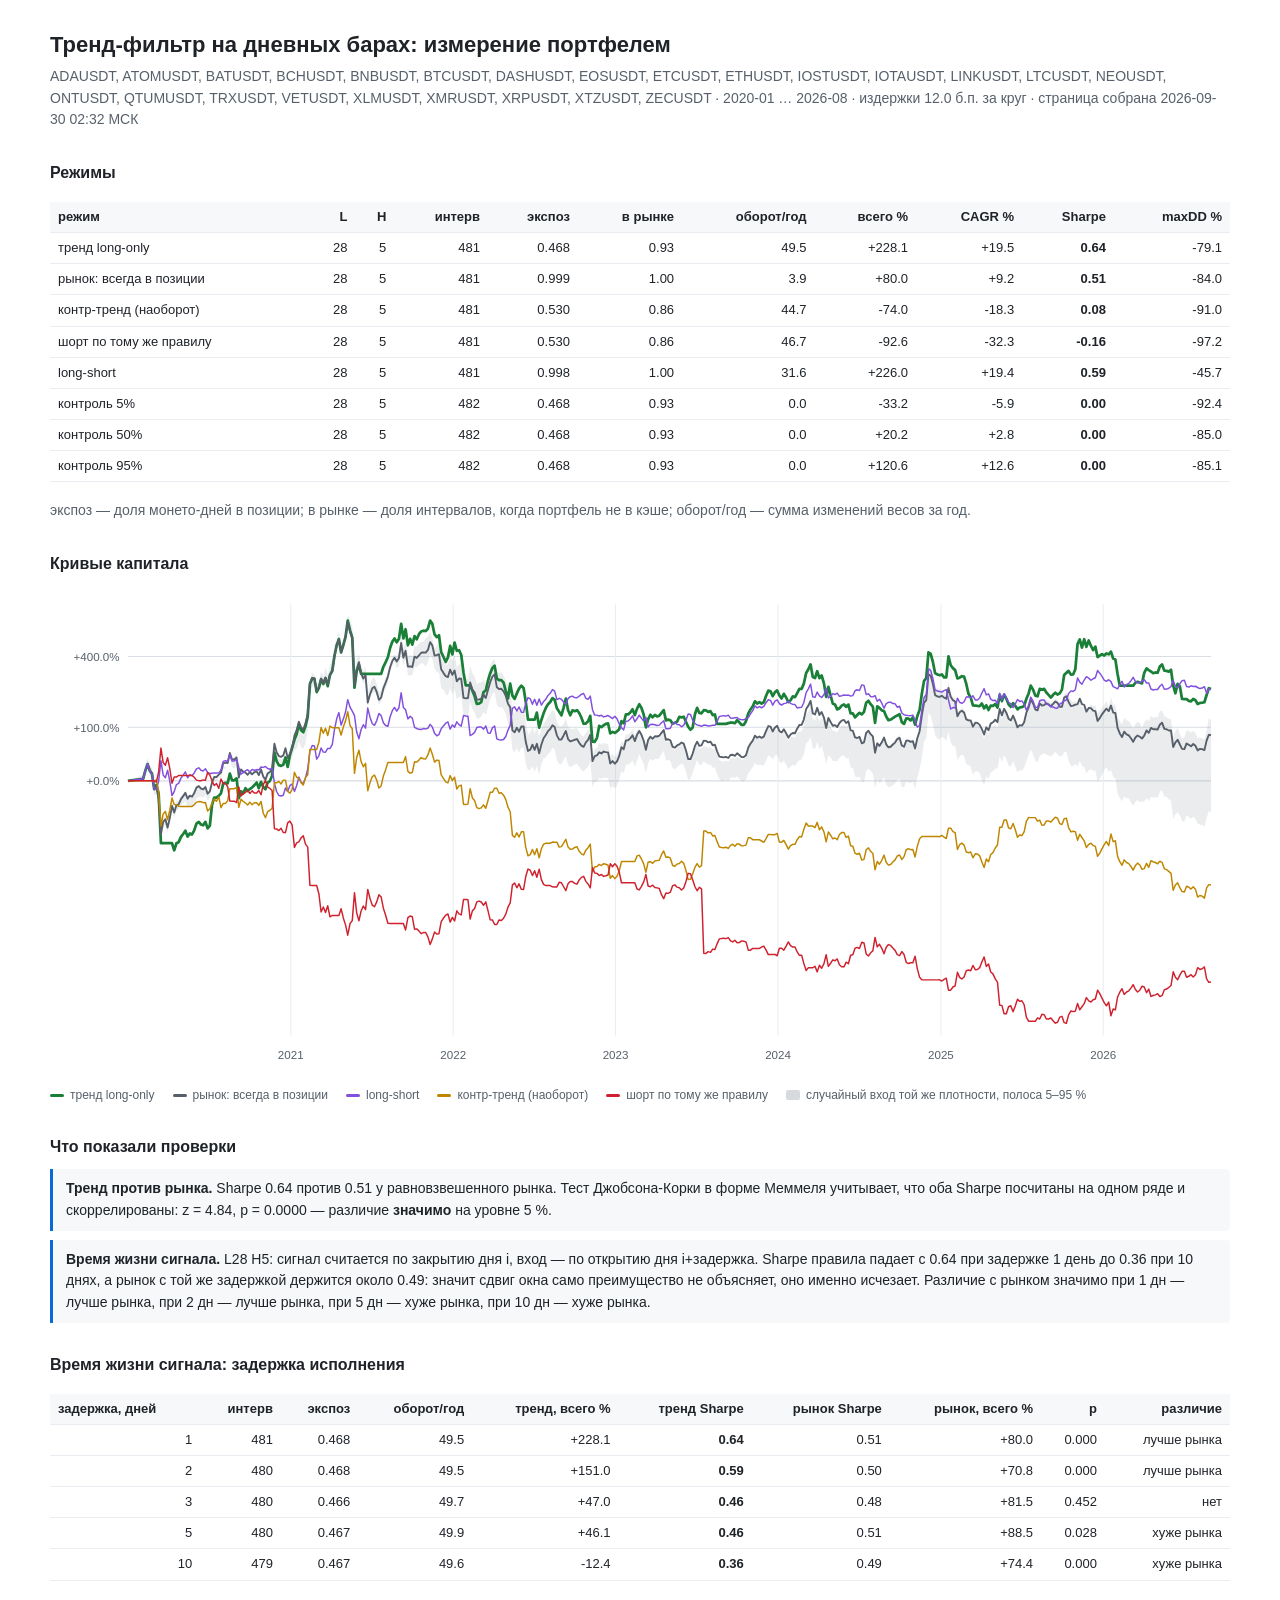
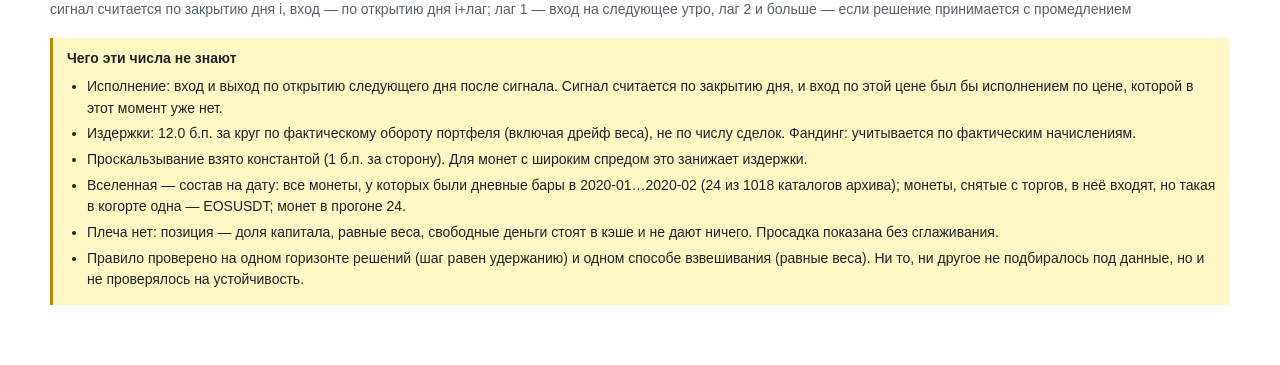
<file: docs/trend-hist.html>
<!DOCTYPE html>
<html lang="ru"><head><meta charset="utf-8">
<meta name="viewport" content="width=device-width, initial-scale=1">
<title>Тренд-фильтр: измерение</title>
<style>
 body { font: 14px/1.55 -apple-system, "Segoe UI", Roboto, sans-serif;
        margin: 0; padding: 28px 20px 60px; background: #fff; color: #1f2328; }
 main { max-width: 1180px; margin: 0 auto; }
 h1 { font-size: 22px; margin: 0 0 4px; }
 h2 { font-size: 16px; margin: 30px 0 10px; }
 .sub { color: #57606a; margin-bottom: 18px; }
 table { border-collapse: collapse; width: 100%; margin: 6px 0 4px;
          font-size: 13px; }
 th, td { padding: 5px 8px; border-bottom: 1px solid #eaeef2;
           text-align: right; white-space: nowrap; }
 th { background: #f6f8fa; font-weight: 600; text-align: right; }
 td.name, th:first-child { text-align: left; }
 .num { font-variant-numeric: tabular-nums; }
 .legend { display: flex; flex-wrap: wrap; gap: 6px 18px; margin: 8px 0 0;
            font-size: 12px; color: #57606a; }
 .key { display: inline-flex; align-items: center; gap: 6px; }
 .key i { width: 14px; height: 3px; border-radius: 2px; display: inline-block; }
 .key i.band { background: #8c959f; opacity: .35; height: 10px; }
 .verdict { background: #f6f8fa; border-left: 3px solid #0969da;
             padding: 9px 13px; margin: 9px 0; border-radius: 0 4px 4px 0; }
 .caveat { background: #fff8c5; border-left: 3px solid #bf8700;
            padding: 10px 14px; border-radius: 0 4px 4px 0; }
 .caveat ul { margin: 6px 0 0; padding-left: 20px; }
 .caveat li { margin: 4px 0; }
 .scroll { overflow-x: auto; }
</style></head><body><main>
<h1>Тренд-фильтр на дневных барах: измерение портфелем</h1>
<div class="sub">ADAUSDT, ATOMUSDT, BATUSDT, BCHUSDT, BNBUSDT, BTCUSDT, DASHUSDT, EOSUSDT, ETCUSDT, ETHUSDT, IOSTUSDT, IOTAUSDT, LINKUSDT, LTCUSDT, NEOUSDT, ONTUSDT, QTUMUSDT, TRXUSDT, VETUSDT, XLMUSDT, XMRUSDT, XRPUSDT, XTZUSDT, ZECUSDT &middot; 2020-01 …
2026-08 &middot; издержки 12.0 б.п. за круг
&middot; страница собрана 2026-09-30 02:32 МСК</div>

<h2>Режимы</h2>
<div class="scroll"><table><thead><tr><th>режим</th><th>L</th><th>H</th><th>интерв</th><th>экспоз</th><th>в рынке</th><th>оборот/год</th><th>всего %</th><th>CAGR %</th><th>Sharpe</th><th>maxDD %</th></tr></thead><tbody><tr><td class="name">тренд long-only</td><td>28</td><td>5</td><td>481</td><td>0.468</td><td>0.93</td><td>49.5</td><td class="num">+228.1</td><td class="num">+19.5</td><td class="num"><b>0.64</b></td><td class="num">-79.1</td></tr><tr><td class="name">рынок: всегда в позиции</td><td>28</td><td>5</td><td>481</td><td>0.999</td><td>1.00</td><td>3.9</td><td class="num">+80.0</td><td class="num">+9.2</td><td class="num"><b>0.51</b></td><td class="num">-84.0</td></tr><tr><td class="name">контр-тренд (наоборот)</td><td>28</td><td>5</td><td>481</td><td>0.530</td><td>0.86</td><td>44.7</td><td class="num">-74.0</td><td class="num">-18.3</td><td class="num"><b>0.08</b></td><td class="num">-91.0</td></tr><tr><td class="name">шорт по тому же правилу</td><td>28</td><td>5</td><td>481</td><td>0.530</td><td>0.86</td><td>46.7</td><td class="num">-92.6</td><td class="num">-32.3</td><td class="num"><b>-0.16</b></td><td class="num">-97.2</td></tr><tr><td class="name">long-short</td><td>28</td><td>5</td><td>481</td><td>0.998</td><td>1.00</td><td>31.6</td><td class="num">+226.0</td><td class="num">+19.4</td><td class="num"><b>0.59</b></td><td class="num">-45.7</td></tr><tr><td class="name">контроль 5%</td><td>28</td><td>5</td><td>482</td><td>0.468</td><td>0.93</td><td>0.0</td><td class="num">-33.2</td><td class="num">-5.9</td><td class="num"><b>0.00</b></td><td class="num">-92.4</td></tr><tr><td class="name">контроль 50%</td><td>28</td><td>5</td><td>482</td><td>0.468</td><td>0.93</td><td>0.0</td><td class="num">+20.2</td><td class="num">+2.8</td><td class="num"><b>0.00</b></td><td class="num">-85.0</td></tr><tr><td class="name">контроль 95%</td><td>28</td><td>5</td><td>482</td><td>0.468</td><td>0.93</td><td>0.0</td><td class="num">+120.6</td><td class="num">+12.6</td><td class="num"><b>0.00</b></td><td class="num">-85.1</td></tr></tbody></table></div>
<p class="sub">экспоз — доля монето-дней в позиции; в рынке — доля интервалов,
когда портфель не в кэше; оборот/год — сумма изменений весов за год.</p>

<h2>Кривые капитала</h2>
<svg viewBox="0 0 1120 460" width="100%" role="img" aria-label="кривые капитала">
<line x1="74" y1="184.0" x2="1102" y2="184.0" stroke="#d8dee4" stroke-width="1"/>
<text x="66" y="188.0" text-anchor="end" font-size="11" fill="#57606a">+0.0%</text>
<line x1="74" y1="133.2" x2="1102" y2="133.2" stroke="#d8dee4" stroke-width="1"/>
<text x="66" y="137.2" text-anchor="end" font-size="11" fill="#57606a">+100.0%</text>
<line x1="74" y1="66.0" x2="1102" y2="66.0" stroke="#d8dee4" stroke-width="1"/>
<text x="66" y="70.0" text-anchor="end" font-size="11" fill="#57606a">+400.0%</text>
<line x1="228.5" y1="16" x2="228.5" y2="426" stroke="#eaeef2" stroke-width="1"/>
<text x="228.5" y="448" text-anchor="middle" font-size="11" fill="#57606a">2021</text>
<line x1="382.7" y1="16" x2="382.7" y2="426" stroke="#eaeef2" stroke-width="1"/>
<text x="382.7" y="448" text-anchor="middle" font-size="11" fill="#57606a">2022</text>
<line x1="536.8" y1="16" x2="536.8" y2="426" stroke="#eaeef2" stroke-width="1"/>
<text x="536.8" y="448" text-anchor="middle" font-size="11" fill="#57606a">2023</text>
<line x1="691.0" y1="16" x2="691.0" y2="426" stroke="#eaeef2" stroke-width="1"/>
<text x="691.0" y="448" text-anchor="middle" font-size="11" fill="#57606a">2024</text>
<line x1="845.6" y1="16" x2="845.6" y2="426" stroke="#eaeef2" stroke-width="1"/>
<text x="845.6" y="448" text-anchor="middle" font-size="11" fill="#57606a">2025</text>
<line x1="999.7" y1="16" x2="999.7" y2="426" stroke="#eaeef2" stroke-width="1"/>
<text x="999.7" y="448" text-anchor="middle" font-size="11" fill="#57606a">2026</text>
<polygon points="74.0,184.0 88.4,178.1 90.5,167.9 92.6,162.5 94.7,168.9 96.8,172.1 98.9,188.5 101.0,186.7 103.1,197.2 105.3,230.1 107.4,219.4 109.5,216.9 111.6,224.7 113.7,215.9 115.8,204.2 117.9,209.7 120.0,202.9 122.1,202.8 124.3,198.2 126.4,196.4 128.5,195.1 130.6,201.2 132.7,197.8 134.8,198.5 136.9,195.3 139.0,188.9 141.2,187.5 143.3,190.0 145.4,190.4 147.5,187.6 149.6,194.5 151.7,194.0 153.8,185.4 155.9,180.2 158.0,181.6 160.2,180.3 162.3,178.4 164.4,169.7 166.5,171.1 168.6,170.0 170.7,162.9 172.8,171.2 174.9,172.6 177.1,168.5 179.2,185.4 181.3,174.8 183.4,176.5 185.5,176.3 187.6,178.2 189.7,174.2 191.8,177.7 193.9,175.4 196.1,174.9 198.2,179.4 200.3,175.0 202.4,181.4 204.5,183.8 206.6,177.4 208.7,175.5 210.8,173.5 213.0,150.1 215.1,158.6 217.2,162.9 219.3,163.5 221.4,163.0 223.5,155.1 225.6,167.8 227.7,164.9 229.8,161.6 232.0,154.4 234.1,154.1 236.2,146.1 238.3,152.1 240.4,153.5 242.5,149.0 244.6,136.0 246.7,101.4 248.9,94.5 251.0,92.2 253.1,101.9 255.2,97.2 257.3,88.5 259.4,92.6 261.5,88.0 263.6,96.6 265.7,87.2 267.9,78.8 270.0,58.2 272.1,46.8 274.2,42.8 276.3,58.0 278.4,50.8 280.5,42.9 282.6,26.3 284.8,30.7 286.9,37.1 289.0,82.9 291.1,69.3 293.2,63.3 295.3,74.5 297.4,80.1 299.5,75.7 301.6,100.5 303.8,92.5 305.9,87.0 308.0,85.7 310.1,91.5 312.2,99.1 314.3,98.6 316.4,92.6 318.5,86.4 320.7,81.3 322.8,73.1 324.9,66.5 327.0,63.8 329.1,65.5 331.2,61.3 333.3,44.8 335.4,58.8 337.5,52.8 339.7,66.5 341.8,64.2 343.9,66.1 346.0,55.9 348.1,56.7 350.2,53.6 352.3,52.1 354.4,52.0 356.6,48.7 358.7,47.0 360.8,42.7 362.9,48.3 365.0,59.0 367.1,54.9 369.2,53.5 371.3,66.9 373.4,70.4 375.6,73.5 377.7,73.5 379.8,65.5 381.9,69.9 384.0,64.0 386.1,76.0 388.2,73.9 390.3,71.2 392.5,88.3 394.6,87.5 396.7,87.6 398.8,74.8 400.9,81.8 403.0,84.8 405.1,92.0 407.2,91.0 409.3,90.7 411.5,88.2 413.6,92.1 415.7,83.3 417.8,74.4 419.9,70.2 422.0,68.2 424.1,80.6 426.2,81.6 428.4,81.1 430.5,84.0 432.6,88.3 434.7,93.9 436.8,98.3 438.9,118.2 441.0,120.0 443.1,114.5 445.2,117.9 447.4,113.4 449.5,113.1 451.6,128.2 453.7,140.3 455.8,138.2 457.9,133.1 460.0,139.0 462.1,132.5 464.3,142.0 466.4,134.6 468.5,129.9 470.6,126.8 472.7,123.0 474.8,120.1 476.9,117.1 479.0,118.3 481.1,127.7 483.3,132.2 485.4,132.6 487.5,129.7 489.6,125.4 491.7,132.4 493.8,134.3 495.9,135.0 498.0,134.2 500.2,133.9 502.3,137.9 504.4,140.7 506.5,142.0 508.6,138.5 510.7,135.7 512.8,131.9 514.9,160.1 517.0,153.5 519.2,153.0 521.3,148.0 523.4,149.5 525.5,148.0 527.6,148.6 529.7,149.2 531.8,160.6 533.9,158.4 536.1,161.2 538.2,158.6 540.3,153.7 542.4,146.1 544.5,148.2 546.6,139.8 548.7,140.0 550.8,138.0 552.9,134.9 555.1,141.3 557.2,135.7 559.3,134.2 561.4,138.7 563.5,142.9 565.6,151.5 567.7,143.3 569.8,139.9 572.0,143.3 574.1,143.3 576.2,142.7 578.3,142.5 580.4,140.6 582.5,137.8 584.6,147.1 586.7,146.7 588.8,147.3 591.0,153.8 593.1,154.7 595.2,151.9 597.3,150.2 599.4,148.1 601.5,148.6 603.6,155.8 605.7,164.3 607.9,163.2 610.0,159.2 612.1,152.6 614.2,149.4 616.3,153.5 618.4,152.9 620.5,151.4 622.6,151.6 624.7,152.5 626.9,152.0 629.0,154.3 631.1,153.8 633.2,159.4 635.3,164.5 637.4,165.3 639.5,165.8 641.6,164.8 643.8,165.7 645.9,163.3 648.0,162.4 650.1,163.3 652.2,161.1 654.3,162.2 656.4,163.9 658.5,163.6 660.6,161.6 662.8,153.2 664.9,149.7 667.0,147.0 669.1,142.6 671.2,144.3 673.3,142.9 675.4,143.6 677.5,140.1 679.6,135.1 681.8,133.4 683.9,135.4 686.0,139.8 688.1,136.3 690.2,135.5 692.3,138.8 694.4,140.4 696.5,137.2 698.7,142.0 700.8,145.9 702.9,142.4 705.0,142.2 707.1,143.0 709.2,138.5 711.3,137.5 713.4,136.8 715.5,132.1 717.7,121.1 719.8,118.7 721.9,113.8 724.0,124.7 726.1,127.0 728.2,121.1 730.3,127.5 732.4,124.5 734.6,127.3 736.7,136.8 738.8,128.8 740.9,132.5 743.0,136.4 745.1,136.7 747.2,138.1 749.3,133.8 751.4,131.5 753.6,131.0 755.7,133.0 757.8,130.9 759.9,137.8 762.0,138.5 764.1,143.9 766.2,144.5 768.3,143.1 770.5,148.1 772.6,148.4 774.7,138.9 776.8,137.1 778.9,140.3 781.0,142.0 783.1,157.9 785.2,149.9 787.3,151.4 789.5,147.3 791.6,140.9 793.7,148.4 795.8,151.1 797.9,150.3 800.0,147.6 802.1,145.3 804.2,141.8 806.4,140.4 808.5,148.7 810.6,149.6 812.7,144.0 814.8,144.8 816.9,145.6 819.0,144.9 821.1,152.2 823.2,141.1 825.4,135.3 827.5,120.8 829.6,104.1 831.7,97.8 833.8,73.8 835.9,77.7 838.0,84.4 840.1,97.5 842.3,96.2 844.4,97.1 846.5,97.5 848.6,99.1 850.7,100.8 852.8,90.9 854.9,101.2 857.0,104.4 859.1,105.5 861.3,119.8 863.4,116.3 865.5,114.4 867.6,116.5 869.7,123.1 871.8,124.6 873.9,127.1 876.0,132.2 878.2,129.5 880.3,130.2 882.4,132.5 884.5,138.7 886.6,143.7 888.7,136.4 890.8,139.7 892.9,133.4 895.0,132.7 897.2,131.1 899.3,133.6 901.4,120.6 903.5,125.2 905.6,117.5 907.7,120.7 909.8,127.2 911.9,129.6 914.1,124.1 916.2,128.5 918.3,134.1 920.4,131.9 922.5,132.8 924.6,129.6 926.7,119.1 928.8,114.5 930.9,104.6 933.1,107.8 935.2,112.1 937.3,113.4 939.4,108.5 941.5,108.2 943.6,107.3 945.7,107.7 947.8,107.4 950.0,110.3 952.1,108.6 954.2,105.6 956.3,107.0 958.4,111.4 960.5,112.3 962.6,102.0 964.7,99.6 966.8,103.1 969.0,107.6 971.1,109.3 973.2,107.7 975.3,113.8 977.4,108.4 979.5,113.7 981.6,114.4 983.7,119.4 985.9,113.4 988.0,111.6 990.1,112.9 992.2,112.5 994.3,119.7 996.4,117.4 998.5,114.8 1000.6,112.0 1002.7,108.4 1004.9,113.2 1007.0,104.4 1009.1,111.6 1011.2,111.8 1013.3,123.7 1015.4,127.2 1017.5,130.4 1019.6,123.8 1021.8,126.5 1023.9,127.3 1026.0,130.3 1028.1,134.4 1030.2,130.3 1032.3,128.0 1034.4,129.4 1036.5,133.8 1038.6,128.5 1040.8,125.2 1042.9,127.2 1045.0,122.4 1047.1,124.0 1049.2,123.4 1051.3,123.7 1053.4,118.0 1055.5,116.9 1057.7,122.8 1059.8,123.7 1061.9,125.3 1064.0,124.9 1066.1,142.5 1068.2,136.6 1070.3,133.9 1072.4,139.5 1074.5,143.7 1076.7,142.5 1078.8,135.8 1080.9,136.9 1083.0,137.9 1085.1,136.4 1087.2,138.4 1089.3,143.4 1091.4,143.1 1093.6,143.6 1095.7,144.8 1097.8,136.6 1099.9,124.7 1102.0,126.0 1102.0,213.6 1099.9,212.5 1097.8,219.8 1095.7,227.9 1093.6,225.9 1091.4,225.5 1089.3,224.8 1087.2,220.0 1085.1,218.0 1083.0,220.0 1080.9,218.5 1078.8,216.7 1076.7,222.7 1074.5,222.1 1072.4,216.9 1070.3,213.5 1068.2,215.6 1066.1,220.1 1064.0,202.9 1061.9,201.4 1059.8,199.1 1057.7,199.1 1055.5,192.8 1053.4,194.5 1051.3,200.1 1049.2,199.5 1047.1,200.0 1045.0,199.2 1042.9,203.2 1040.8,200.3 1038.6,203.5 1036.5,203.7 1034.4,204.4 1032.3,202.2 1030.2,204.1 1028.1,207.7 1026.0,204.6 1023.9,200.5 1021.8,200.5 1019.6,198.9 1017.5,203.3 1015.4,200.3 1013.3,196.2 1011.2,181.6 1009.1,180.4 1007.0,173.4 1004.9,175.6 1002.7,170.8 1000.6,173.9 998.5,178.3 996.4,182.2 994.3,185.3 992.2,174.0 990.1,174.4 988.0,172.9 985.9,173.9 983.7,176.9 981.6,171.1 979.5,169.9 977.4,164.8 975.3,170.6 973.2,167.7 971.1,170.2 969.0,170.1 966.8,165.0 964.7,155.9 962.6,156.8 960.5,160.2 958.4,160.9 956.3,158.4 954.2,156.7 952.1,159.1 950.0,161.0 947.8,159.9 945.7,159.0 943.6,157.9 941.5,159.0 939.4,160.3 937.3,166.3 935.2,164.6 933.1,159.0 930.9,154.3 928.8,159.5 926.7,165.3 924.6,171.6 922.5,174.7 920.4,173.6 918.3,176.0 916.2,170.5 914.1,165.5 911.9,170.7 909.8,169.4 907.7,163.6 905.6,159.2 903.5,166.3 901.4,160.6 899.3,172.3 897.2,172.3 895.0,174.8 892.9,175.8 890.8,182.2 888.7,179.4 886.6,187.9 884.5,182.9 882.4,176.8 880.3,175.0 878.2,175.0 876.0,178.3 873.9,170.6 871.8,169.0 869.7,168.2 867.6,160.7 865.5,159.1 863.4,161.0 861.3,164.3 859.1,150.9 857.0,150.8 854.9,147.2 852.8,137.7 850.7,146.0 848.6,143.6 846.5,142.1 844.4,144.8 842.3,143.8 840.1,140.5 838.0,130.1 835.9,122.2 833.8,119.5 831.7,143.5 829.6,146.3 827.5,162.1 825.4,173.1 823.2,181.1 821.1,191.5 819.0,184.8 816.9,185.8 814.8,185.7 812.7,184.4 810.6,190.3 808.5,189.6 806.4,181.9 804.2,183.5 802.1,186.5 800.0,188.2 797.9,189.6 795.8,189.8 793.7,187.3 791.6,180.5 789.5,184.2 787.3,186.2 785.2,182.7 783.1,191.0 781.0,176.9 778.9,174.7 776.8,172.4 774.7,175.0 772.6,185.0 770.5,185.0 768.3,180.1 766.2,180.8 764.1,179.8 762.0,171.7 759.9,171.3 757.8,161.7 755.7,163.3 753.6,159.7 751.4,160.2 749.3,162.2 747.2,165.6 745.1,164.9 743.0,165.2 740.9,161.8 738.8,159.4 736.7,167.9 734.6,158.4 732.4,151.0 730.3,153.9 728.2,146.9 726.1,153.8 724.0,153.3 721.9,142.1 719.8,146.6 717.7,148.6 715.5,158.8 713.4,163.8 711.3,164.2 709.2,166.6 707.1,169.8 705.0,168.7 702.9,170.5 700.8,172.8 698.7,169.0 696.5,164.5 694.4,167.5 692.3,165.6 690.2,159.5 688.1,159.9 686.0,163.4 683.9,161.1 681.8,159.8 679.6,165.0 677.5,169.4 675.4,169.2 673.3,168.4 671.2,169.3 669.1,166.9 667.0,171.1 664.9,174.0 662.8,177.0 660.6,183.0 658.5,184.5 656.4,184.3 654.3,182.3 652.2,179.6 650.1,181.2 648.0,180.4 645.9,181.0 643.8,184.3 641.6,182.7 639.5,184.2 637.4,183.8 635.3,182.6 633.2,177.9 631.1,171.0 629.0,171.9 626.9,168.4 624.7,168.6 622.6,166.9 620.5,165.6 618.4,168.5 616.3,169.0 614.2,164.3 612.1,170.1 610.0,176.1 607.9,182.2 605.7,182.9 603.6,175.3 601.5,168.9 599.4,167.2 597.3,169.5 595.2,171.0 593.1,172.9 591.0,172.1 588.8,165.1 586.7,164.1 584.6,164.7 582.5,155.5 580.4,158.4 578.3,162.5 576.2,163.6 574.1,163.1 572.0,164.9 569.8,163.0 567.7,167.2 565.6,176.6 563.5,167.9 561.4,163.4 559.3,158.9 557.2,164.9 555.1,170.5 552.9,164.6 550.8,167.2 548.7,168.7 546.6,168.8 544.5,177.0 542.4,174.4 540.3,182.8 538.2,188.6 536.1,191.2 533.9,188.8 531.8,191.6 529.7,181.5 527.6,181.2 525.5,180.9 523.4,182.1 521.3,181.3 519.2,184.8 517.0,185.2 514.9,189.9 512.8,165.5 510.7,170.5 508.6,172.4 506.5,175.2 504.4,173.9 502.3,170.7 500.2,168.0 498.0,168.4 495.9,169.8 493.8,171.2 491.7,168.4 489.6,160.7 487.5,163.9 485.4,168.2 483.3,168.0 481.1,163.9 479.0,154.3 476.9,152.6 474.8,156.6 472.7,158.8 470.6,161.8 468.5,162.6 466.4,168.5 464.3,178.1 462.1,169.6 460.0,175.1 457.9,170.3 455.8,173.3 453.7,174.0 451.6,167.7 449.5,152.3 447.4,152.4 445.2,157.5 443.1,152.9 441.0,156.9 438.9,154.7 436.8,132.3 434.7,129.2 432.6,120.3 430.5,116.0 428.4,113.6 426.2,114.6 424.1,111.6 422.0,99.6 419.9,101.6 417.8,106.6 415.7,114.0 413.6,121.4 411.5,118.5 409.3,123.2 407.2,124.8 405.1,125.1 403.0,118.6 400.9,115.7 398.8,108.7 396.7,124.2 394.6,123.4 392.5,121.7 390.3,103.6 388.2,104.7 386.1,106.6 384.0,96.5 381.9,102.0 379.8,95.9 377.7,102.9 375.6,101.8 373.4,97.6 371.3,96.2 369.2,81.3 367.1,81.0 365.0,77.2 362.9,68.2 360.8,64.3 358.7,71.7 356.6,75.6 354.4,72.7 352.3,72.4 350.2,74.1 348.1,76.1 346.0,75.4 343.9,83.6 341.8,84.3 339.7,83.6 337.5,68.1 335.4,75.0 333.3,62.2 331.2,75.0 329.1,77.2 327.0,70.6 324.9,75.3 322.8,80.8 320.7,90.8 318.5,96.5 316.4,101.1 314.3,109.4 312.2,111.3 310.1,102.9 308.0,99.7 305.9,101.1 303.8,104.6 301.6,113.6 299.5,89.5 297.4,91.9 295.3,86.2 293.2,74.7 291.1,83.1 289.0,96.7 286.9,52.8 284.8,46.3 282.6,38.4 280.5,51.1 278.4,58.1 276.3,64.3 274.2,46.9 272.1,46.4 270.0,54.9 267.9,70.2 265.7,74.3 263.6,83.6 261.5,76.3 259.4,84.6 257.3,80.3 255.2,89.0 253.1,92.8 251.0,82.9 248.9,81.1 246.7,89.1 244.6,123.1 242.5,132.1 240.4,140.9 238.3,138.7 236.2,136.2 234.1,145.1 232.0,145.9 229.8,157.2 227.7,165.9 225.6,168.8 223.5,157.4 221.4,166.6 219.3,167.8 217.2,166.0 215.1,162.0 213.0,153.5 210.8,175.7 208.7,178.7 206.6,179.5 204.5,186.6 202.4,184.1 200.3,175.9 198.2,180.1 196.1,177.0 193.9,176.0 191.8,178.2 189.7,176.5 187.6,179.0 185.5,177.0 183.4,176.4 181.3,174.0 179.2,179.3 177.1,158.7 174.9,161.8 172.8,163.3 170.7,158.1 168.6,169.3 166.5,172.6 164.4,172.8 162.3,181.3 160.2,180.6 158.0,184.3 155.9,183.6 153.8,188.0 151.7,199.6 149.6,202.9 147.5,197.0 145.4,200.2 143.3,198.7 141.2,199.4 139.0,200.9 136.9,206.7 134.8,209.4 132.7,207.6 130.6,209.4 128.5,202.8 126.4,205.2 124.3,207.4 122.1,210.9 120.0,212.1 117.9,218.9 115.8,212.4 113.7,224.3 111.6,232.8 109.5,225.3 107.4,228.7 105.3,238.0 103.1,207.0 101.0,195.9 98.9,197.8 96.8,180.6 94.7,179.1 92.6,170.2 90.5,176.4 88.4,184.7 74.0,184.0" fill="#8c959f" opacity="0.18"/>
<polyline points="74.0,184.0 88.4,182.1 90.5,174.3 92.6,168.1 94.7,174.3 96.8,177.1 98.9,191.8 101.0,187.9 103.1,195.9 105.3,243.2 107.4,243.2 109.5,243.2 111.6,243.2 113.7,243.2 115.8,243.2 117.9,249.9 120.0,243.2 122.1,242.2 124.3,237.2 126.4,234.4 128.5,231.3 130.6,236.9 132.7,233.9 134.8,234.9 136.9,230.9 139.0,224.6 141.2,223.0 143.3,225.4 145.4,226.2 147.5,222.9 149.6,229.0 151.7,226.4 153.8,206.8 155.9,199.8 158.0,199.9 160.2,198.2 162.3,195.8 164.4,186.6 166.5,185.8 168.6,186.4 170.7,177.2 172.8,183.5 174.9,183.5 177.1,181.6 179.2,200.5 181.3,193.9 183.4,195.9 185.5,191.0 187.6,193.6 189.7,191.8 191.8,190.3 193.9,188.2 196.1,185.6 198.2,190.9 200.3,184.9 202.4,189.8 204.5,191.9 206.6,185.6 208.7,184.2 210.8,179.2 213.0,157.2 215.1,165.3 217.2,169.1 219.3,169.8 221.4,168.7 223.5,161.8 225.6,170.8 227.7,159.7 229.8,152.4 232.0,145.1 234.1,139.7 236.2,130.4 238.3,136.0 240.4,137.9 242.5,132.0 244.6,123.0 246.7,92.0 248.9,86.8 251.0,87.2 253.1,99.7 255.2,96.0 257.3,87.7 259.4,92.1 261.5,86.6 263.6,94.1 265.7,83.6 267.9,79.7 270.0,65.4 272.1,55.2 274.2,49.3 276.3,62.1 278.4,55.2 280.5,47.4 282.6,32.0 284.8,41.1 286.9,48.1 289.0,95.6 291.1,79.8 293.2,73.9 295.3,82.4 297.4,82.5 299.5,82.5 301.6,82.5 303.8,82.5 305.9,82.5 308.0,82.5 310.1,82.5 312.2,82.5 314.3,82.5 316.4,75.7 318.5,71.6 320.7,66.7 322.8,57.9 324.9,51.9 327.0,48.8 329.1,52.4 331.2,49.1 333.3,34.9 335.4,48.8 337.5,40.1 339.7,55.3 341.8,49.2 343.9,54.7 346.0,46.6 348.1,49.6 350.2,44.8 352.3,42.2 354.4,41.5 356.6,41.8 358.7,39.6 360.8,31.9 362.9,35.0 365.0,45.0 367.1,47.6 369.2,45.8 371.3,61.8 373.4,66.2 375.6,71.1 377.7,66.8 379.8,55.9 381.9,64.0 384.0,52.7 386.1,60.5 388.2,60.0 390.3,64.3 392.5,81.4 394.6,93.3 396.7,93.3 398.8,93.3 400.9,98.4 403.0,103.5 405.1,110.9 407.2,110.6 409.3,109.3 411.5,99.7 413.6,98.2 415.7,89.0 417.8,82.0 419.9,76.8 422.0,74.7 424.1,86.9 426.2,88.4 428.4,88.3 430.5,90.8 432.6,98.9 434.7,105.8 436.8,91.8 438.9,103.1 441.0,106.2 443.1,101.0 445.2,96.4 447.4,93.7 449.5,95.9 451.6,109.1 453.7,125.9 455.8,125.9 457.9,125.9 460.0,125.9 462.1,119.2 464.3,133.4 466.4,126.2 468.5,119.8 470.6,114.8 472.7,111.2 474.8,109.2 476.9,105.5 479.0,107.1 481.1,115.1 483.3,118.5 485.4,121.8 487.5,114.4 489.6,105.9 491.7,116.8 493.8,121.7 495.9,117.1 498.0,117.9 500.2,116.9 502.3,119.6 504.4,124.1 506.5,129.8 508.6,129.6 510.7,127.5 512.8,122.3 514.9,146.8 517.0,146.9 519.2,143.2 521.3,131.8 523.4,133.0 525.5,131.2 527.6,129.9 529.7,129.5 531.8,139.0 533.9,137.6 536.1,138.4 538.2,137.0 540.3,135.0 542.4,127.3 544.5,129.4 546.6,121.0 548.7,120.9 550.8,119.1 552.9,116.1 555.1,121.6 557.2,115.4 559.3,111.3 561.4,114.9 563.5,121.0 565.6,133.2 567.7,125.7 569.8,121.3 572.0,123.7 574.1,121.4 576.2,122.9 578.3,122.1 580.4,119.5 582.5,116.9 584.6,126.6 586.7,125.9 588.8,126.5 591.0,129.7 593.1,128.8 595.2,127.9 597.3,123.2 599.4,123.8 601.5,123.1 603.6,127.9 605.7,132.6 607.9,135.5 610.0,133.4 612.1,121.0 614.2,114.7 616.3,119.5 618.4,119.9 620.5,116.9 622.6,117.1 624.7,118.6 626.9,117.8 629.0,121.6 631.1,121.0 633.2,129.9 635.3,129.9 637.4,129.9 639.5,129.9 641.6,129.9 643.8,129.2 645.9,128.8 648.0,128.8 650.1,129.3 652.2,126.4 654.3,128.4 656.4,130.9 658.5,130.9 660.6,127.4 662.8,119.9 664.9,116.2 667.0,113.2 669.1,108.5 671.2,110.6 673.3,109.3 675.4,110.6 677.5,109.4 679.6,103.4 681.8,98.4 683.9,99.1 686.0,103.6 688.1,99.8 690.2,98.2 692.3,103.0 694.4,105.8 696.5,101.4 698.7,104.9 700.8,109.2 702.9,107.5 705.0,103.8 707.1,104.6 709.2,100.8 711.3,96.8 713.4,96.7 715.5,91.7 717.7,81.6 719.8,78.1 721.9,73.5 724.0,85.5 726.1,86.4 728.2,79.9 730.3,86.5 732.4,84.0 734.6,91.5 736.7,104.3 738.8,94.8 740.9,102.9 743.0,110.8 745.1,111.6 747.2,116.2 749.3,115.1 751.4,112.6 753.6,111.5 755.7,113.7 757.8,111.6 759.9,120.0 762.0,119.9 764.1,123.8 766.2,121.5 768.3,119.4 770.5,120.9 772.6,118.5 774.7,109.8 776.8,107.9 778.9,111.2 781.0,113.6 783.1,129.0 785.2,113.3 787.3,114.8 789.5,117.1 791.6,117.7 793.7,123.0 795.8,126.4 797.9,125.9 800.0,124.5 802.1,123.0 804.2,121.9 806.4,120.8 808.5,128.2 810.6,129.9 812.7,124.8 814.8,125.0 816.9,126.6 819.0,123.7 821.1,130.7 823.2,122.7 825.4,116.6 827.5,101.3 829.6,89.1 831.7,86.5 833.8,62.0 835.9,63.4 838.0,71.1 840.1,81.8 842.3,83.1 844.4,83.7 846.5,83.0 848.6,85.7 850.7,85.7 852.8,65.8 854.9,74.3 857.0,77.0 859.1,78.9 861.3,86.7 863.4,86.1 865.5,84.7 867.6,85.1 869.7,92.0 871.8,101.4 873.9,104.8 876.0,112.4 878.2,112.5 880.3,112.9 882.4,113.0 884.5,110.6 886.6,115.2 888.7,112.3 890.8,116.7 892.9,112.6 895.0,112.8 897.2,111.0 899.3,114.4 901.4,102.3 903.5,108.3 905.6,102.1 907.7,105.9 909.8,111.4 911.9,113.6 914.1,110.3 916.2,112.8 918.3,116.1 920.4,114.4 922.5,114.0 924.6,112.9 926.7,106.2 928.8,101.3 930.9,93.6 933.1,97.5 935.2,103.1 937.3,103.7 939.4,96.7 941.5,97.4 943.6,96.7 945.7,100.2 947.8,102.4 950.0,104.9 952.1,102.3 954.2,100.3 956.3,102.1 958.4,101.0 960.5,97.4 962.6,83.5 964.7,81.5 966.8,79.6 969.0,83.2 971.1,83.0 973.2,78.1 975.3,54.1 977.4,49.8 979.5,57.5 981.6,49.6 983.7,56.8 985.9,50.7 988.0,55.9 990.1,59.8 992.2,56.6 994.3,66.5 996.4,65.1 998.5,63.7 1000.6,65.0 1002.7,63.1 1004.9,63.9 1007.0,61.3 1009.1,67.9 1011.2,68.8 1013.3,82.5 1015.4,93.7 1017.5,93.7 1019.6,93.7 1021.8,93.7 1023.9,93.7 1026.0,93.7 1028.1,93.7 1030.2,90.9 1032.3,90.0 1034.4,90.9 1036.5,91.4 1038.6,81.5 1040.8,77.3 1042.9,78.9 1045.0,80.2 1047.1,81.8 1049.2,81.1 1051.3,81.4 1053.4,75.5 1055.5,73.5 1057.7,79.4 1059.8,79.6 1061.9,80.3 1064.0,78.6 1066.1,93.7 1068.2,100.9 1070.3,91.9 1072.4,94.2 1074.5,106.3 1076.7,106.4 1078.8,106.4 1080.9,108.1 1083.0,108.6 1085.1,106.2 1087.2,107.5 1089.3,111.1 1091.4,110.1 1093.6,109.8 1095.7,109.4 1097.8,102.5 1099.9,96.1 1102.0,96.9" fill="none" stroke="#1a7f37" stroke-width="2.6" stroke-linejoin="round"/>
<polyline points="74.0,184.0 88.4,182.1 90.5,174.3 92.6,168.1 94.7,174.3 96.8,177.1 98.9,191.8 101.0,190.2 103.1,201.1 105.3,234.4 107.4,222.9 109.5,220.5 111.6,228.4 113.7,219.3 115.8,207.7 117.9,214.1 120.0,207.2 122.1,206.3 124.3,201.3 126.4,198.5 128.5,195.4 130.6,201.0 132.7,198.0 134.8,199.0 136.9,195.6 139.0,190.4 141.2,189.0 143.3,191.4 145.4,192.1 147.5,189.9 149.6,196.2 151.7,194.0 153.8,185.5 155.9,180.3 158.0,180.5 160.2,178.1 162.3,176.2 164.4,167.4 166.5,166.7 168.6,167.0 170.7,157.5 172.8,163.7 174.9,163.7 177.1,161.9 179.2,180.8 181.3,173.2 183.4,175.3 185.5,176.2 187.6,178.2 189.7,175.6 191.8,177.8 193.9,175.8 196.1,174.9 198.2,178.5 200.3,173.2 202.4,179.8 204.5,182.9 206.6,176.9 208.7,175.6 210.8,172.4 213.0,148.8 215.1,156.9 217.2,160.5 219.3,161.2 221.4,159.9 223.5,153.0 225.6,162.4 227.7,158.5 229.8,153.4 232.0,141.0 234.1,135.9 236.2,127.9 238.3,133.3 240.4,135.3 242.5,129.3 244.6,120.5 246.7,91.5 248.9,86.2 251.0,86.7 253.1,99.1 255.2,95.3 257.3,86.8 259.4,91.1 261.5,86.0 263.6,93.1 265.7,83.3 267.9,80.0 270.0,65.7 272.1,55.4 274.2,49.6 276.3,62.1 278.4,55.1 280.5,47.5 282.6,33.1 284.8,42.6 286.9,48.2 289.0,93.3 291.1,78.0 293.2,71.3 295.3,81.9 297.4,86.9 299.5,83.7 301.6,109.7 303.8,101.8 305.9,96.2 308.0,94.7 310.1,99.6 312.2,107.1 314.3,105.0 316.4,96.3 318.5,91.0 320.7,85.0 322.8,76.2 324.9,70.2 327.0,67.1 329.1,70.7 331.2,67.3 333.3,53.2 335.4,67.1 337.5,60.6 339.7,75.5 341.8,75.4 343.9,75.9 346.0,66.1 348.1,67.3 350.2,65.0 352.3,62.4 354.4,62.0 356.6,62.3 358.7,59.7 360.8,52.3 362.9,55.6 365.0,65.0 367.1,64.6 369.2,63.8 371.3,78.1 373.4,81.5 375.6,84.7 377.7,85.5 379.8,78.4 381.9,83.3 384.0,79.3 386.1,89.5 388.2,86.9 390.3,87.1 392.5,105.2 394.6,105.7 396.7,105.4 398.8,90.7 400.9,97.4 403.0,99.9 405.1,106.8 407.2,106.9 409.3,105.9 411.5,102.4 413.6,105.3 415.7,97.8 417.8,90.3 419.9,85.1 422.0,82.9 424.1,95.1 426.2,96.8 428.4,96.6 430.5,99.0 432.6,103.4 434.7,110.7 436.8,114.1 438.9,136.1 441.0,137.9 443.1,133.6 445.2,137.3 447.4,132.4 449.5,132.4 451.6,147.2 453.7,155.6 455.8,154.5 457.9,149.7 460.0,154.6 462.1,148.8 464.3,157.9 466.4,149.5 468.5,143.6 470.6,140.5 472.7,136.8 474.8,134.8 476.9,131.2 479.0,132.8 481.1,140.8 483.3,144.9 485.4,144.7 487.5,140.9 489.6,136.7 491.7,144.3 493.8,146.6 495.9,145.9 498.0,145.0 500.2,144.3 502.3,147.9 504.4,150.6 506.5,151.7 508.6,147.4 510.7,145.1 512.8,140.3 514.9,165.2 517.0,160.5 519.2,159.8 521.3,156.9 523.4,158.0 525.5,156.2 527.6,156.7 529.7,157.0 531.8,167.5 533.9,165.2 536.1,167.7 538.2,165.4 540.3,160.4 542.4,152.0 544.5,154.0 546.6,145.6 548.7,145.5 550.8,143.7 552.9,140.7 555.1,146.3 557.2,140.3 559.3,136.7 561.4,140.3 563.5,145.9 565.6,154.6 567.7,145.2 569.8,142.2 572.0,144.0 574.1,141.7 576.2,141.9 578.3,141.2 580.4,138.5 582.5,135.8 584.6,145.0 586.7,144.5 588.8,145.5 591.0,151.7 593.1,152.5 595.2,150.4 597.3,149.4 599.4,147.6 601.5,148.7 603.6,155.0 605.7,163.3 607.9,163.3 610.0,158.1 612.1,151.1 614.2,146.8 616.3,150.7 618.4,150.3 620.5,145.8 622.6,146.0 624.7,147.5 626.9,146.8 629.0,150.3 631.1,149.7 633.2,156.0 635.3,161.0 637.4,161.4 639.5,161.7 641.6,161.3 643.8,162.3 645.9,159.5 648.0,159.2 650.1,160.3 652.2,157.8 654.3,159.5 656.4,161.5 658.5,161.4 660.6,159.7 662.8,152.3 664.9,148.6 667.0,145.8 669.1,141.1 671.2,143.1 673.3,141.9 675.4,143.2 677.5,142.0 679.6,136.8 681.8,132.0 683.9,132.6 686.0,137.2 688.1,133.3 690.2,131.8 692.3,136.8 694.4,138.1 696.5,135.0 698.7,138.8 700.8,143.0 702.9,140.0 705.0,138.6 707.1,138.8 709.2,134.5 711.3,131.0 713.4,130.9 715.5,125.8 717.7,115.9 719.8,112.6 721.9,108.1 724.0,120.0 726.1,121.0 728.2,114.7 730.3,121.4 732.4,118.7 734.6,123.9 736.7,133.8 738.8,124.2 740.9,128.1 743.0,131.7 745.1,131.1 747.2,132.9 749.3,129.1 751.4,126.9 753.6,126.2 755.7,129.1 757.8,127.4 759.9,136.1 762.0,136.4 764.1,142.7 766.2,143.3 768.3,142.2 770.5,148.3 772.6,147.5 774.7,138.4 776.8,136.4 778.9,139.7 781.0,141.8 783.1,157.3 785.2,148.3 787.3,150.8 789.5,147.4 791.6,142.9 793.7,149.4 795.8,152.2 797.9,151.6 800.0,149.5 802.1,147.7 804.2,144.3 806.4,143.2 808.5,150.4 810.6,151.6 812.7,145.8 814.8,145.8 816.9,147.0 819.0,146.3 821.1,153.2 823.2,143.6 825.4,136.9 827.5,122.1 829.6,109.9 831.7,107.3 833.8,82.8 835.9,84.2 838.0,91.9 840.1,102.6 842.3,103.9 844.4,104.3 846.5,103.3 848.6,105.0 850.7,106.1 852.8,95.8 854.9,104.2 857.0,107.4 859.1,108.7 861.3,122.8 863.4,118.9 865.5,117.4 867.6,119.1 869.7,125.7 871.8,126.6 873.9,126.7 876.0,132.6 878.2,128.8 880.3,129.0 882.4,130.9 884.5,134.9 886.6,140.0 888.7,133.2 890.8,136.0 892.9,129.7 895.0,128.4 897.2,126.0 899.3,128.3 901.4,115.8 903.5,121.8 905.6,115.6 907.7,119.3 909.8,125.0 911.9,126.8 914.1,122.0 916.2,127.1 918.3,133.2 920.4,131.1 922.5,131.6 924.6,128.4 926.7,119.3 928.8,114.5 930.9,106.7 933.1,110.6 935.2,116.3 937.3,117.1 939.4,110.6 941.5,112.5 943.6,112.1 945.7,110.4 947.8,111.3 950.0,113.4 952.1,110.9 954.2,108.7 956.3,110.0 958.4,113.7 960.5,113.6 962.6,105.0 964.7,103.7 966.8,109.1 969.0,113.1 971.1,112.6 973.2,111.6 975.3,111.3 977.4,106.0 979.5,111.2 981.6,111.8 983.7,118.3 985.9,114.8 988.0,115.0 990.1,117.4 992.2,117.8 994.3,127.2 996.4,124.4 998.5,120.9 1000.6,118.0 1002.7,115.5 1004.9,117.8 1007.0,112.5 1009.1,119.2 1011.2,119.6 1013.3,133.8 1015.4,139.0 1017.5,142.4 1019.6,137.3 1021.8,139.8 1023.9,140.9 1026.0,143.6 1028.1,147.0 1030.2,142.9 1032.3,140.9 1034.4,142.2 1036.5,143.9 1038.6,141.1 1040.8,136.2 1042.9,138.4 1045.0,133.7 1047.1,135.0 1049.2,135.0 1051.3,135.4 1053.4,130.7 1055.5,128.8 1057.7,134.6 1059.8,135.0 1061.9,136.2 1064.0,136.2 1066.1,151.9 1068.2,147.4 1070.3,145.0 1072.4,149.5 1074.5,153.6 1076.7,153.9 1078.8,148.5 1080.9,149.8 1083.0,151.2 1085.1,149.0 1087.2,150.7 1089.3,155.1 1091.4,153.6 1093.6,153.9 1095.7,154.8 1097.8,145.8 1099.9,140.2 1102.0,140.9" fill="none" stroke="#57606a" stroke-width="1.8" stroke-linejoin="round"/>
<polyline points="74.0,184.0 88.4,182.1 90.5,174.3 92.6,168.1 94.7,174.3 96.8,177.1 98.9,191.8 101.0,192.0 103.1,184.5 105.3,164.8 107.4,178.4 109.5,181.0 111.6,173.9 113.7,184.2 115.8,198.0 117.9,194.2 120.0,187.5 122.1,186.4 124.3,181.4 126.4,178.6 128.5,175.5 130.6,181.1 132.7,178.1 134.8,179.1 136.9,176.5 139.0,172.7 141.2,171.6 143.3,174.0 145.4,174.6 147.5,172.5 149.6,176.1 151.7,177.1 153.8,176.7 155.9,176.6 158.0,176.6 160.2,176.4 162.3,173.7 164.4,165.5 166.5,164.8 168.6,165.6 170.7,158.9 172.8,165.1 174.9,165.1 177.1,163.6 179.2,171.0 181.3,177.6 183.4,176.2 185.5,174.5 187.6,173.4 189.7,175.6 191.8,173.2 193.9,174.0 196.1,173.3 198.2,173.7 200.3,170.9 202.4,171.2 204.5,170.4 206.6,172.3 208.7,173.0 210.8,171.9 213.0,186.0 215.1,194.1 217.2,197.9 219.3,198.4 221.4,197.7 223.5,190.8 225.6,194.1 227.7,188.3 229.8,187.2 232.0,194.0 234.1,188.6 236.2,180.4 238.3,185.1 240.4,186.5 242.5,181.2 244.6,172.6 246.7,155.7 248.9,150.5 251.0,150.9 253.1,163.4 255.2,160.2 257.3,152.8 259.4,156.7 261.5,156.8 263.6,153.2 265.7,153.3 267.9,149.6 270.0,135.4 272.1,125.1 274.2,119.2 276.3,131.1 278.4,125.4 280.5,118.7 282.6,106.9 284.8,114.1 286.9,117.8 289.0,122.1 291.1,137.7 293.2,144.0 295.3,135.3 297.4,130.7 299.5,134.0 301.6,114.9 303.8,123.8 305.9,129.8 308.0,131.3 310.1,126.8 312.2,120.0 314.3,122.1 316.4,128.8 318.5,131.5 320.7,132.2 322.8,123.4 324.9,117.4 327.0,114.3 329.1,117.9 331.2,114.6 333.3,100.4 335.4,114.3 337.5,116.5 339.7,125.2 341.8,122.7 343.9,124.4 346.0,133.3 348.1,134.3 350.2,135.1 352.3,135.2 354.4,134.4 356.6,134.7 358.7,134.0 360.8,130.4 362.9,132.8 365.0,138.9 367.1,141.2 369.2,140.1 371.3,134.5 373.4,132.0 375.6,129.3 377.7,128.1 379.8,134.9 381.9,130.9 384.0,133.0 386.1,128.0 388.2,130.6 390.3,132.1 392.5,122.0 394.6,122.4 396.7,122.6 398.8,141.0 400.9,139.9 403.0,138.0 405.1,133.3 407.2,132.8 409.3,132.9 411.5,134.9 413.6,131.9 415.7,138.5 417.8,138.9 419.9,133.7 422.0,131.9 424.1,144.1 426.2,145.0 428.4,145.2 430.5,144.8 432.6,141.9 434.7,135.8 436.8,131.3 438.9,115.2 441.0,113.7 443.1,117.7 445.2,113.9 447.4,118.8 449.5,119.0 451.6,110.2 453.7,105.0 455.8,106.1 457.9,111.3 460.0,106.6 462.1,112.3 464.3,106.2 466.4,112.1 468.5,108.7 470.6,106.5 472.7,102.9 474.8,100.9 476.9,97.3 479.0,98.9 481.1,106.9 483.3,105.7 485.4,106.5 487.5,109.1 489.6,111.2 491.7,105.9 493.8,104.1 495.9,103.6 498.0,105.0 500.2,105.1 502.3,103.6 504.4,101.8 506.5,101.1 508.6,105.6 510.7,106.6 512.8,103.5 514.9,116.5 517.0,121.6 519.2,121.6 521.3,122.5 523.4,121.8 525.5,123.3 527.6,122.7 529.7,122.0 531.8,123.3 533.9,124.9 536.1,122.8 538.2,125.0 540.3,130.0 542.4,133.6 544.5,135.6 546.6,127.3 548.7,127.2 550.8,125.3 552.9,122.3 555.1,127.9 557.2,125.0 559.3,121.7 561.4,124.7 563.5,127.1 565.6,123.7 567.7,132.9 569.8,130.6 572.0,130.3 574.1,130.7 576.2,131.5 578.3,131.1 580.4,128.8 582.5,127.0 584.6,134.6 586.7,134.6 588.8,134.1 591.0,129.3 593.1,128.5 595.2,130.6 597.3,130.7 599.4,132.7 601.5,131.1 603.6,126.8 605.7,120.5 607.9,120.9 610.0,126.4 612.1,129.3 614.2,131.0 616.3,131.4 618.4,132.2 620.5,131.0 622.6,131.2 624.7,131.9 626.9,131.6 629.0,131.3 631.1,131.3 633.2,127.6 635.3,122.8 637.4,122.5 639.5,122.1 641.6,122.6 643.8,121.6 645.9,124.3 648.0,124.6 650.1,124.0 652.2,123.9 654.3,125.5 656.4,125.9 658.5,126.0 660.6,124.9 662.8,124.0 664.9,120.3 667.0,117.4 669.1,112.7 671.2,114.7 673.3,113.5 675.4,114.6 677.5,113.4 679.6,109.8 681.8,107.1 683.9,107.6 686.0,112.2 688.1,108.3 690.2,107.1 692.3,110.8 694.4,112.0 696.5,110.7 698.7,110.2 700.8,108.2 702.9,110.5 705.0,111.4 707.1,111.6 709.2,114.8 711.3,114.3 713.4,114.1 715.5,109.6 717.7,100.2 719.8,96.7 721.9,92.2 724.0,104.2 726.1,104.8 728.2,99.7 730.3,103.4 732.4,104.9 734.6,102.3 736.7,96.2 738.8,105.3 740.9,104.1 743.0,101.2 745.1,102.1 747.2,100.7 749.3,103.8 751.4,103.2 753.6,102.5 755.7,102.7 757.8,102.6 759.9,103.4 762.0,103.1 764.1,98.5 766.2,97.5 768.3,98.3 770.5,92.9 772.6,93.5 774.7,102.1 776.8,101.3 778.9,104.0 781.0,104.3 783.1,103.1 785.2,108.5 787.3,106.5 789.5,110.3 791.6,115.1 793.7,110.7 795.8,109.4 797.9,109.3 800.0,110.6 802.1,110.9 804.2,114.1 806.4,113.2 808.5,119.6 810.6,121.3 812.7,121.7 814.8,122.0 816.9,122.1 819.0,121.6 821.1,126.8 823.2,133.0 825.4,131.6 827.5,117.0 829.6,104.8 831.7,102.3 833.8,77.8 835.9,79.1 838.0,86.8 840.1,97.6 842.3,98.8 844.4,99.2 846.5,99.7 848.6,98.4 850.7,97.4 852.8,107.2 854.9,115.8 857.0,114.4 859.1,114.6 861.3,105.5 863.4,109.4 865.5,110.4 867.6,108.9 869.7,104.4 871.8,104.2 873.9,105.3 876.0,103.2 878.2,107.2 880.3,107.2 882.4,105.3 884.5,100.6 886.6,96.5 888.7,102.4 890.8,101.4 892.9,106.4 895.0,107.8 897.2,107.4 899.3,110.7 901.4,100.9 903.5,106.9 905.6,101.3 907.7,105.1 909.8,109.4 911.9,110.8 914.1,114.4 916.2,110.9 918.3,106.8 920.4,108.6 922.5,108.1 924.6,111.2 926.7,116.7 928.8,112.2 930.9,104.5 933.1,108.4 935.2,114.1 937.3,114.3 939.4,108.0 941.5,107.2 943.6,107.2 945.7,111.1 947.8,111.9 950.0,113.6 952.1,113.9 954.2,114.9 956.3,115.1 958.4,111.1 960.5,109.7 962.6,108.1 964.7,107.3 966.8,101.2 969.0,98.6 971.1,99.1 973.2,97.5 975.3,86.3 977.4,90.3 979.5,92.3 981.6,88.3 983.7,85.1 985.9,86.5 988.0,88.5 990.1,87.1 992.2,86.1 994.3,79.3 996.4,81.8 998.5,84.8 1000.6,88.4 1002.7,89.5 1004.9,88.0 1007.0,89.8 1009.1,94.6 1011.2,95.5 1013.3,96.7 1015.4,92.8 1017.5,89.5 1019.6,95.0 1021.8,92.7 1023.9,91.5 1026.0,88.9 1028.1,85.7 1030.2,89.6 1032.3,91.0 1034.4,90.6 1036.5,89.6 1038.6,87.9 1040.8,91.1 1042.9,91.1 1045.0,96.8 1047.1,97.8 1049.2,97.2 1051.3,97.3 1053.4,94.2 1055.5,92.3 1057.7,97.0 1059.8,96.9 1061.9,96.1 1064.0,94.4 1066.1,88.8 1068.2,94.2 1070.3,95.9 1072.4,91.8 1074.5,88.9 1076.7,88.6 1078.8,94.5 1080.9,95.0 1083.0,93.8 1085.1,94.4 1087.2,94.2 1089.3,95.4 1091.4,96.4 1093.6,95.9 1095.7,94.6 1097.8,100.7 1099.9,96.6 1102.0,97.3" fill="none" stroke="#8250df" stroke-width="1.4" stroke-linejoin="round"/>
<polyline points="74.0,184.0 88.4,184.0 90.5,184.0 92.6,184.0 94.7,184.0 96.8,184.0 98.9,184.0 101.0,183.1 103.1,194.4 105.3,226.9 107.4,215.4 109.5,213.0 111.6,220.9 113.7,211.9 115.8,200.2 117.9,206.5 120.0,206.6 122.1,208.2 124.3,208.3 126.4,208.3 128.5,208.3 130.6,208.3 132.7,208.3 134.8,208.3 136.9,206.7 139.0,204.2 141.2,203.7 143.3,203.8 145.4,204.7 147.5,204.5 149.6,212.6 151.7,210.5 153.8,205.4 155.9,201.2 158.0,203.4 160.2,199.2 162.3,209.5 164.4,205.4 166.5,205.5 168.6,203.0 170.7,191.4 172.8,191.4 174.9,191.4 177.1,190.1 179.2,209.1 181.3,201.4 183.4,203.5 185.5,205.0 187.6,206.9 189.7,204.2 191.8,206.7 193.9,204.8 196.1,204.7 198.2,207.2 200.3,203.5 202.4,214.5 204.5,219.0 206.6,213.2 208.7,211.9 210.8,210.1 213.0,185.9 215.1,185.9 217.2,184.5 219.3,187.0 221.4,183.3 223.5,183.3 225.6,193.9 227.7,195.7 229.8,192.3 232.0,175.8 234.1,180.6 236.2,181.7 238.3,185.7 240.4,188.0 242.5,180.8 244.6,178.3 246.7,154.2 248.9,154.3 251.0,154.3 253.1,154.3 255.2,147.3 257.3,133.4 259.4,138.8 261.5,134.0 263.6,141.0 265.7,132.0 267.9,133.5 270.0,133.6 272.1,133.6 274.2,133.6 276.3,140.6 278.4,132.9 280.5,127.0 282.6,118.4 284.8,131.6 286.9,134.5 289.0,176.9 291.1,161.8 293.2,154.9 295.3,165.7 297.4,170.6 299.5,167.4 301.6,193.4 303.8,185.5 305.9,179.9 308.0,178.5 310.1,183.3 312.2,190.8 314.3,188.8 316.4,179.5 318.5,173.6 320.7,166.6 322.8,166.6 324.9,166.6 327.0,166.6 329.1,166.6 331.2,166.6 333.3,166.6 335.4,166.6 337.5,161.0 339.7,175.0 341.8,176.7 343.9,176.0 346.0,165.9 348.1,166.1 350.2,164.3 352.3,161.9 354.4,163.0 356.6,163.2 358.7,159.4 360.8,152.9 362.9,158.7 365.0,166.2 367.1,164.3 369.2,164.7 371.3,178.4 373.4,181.7 375.6,184.9 377.7,185.9 379.8,179.0 381.9,183.8 384.0,180.5 386.1,191.7 388.2,188.8 390.3,188.0 392.5,206.3 394.6,206.4 396.7,206.1 398.8,191.4 400.9,200.2 403.0,202.6 405.1,209.4 407.2,210.4 409.3,209.6 411.5,206.8 413.6,210.0 415.7,202.6 417.8,194.9 419.9,194.9 422.0,191.0 424.1,191.0 426.2,195.7 428.4,195.2 430.5,197.6 432.6,201.8 434.7,209.0 436.8,213.3 438.9,235.8 441.0,237.5 443.1,233.3 445.2,237.3 447.4,232.4 449.5,232.3 451.6,247.4 453.7,255.1 455.8,254.0 457.9,249.2 460.0,254.2 462.1,248.4 464.3,257.0 466.4,248.4 468.5,244.1 470.6,243.2 472.7,243.2 474.8,243.2 476.9,242.1 479.0,242.2 481.1,242.2 483.3,246.9 485.4,246.4 487.5,243.0 489.6,239.5 491.7,246.7 493.8,248.9 495.9,248.8 498.0,247.2 500.2,246.6 502.3,250.8 504.4,253.3 506.5,254.3 508.6,249.8 510.7,247.4 512.8,244.1 514.9,270.3 517.0,265.7 519.2,265.3 521.3,263.3 523.4,264.4 525.5,262.6 527.6,263.2 529.7,264.1 531.8,276.5 533.9,273.9 536.1,276.8 538.2,274.5 540.3,269.3 542.4,260.6 544.5,260.6 546.6,260.6 548.7,260.6 550.8,260.6 552.9,260.6 555.1,260.6 557.2,255.2 559.3,254.5 561.4,258.2 563.5,262.8 565.6,270.8 567.7,261.2 569.8,260.7 572.0,262.3 574.1,260.1 576.2,259.7 578.3,259.4 580.4,254.1 582.5,250.5 584.6,256.5 586.7,256.2 588.8,257.4 591.0,264.3 593.1,265.1 595.2,263.0 597.3,262.4 599.4,260.3 601.5,262.3 603.6,268.9 605.7,277.7 607.9,277.5 610.0,272.1 612.1,266.2 614.2,262.5 616.3,265.8 618.4,264.4 620.5,231.7 622.6,231.7 624.7,233.5 626.9,232.9 629.0,236.3 631.1,235.8 633.2,241.7 635.3,246.8 637.4,247.2 639.5,247.5 641.6,247.0 643.8,248.1 645.9,245.2 648.0,244.2 650.1,246.0 652.2,243.8 654.3,244.0 656.4,245.7 658.5,245.5 660.6,245.0 662.8,237.9 664.9,238.0 667.0,239.8 669.1,239.9 671.2,239.9 673.3,239.9 675.4,241.1 677.5,242.3 679.6,238.9 681.8,234.8 683.9,235.0 686.0,235.1 688.1,235.1 690.2,233.9 692.3,242.1 694.4,242.2 696.5,240.5 698.7,244.5 700.8,248.8 702.9,245.5 705.0,244.2 707.1,244.3 709.2,239.9 711.3,236.9 713.4,237.2 715.5,230.1 717.7,224.0 719.8,226.9 721.9,226.9 724.0,226.9 726.1,228.4 728.2,223.4 730.3,230.4 732.4,227.7 734.6,232.5 736.7,242.0 738.8,232.5 740.9,235.6 743.0,239.0 745.1,238.2 747.2,239.9 749.3,234.9 751.4,233.1 753.6,233.0 755.7,237.7 757.8,236.4 759.9,245.6 762.0,246.0 764.1,252.8 766.2,253.7 768.3,252.7 770.5,259.2 772.6,258.5 774.7,249.4 776.8,247.6 778.9,250.9 781.0,252.9 783.1,268.4 785.2,260.5 787.3,263.1 789.5,259.4 791.6,254.5 793.7,261.3 795.8,264.0 797.9,263.4 800.0,261.1 802.1,259.0 804.2,255.3 806.4,254.4 808.5,258.6 810.6,255.9 812.7,249.4 814.8,248.3 816.9,249.3 819.0,249.2 821.1,256.2 823.2,246.2 825.4,238.9 827.5,236.8 829.6,236.8 831.7,236.8 833.8,236.8 835.9,236.8 838.0,236.8 840.1,236.8 842.3,236.8 844.4,237.0 846.5,235.8 848.6,237.5 850.7,238.7 852.8,228.9 854.9,228.9 857.0,232.2 859.1,233.2 861.3,249.1 863.4,244.6 865.5,243.1 867.6,245.0 869.7,251.6 871.8,252.2 873.9,251.6 876.0,257.0 878.2,253.2 880.3,253.4 882.4,255.2 884.5,261.1 886.6,266.3 888.7,258.2 890.8,260.7 892.9,253.9 895.0,252.1 897.2,247.7 899.3,244.9 901.4,228.1 903.5,228.1 905.6,221.1 907.7,221.1 909.8,228.5 911.9,229.5 914.1,224.4 916.2,230.4 918.3,237.5 920.4,235.4 922.5,236.0 924.6,232.4 926.7,222.4 928.8,218.8 930.9,218.9 933.1,218.9 935.2,218.9 937.3,222.3 939.4,221.3 941.5,226.1 943.6,225.8 945.7,222.0 947.8,222.1 950.0,223.1 952.1,220.7 954.2,218.5 956.3,219.5 958.4,224.6 960.5,225.5 962.6,220.0 964.7,219.4 966.8,228.3 969.0,232.4 971.1,231.8 973.2,232.2 975.3,240.3 977.4,234.8 979.5,237.8 981.6,240.9 983.7,247.3 985.9,244.3 988.0,243.2 990.1,245.4 992.2,246.2 994.3,255.6 996.4,252.6 998.5,248.5 1000.6,244.5 1002.7,241.6 1004.9,245.4 1007.0,234.4 1009.1,241.7 1011.2,240.9 1013.3,255.7 1015.4,260.7 1017.5,264.1 1019.6,259.0 1021.8,261.5 1023.9,262.6 1026.0,265.3 1028.1,268.7 1030.2,264.4 1032.3,262.1 1034.4,263.9 1036.5,268.0 1038.6,267.3 1040.8,262.3 1042.9,266.1 1045.0,259.8 1047.1,260.8 1049.2,261.5 1051.3,262.7 1053.4,260.3 1055.5,261.3 1057.7,267.5 1059.8,268.3 1061.9,269.9 1064.0,271.8 1066.1,287.9 1068.2,282.9 1070.3,280.8 1072.4,285.4 1074.5,289.1 1076.7,289.4 1078.8,284.0 1080.9,285.0 1083.0,286.7 1085.1,284.6 1087.2,286.8 1089.3,294.3 1091.4,292.8 1093.6,293.4 1095.7,295.3 1097.8,285.6 1099.9,282.5 1102.0,282.8" fill="none" stroke="#bf8700" stroke-width="1.4" stroke-linejoin="round"/>
<polyline points="74.0,184.0 88.4,184.0 90.5,184.0 92.6,184.0 94.7,184.0 96.8,184.0 98.9,184.0 101.0,185.1 103.1,175.4 105.3,152.9 107.4,166.6 109.5,169.2 111.6,162.0 113.7,172.3 115.8,186.2 117.9,180.4 120.0,180.4 122.1,178.9 124.3,178.9 126.4,178.9 128.5,178.9 130.6,178.9 132.7,178.9 134.8,178.9 136.9,180.6 139.0,183.3 141.2,183.8 143.3,183.9 145.4,183.1 147.5,183.4 149.6,176.1 151.7,178.4 153.8,184.0 155.9,188.4 158.0,186.5 160.2,191.1 162.3,182.2 164.4,186.6 166.5,186.6 168.6,189.3 170.7,203.2 172.8,203.3 174.9,203.3 177.1,204.6 179.2,189.7 181.3,198.4 183.4,196.3 185.5,194.9 187.6,193.1 189.7,195.9 191.8,193.5 193.9,195.5 196.1,195.6 198.2,193.2 200.3,197.2 202.4,187.6 204.5,183.5 206.6,189.9 208.7,191.2 210.8,193.1 213.0,229.5 215.1,229.6 217.2,231.2 219.3,229.0 221.4,233.0 223.5,233.1 225.6,223.9 227.7,222.2 229.8,225.8 232.0,247.2 234.1,242.9 236.2,241.9 238.3,238.1 240.4,236.1 242.5,244.1 244.6,246.9 246.7,283.2 248.9,283.3 251.0,283.3 253.1,283.3 255.2,291.1 257.3,308.5 259.4,303.7 261.5,308.9 263.6,302.6 265.7,313.0 267.9,311.7 270.0,311.7 272.1,311.7 274.2,311.7 276.3,305.3 278.4,314.1 280.5,320.7 282.6,330.5 284.8,319.4 286.9,316.7 289.0,290.1 291.1,309.3 293.2,316.8 295.3,307.5 297.4,302.8 299.5,306.2 301.6,287.1 303.8,295.9 305.9,302.0 308.0,303.5 310.1,298.9 312.2,292.1 314.3,294.2 316.4,304.9 318.5,311.3 320.7,319.2 322.8,319.3 324.9,319.3 327.0,319.3 329.1,319.3 331.2,319.3 333.3,319.3 335.4,319.3 337.5,325.5 339.7,313.8 341.8,312.3 343.9,313.0 346.0,324.8 348.1,324.5 350.2,326.5 352.3,329.0 354.4,328.0 356.6,327.9 358.7,332.1 360.8,339.3 362.9,334.0 365.0,327.4 367.1,329.4 369.2,329.1 371.3,317.6 373.4,314.4 375.6,311.4 377.7,310.4 379.8,318.1 381.9,313.6 384.0,317.0 386.1,307.4 388.2,310.3 390.3,311.2 392.5,296.6 394.6,296.5 396.7,296.8 398.8,315.2 400.9,307.4 403.0,305.2 405.1,298.9 407.2,298.1 409.3,299.0 411.5,302.1 413.6,298.9 415.7,307.2 417.8,315.9 419.9,316.0 422.0,320.3 424.1,320.3 426.2,316.0 428.4,316.6 430.5,314.4 432.6,310.5 434.7,303.9 436.8,299.9 438.9,282.7 441.0,281.0 443.1,285.5 445.2,281.7 447.4,287.0 449.5,287.1 451.6,274.6 453.7,267.7 455.8,268.8 457.9,273.9 460.0,269.3 462.1,275.5 464.3,267.8 466.4,277.7 468.5,282.3 470.6,283.4 472.7,283.4 474.8,283.4 476.9,284.6 479.0,284.7 481.1,284.7 483.3,280.3 485.4,280.8 487.5,284.5 489.6,288.2 491.7,281.6 493.8,279.5 495.9,279.6 498.0,281.3 500.2,282.0 502.3,278.0 504.4,275.6 506.5,274.6 508.6,279.4 510.7,281.9 512.8,285.6 514.9,266.3 517.0,271.4 519.2,271.8 521.3,273.9 523.4,272.9 525.5,274.7 527.6,274.1 529.7,273.3 531.8,262.7 533.9,265.5 536.1,262.7 538.2,265.1 540.3,270.7 542.4,280.7 544.5,280.8 546.6,280.8 548.7,280.8 550.8,280.8 552.9,280.8 555.1,280.8 557.2,286.7 559.3,287.5 561.4,284.1 563.5,279.9 565.6,272.8 567.7,283.8 569.8,284.5 572.0,283.0 574.1,285.2 576.2,285.6 578.3,286.1 580.4,292.0 582.5,295.8 584.6,290.5 586.7,290.8 588.8,289.7 591.0,283.4 593.1,282.7 595.2,284.9 597.3,285.5 599.4,287.6 601.5,285.7 603.6,279.7 605.7,271.8 607.9,272.1 610.0,277.9 612.1,284.3 614.2,288.3 616.3,285.1 618.4,286.6 620.5,347.6 622.6,347.8 624.7,346.1 626.9,346.8 629.0,343.7 631.1,344.1 633.2,338.7 635.3,334.0 637.4,333.7 639.5,333.3 641.6,333.8 643.8,332.8 645.9,335.8 648.0,336.9 650.1,335.3 652.2,337.6 654.3,337.5 656.4,335.9 658.5,336.2 660.6,336.8 662.8,344.7 664.9,344.7 667.0,343.0 669.1,343.1 671.2,343.1 673.3,343.1 675.4,341.9 677.5,340.8 679.6,344.4 681.8,348.9 683.9,348.8 686.0,348.8 688.1,348.8 690.2,350.0 692.3,342.9 694.4,342.9 696.5,344.7 698.7,340.9 700.8,336.9 702.9,340.4 705.0,341.7 707.1,341.7 709.2,346.4 711.3,349.6 713.4,349.4 715.5,357.4 717.7,364.0 719.8,361.3 721.9,361.4 724.0,361.4 726.1,360.0 728.2,365.3 730.3,359.0 732.4,361.9 734.6,357.5 736.7,349.1 738.8,360.1 740.9,357.1 743.0,353.9 745.1,354.7 747.2,353.0 749.3,358.5 751.4,360.4 753.6,360.5 755.7,356.1 757.8,357.6 759.9,349.5 762.0,349.1 764.1,342.9 766.2,342.1 768.3,343.1 770.5,337.1 772.6,337.8 774.7,348.3 776.8,350.2 778.9,347.2 781.0,345.4 783.1,332.6 785.2,341.6 787.3,339.1 789.5,342.9 791.6,348.2 793.7,342.0 795.8,339.4 797.9,340.2 800.0,342.7 802.1,344.9 804.2,348.9 806.4,349.9 808.5,346.0 810.6,348.8 812.7,356.2 814.8,357.4 816.9,356.6 819.0,356.7 821.1,350.4 823.2,362.2 825.4,370.5 827.5,372.8 829.6,372.9 831.7,372.9 833.8,372.9 835.9,372.9 838.0,372.9 840.1,372.9 842.3,372.9 844.4,372.8 846.5,374.0 848.6,372.4 850.7,371.3 852.8,382.7 854.9,382.7 857.0,379.7 859.1,378.7 861.3,365.7 863.4,370.5 865.5,372.1 867.6,370.2 869.7,364.2 871.8,363.6 873.9,364.2 876.0,359.2 878.2,363.2 880.3,363.1 882.4,361.3 884.5,355.9 886.6,351.1 888.7,360.1 890.8,357.8 892.9,365.4 895.0,367.2 897.2,372.0 899.3,375.1 901.4,397.0 903.5,397.1 905.6,405.0 907.7,405.0 909.8,398.4 911.9,397.5 914.1,403.1 916.2,397.6 918.3,391.2 920.4,393.3 922.5,392.7 924.6,396.5 926.7,408.2 928.8,412.1 930.9,412.2 933.1,412.2 935.2,412.2 937.3,409.0 939.4,410.0 941.5,405.6 943.6,405.9 945.7,410.0 947.8,410.0 950.0,409.1 952.1,411.7 954.2,414.0 956.3,413.1 958.4,408.3 960.5,407.5 962.6,413.5 964.7,414.1 966.8,406.2 969.0,402.4 971.1,403.0 973.2,402.6 975.3,395.3 977.4,401.3 979.5,398.4 981.6,395.5 983.7,389.7 985.9,392.8 988.0,393.9 990.1,391.8 992.2,391.0 994.3,382.7 996.4,385.9 998.5,390.2 1000.6,394.5 1002.7,397.5 1004.9,394.0 1007.0,407.0 1009.1,400.5 1011.2,401.4 1013.3,389.1 1015.4,384.6 1017.5,381.3 1019.6,386.7 1021.8,384.4 1023.9,383.3 1026.0,380.7 1028.1,377.4 1030.2,382.0 1032.3,384.4 1034.4,382.7 1036.5,378.9 1038.6,379.7 1040.8,385.1 1042.9,381.6 1045.0,388.6 1047.1,387.7 1049.2,387.1 1051.3,386.1 1053.4,388.7 1055.5,387.9 1057.7,382.2 1059.8,381.6 1061.9,380.1 1064.0,378.3 1066.1,365.2 1068.2,370.5 1070.3,372.7 1072.4,368.4 1074.5,364.8 1076.7,364.6 1078.8,370.4 1080.9,369.5 1083.0,368.0 1085.1,370.1 1087.2,368.0 1089.3,361.3 1091.4,363.0 1093.6,362.4 1095.7,360.6 1097.8,371.9 1099.9,375.2 1102.0,375.0" fill="none" stroke="#cf222e" stroke-width="1.4" stroke-linejoin="round"/>
</svg><div class="legend"><span class="key"><i style="background:#1a7f37"></i>тренд long-only</span><span class="key"><i style="background:#57606a"></i>рынок: всегда в позиции</span><span class="key"><i style="background:#8250df"></i>long-short</span><span class="key"><i style="background:#bf8700"></i>контр-тренд (наоборот)</span><span class="key"><i style="background:#cf222e"></i>шорт по тому же правилу</span><span class="key"><i class="band"></i>случайный вход той же плотности, полоса 5–95 %</span></div>

<h2>Что показали проверки</h2>
<div class="verdict"><b>Тренд против рынка.</b> Sharpe 0.64 против 0.51 у равновзвешенного рынка. Тест Джобсона-Корки в форме Меммеля учитывает, что оба Sharpe посчитаны на одном ряде и скоррелированы: z = 4.84, p = 0.0000 — различие <b>значимо</b> на уровне 5 %.</div><div class="verdict"><b>Время жизни сигнала.</b> L28 H5: сигнал считается по закрытию дня i, вход — по открытию дня i+задержка. Sharpe правила падает с 0.64 при задержке 1 день до 0.36 при 10 днях, а рынок с той же задержкой держится около 0.49: значит сдвиг окна само преимущество не объясняет, оно именно исчезает. Различие с рынком значимо при 1 дн — лучше рынка, при 2 дн — лучше рынка, при 5 дн — хуже рынка, при 10 дн — хуже рынка.</div>

<h2>Время жизни сигнала: задержка исполнения</h2><div class="scroll"><table><thead><tr><th>задержка, дней</th><th>интерв</th><th>экспоз</th><th>оборот/год</th><th>тренд, всего %</th><th>тренд Sharpe</th><th>рынок Sharpe</th><th>рынок, всего %</th><th>p</th><th>различие</th></tr></thead><tbody><tr><td class="num">1</td><td class="num">481</td><td class="num">0.468</td><td class="num">49.5</td><td class="num">+228.1</td><td class="num"><b>0.64</b></td><td class="num">0.51</td><td class="num">+80.0</td><td class="num">0.000</td><td>лучше рынка</td></tr><tr><td class="num">2</td><td class="num">480</td><td class="num">0.468</td><td class="num">49.5</td><td class="num">+151.0</td><td class="num"><b>0.59</b></td><td class="num">0.50</td><td class="num">+70.8</td><td class="num">0.000</td><td>лучше рынка</td></tr><tr><td class="num">3</td><td class="num">480</td><td class="num">0.466</td><td class="num">49.7</td><td class="num">+47.0</td><td class="num"><b>0.46</b></td><td class="num">0.48</td><td class="num">+81.5</td><td class="num">0.452</td><td>нет</td></tr><tr><td class="num">5</td><td class="num">480</td><td class="num">0.467</td><td class="num">49.9</td><td class="num">+46.1</td><td class="num"><b>0.46</b></td><td class="num">0.51</td><td class="num">+88.5</td><td class="num">0.028</td><td>хуже рынка</td></tr><tr><td class="num">10</td><td class="num">479</td><td class="num">0.467</td><td class="num">49.6</td><td class="num">-12.4</td><td class="num"><b>0.36</b></td><td class="num">0.49</td><td class="num">+74.4</td><td class="num">0.000</td><td>хуже рынка</td></tr></tbody></table></div><p class="sub">сигнал считается по закрытию дня i, вход — по открытию дня i+лаг; лаг 1 — вход на следующее утро, лаг 2 и больше — если решение принимается с промедлением</p>

<div class="caveat"><b>Чего эти числа не знают</b>
<ul><li>Исполнение: вход и выход по открытию следующего дня после сигнала. Сигнал считается по закрытию дня, и вход по этой цене был бы исполнением по цене, которой в этот момент уже нет.</li><li>Издержки: 12.0 б.п. за круг по фактическому обороту портфеля (включая дрейф веса), не по числу сделок. Фандинг: учитывается по фактическим начислениям.</li><li>Проскальзывание взято константой (1 б.п. за сторону). Для монет с широким спредом это занижает издержки.</li><li>Вселенная — состав на дату: все монеты, у которых были дневные бары в 2020-01…2020-02 (24 из 1018 каталогов архива); монеты, снятые с торгов, в неё входят, но такая в когорте одна — EOSUSDT; монет в прогоне 24.</li><li>Плеча нет: позиция — доля капитала, равные веса, свободные деньги стоят в кэше и не дают ничего. Просадка показана без сглаживания.</li><li>Правило проверено на одном горизонте решений (шаг равен удержанию) и одном способе взвешивания (равные веса). Ни то, ни другое не подбиралось под данные, но и не проверялось на устойчивость.</li></ul></div>
</main></body></html>
</file>
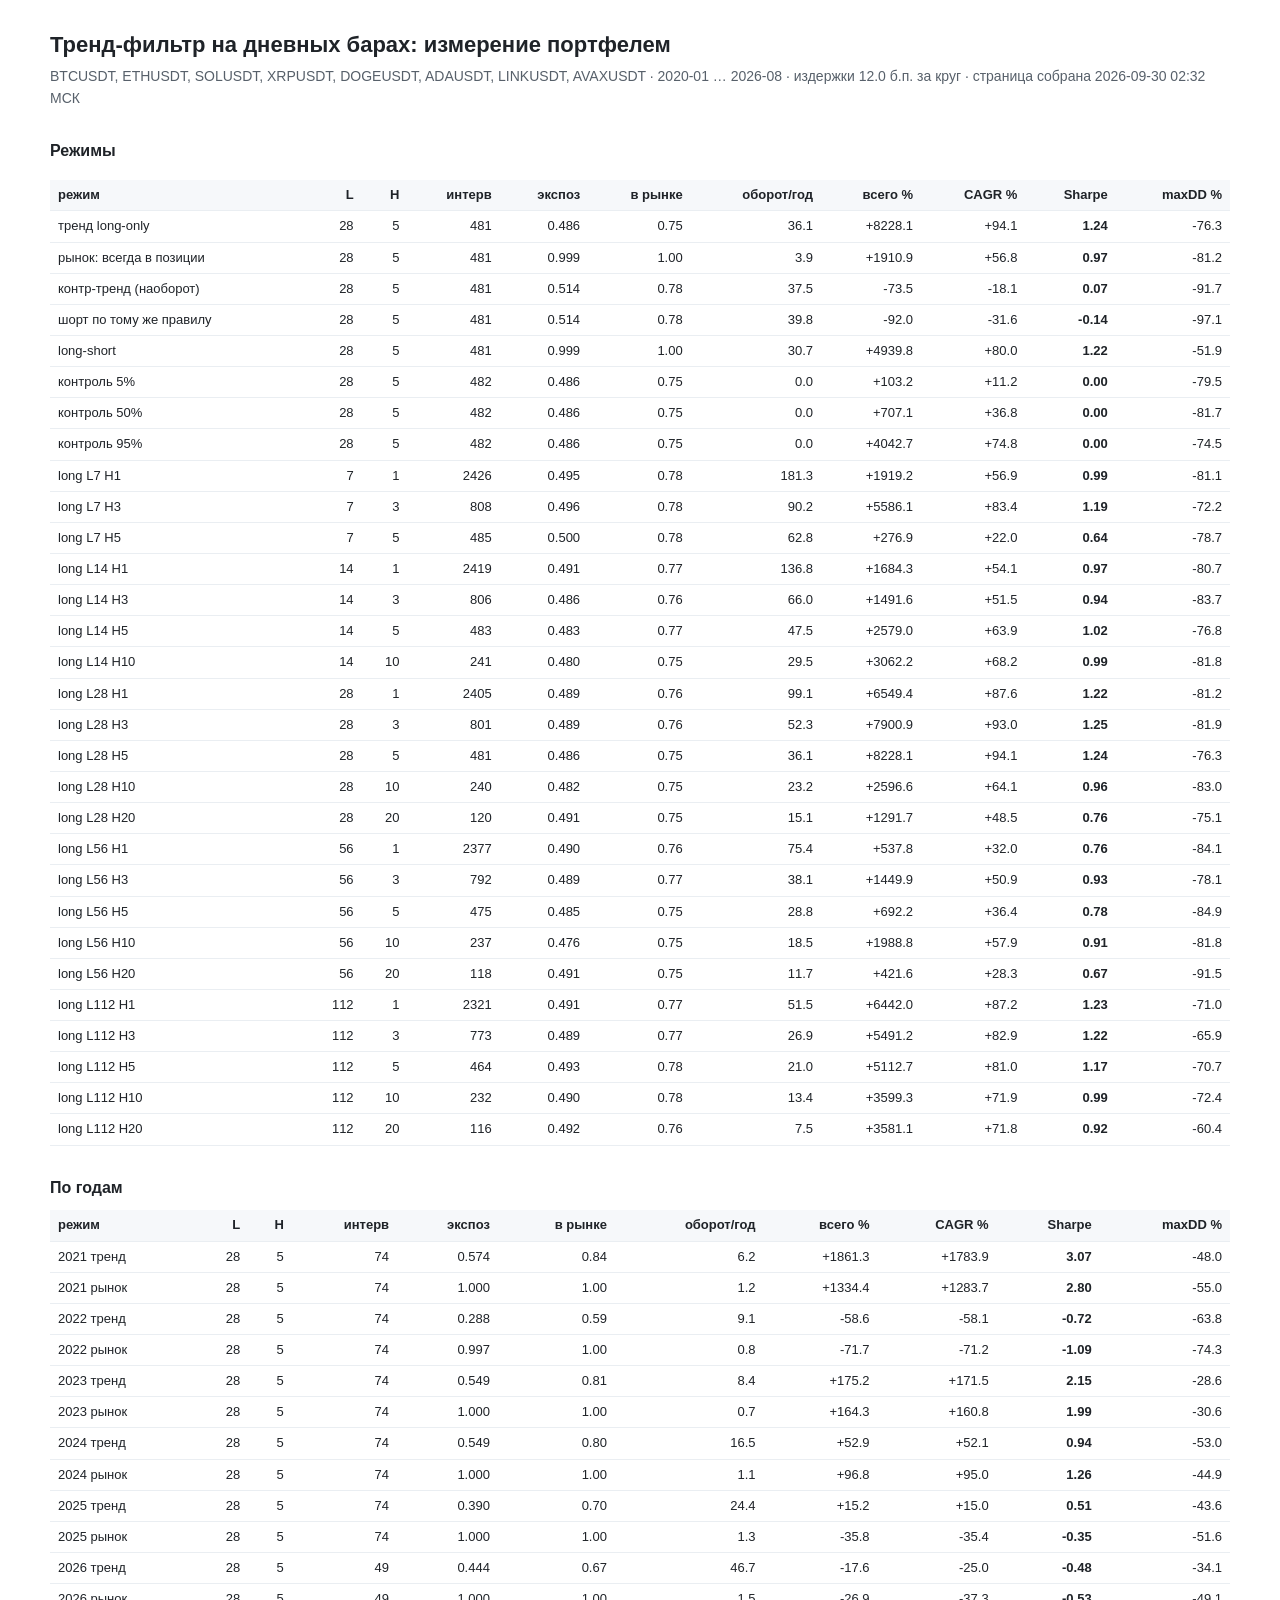
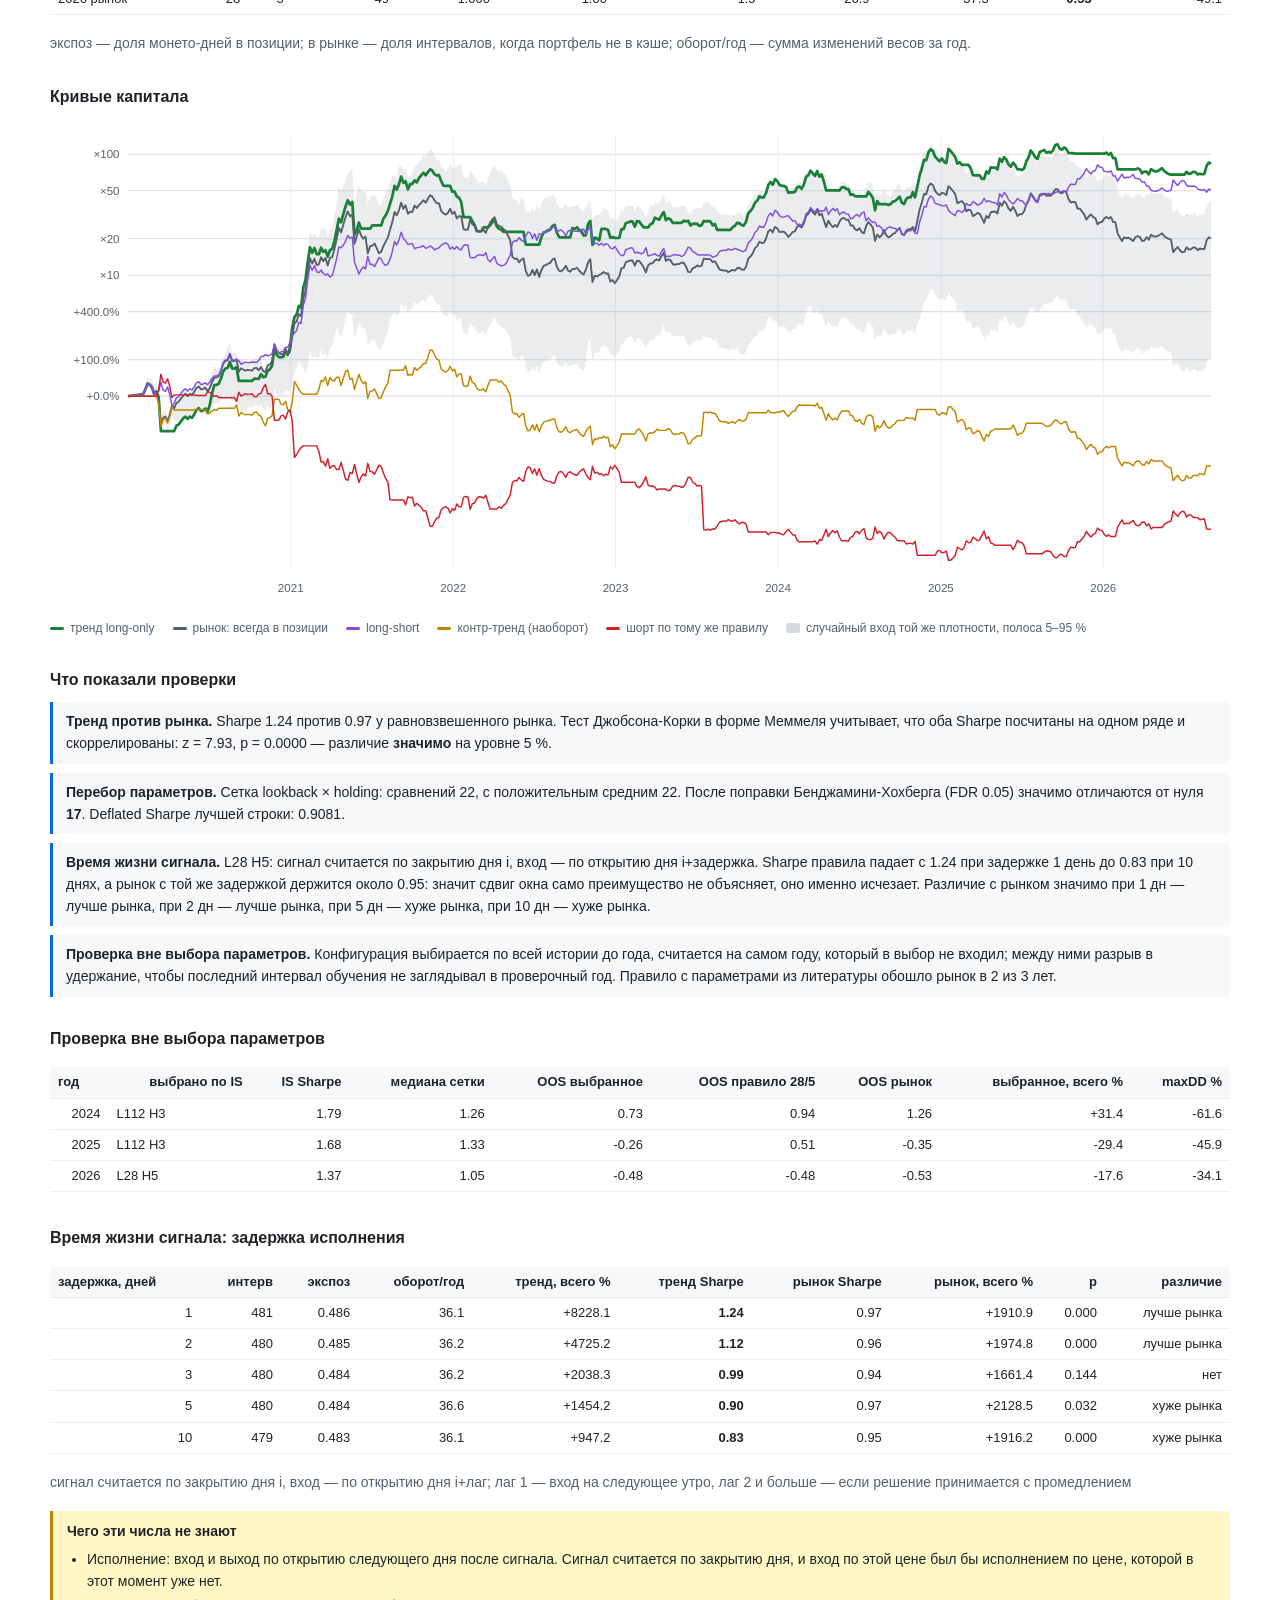
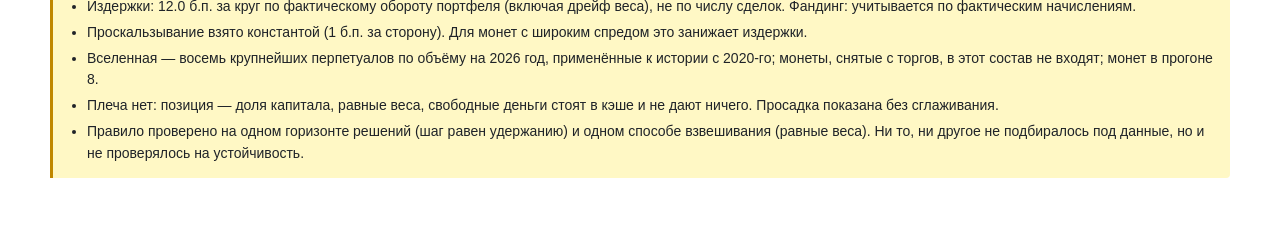
<file: docs/trend.html>
<!DOCTYPE html>
<html lang="ru"><head><meta charset="utf-8">
<meta name="viewport" content="width=device-width, initial-scale=1">
<title>Тренд-фильтр: измерение</title>
<style>
 body { font: 14px/1.55 -apple-system, "Segoe UI", Roboto, sans-serif;
        margin: 0; padding: 28px 20px 60px; background: #fff; color: #1f2328; }
 main { max-width: 1180px; margin: 0 auto; }
 h1 { font-size: 22px; margin: 0 0 4px; }
 h2 { font-size: 16px; margin: 30px 0 10px; }
 .sub { color: #57606a; margin-bottom: 18px; }
 table { border-collapse: collapse; width: 100%; margin: 6px 0 4px;
          font-size: 13px; }
 th, td { padding: 5px 8px; border-bottom: 1px solid #eaeef2;
           text-align: right; white-space: nowrap; }
 th { background: #f6f8fa; font-weight: 600; text-align: right; }
 td.name, th:first-child { text-align: left; }
 .num { font-variant-numeric: tabular-nums; }
 .legend { display: flex; flex-wrap: wrap; gap: 6px 18px; margin: 8px 0 0;
            font-size: 12px; color: #57606a; }
 .key { display: inline-flex; align-items: center; gap: 6px; }
 .key i { width: 14px; height: 3px; border-radius: 2px; display: inline-block; }
 .key i.band { background: #8c959f; opacity: .35; height: 10px; }
 .verdict { background: #f6f8fa; border-left: 3px solid #0969da;
             padding: 9px 13px; margin: 9px 0; border-radius: 0 4px 4px 0; }
 .caveat { background: #fff8c5; border-left: 3px solid #bf8700;
            padding: 10px 14px; border-radius: 0 4px 4px 0; }
 .caveat ul { margin: 6px 0 0; padding-left: 20px; }
 .caveat li { margin: 4px 0; }
 .scroll { overflow-x: auto; }
</style></head><body><main>
<h1>Тренд-фильтр на дневных барах: измерение портфелем</h1>
<div class="sub">BTCUSDT, ETHUSDT, SOLUSDT, XRPUSDT, DOGEUSDT, ADAUSDT, LINKUSDT, AVAXUSDT &middot; 2020-01 …
2026-08 &middot; издержки 12.0 б.п. за круг
&middot; страница собрана 2026-09-30 02:32 МСК</div>

<h2>Режимы</h2>
<div class="scroll"><table><thead><tr><th>режим</th><th>L</th><th>H</th><th>интерв</th><th>экспоз</th><th>в рынке</th><th>оборот/год</th><th>всего %</th><th>CAGR %</th><th>Sharpe</th><th>maxDD %</th></tr></thead><tbody><tr><td class="name">тренд long-only</td><td>28</td><td>5</td><td>481</td><td>0.486</td><td>0.75</td><td>36.1</td><td class="num">+8228.1</td><td class="num">+94.1</td><td class="num"><b>1.24</b></td><td class="num">-76.3</td></tr><tr><td class="name">рынок: всегда в позиции</td><td>28</td><td>5</td><td>481</td><td>0.999</td><td>1.00</td><td>3.9</td><td class="num">+1910.9</td><td class="num">+56.8</td><td class="num"><b>0.97</b></td><td class="num">-81.2</td></tr><tr><td class="name">контр-тренд (наоборот)</td><td>28</td><td>5</td><td>481</td><td>0.514</td><td>0.78</td><td>37.5</td><td class="num">-73.5</td><td class="num">-18.1</td><td class="num"><b>0.07</b></td><td class="num">-91.7</td></tr><tr><td class="name">шорт по тому же правилу</td><td>28</td><td>5</td><td>481</td><td>0.514</td><td>0.78</td><td>39.8</td><td class="num">-92.0</td><td class="num">-31.6</td><td class="num"><b>-0.14</b></td><td class="num">-97.1</td></tr><tr><td class="name">long-short</td><td>28</td><td>5</td><td>481</td><td>0.999</td><td>1.00</td><td>30.7</td><td class="num">+4939.8</td><td class="num">+80.0</td><td class="num"><b>1.22</b></td><td class="num">-51.9</td></tr><tr><td class="name">контроль 5%</td><td>28</td><td>5</td><td>482</td><td>0.486</td><td>0.75</td><td>0.0</td><td class="num">+103.2</td><td class="num">+11.2</td><td class="num"><b>0.00</b></td><td class="num">-79.5</td></tr><tr><td class="name">контроль 50%</td><td>28</td><td>5</td><td>482</td><td>0.486</td><td>0.75</td><td>0.0</td><td class="num">+707.1</td><td class="num">+36.8</td><td class="num"><b>0.00</b></td><td class="num">-81.7</td></tr><tr><td class="name">контроль 95%</td><td>28</td><td>5</td><td>482</td><td>0.486</td><td>0.75</td><td>0.0</td><td class="num">+4042.7</td><td class="num">+74.8</td><td class="num"><b>0.00</b></td><td class="num">-74.5</td></tr><tr><td class="name">long L7 H1</td><td>7</td><td>1</td><td>2426</td><td>0.495</td><td>0.78</td><td>181.3</td><td class="num">+1919.2</td><td class="num">+56.9</td><td class="num"><b>0.99</b></td><td class="num">-81.1</td></tr><tr><td class="name">long L7 H3</td><td>7</td><td>3</td><td>808</td><td>0.496</td><td>0.78</td><td>90.2</td><td class="num">+5586.1</td><td class="num">+83.4</td><td class="num"><b>1.19</b></td><td class="num">-72.2</td></tr><tr><td class="name">long L7 H5</td><td>7</td><td>5</td><td>485</td><td>0.500</td><td>0.78</td><td>62.8</td><td class="num">+276.9</td><td class="num">+22.0</td><td class="num"><b>0.64</b></td><td class="num">-78.7</td></tr><tr><td class="name">long L14 H1</td><td>14</td><td>1</td><td>2419</td><td>0.491</td><td>0.77</td><td>136.8</td><td class="num">+1684.3</td><td class="num">+54.1</td><td class="num"><b>0.97</b></td><td class="num">-80.7</td></tr><tr><td class="name">long L14 H3</td><td>14</td><td>3</td><td>806</td><td>0.486</td><td>0.76</td><td>66.0</td><td class="num">+1491.6</td><td class="num">+51.5</td><td class="num"><b>0.94</b></td><td class="num">-83.7</td></tr><tr><td class="name">long L14 H5</td><td>14</td><td>5</td><td>483</td><td>0.483</td><td>0.77</td><td>47.5</td><td class="num">+2579.0</td><td class="num">+63.9</td><td class="num"><b>1.02</b></td><td class="num">-76.8</td></tr><tr><td class="name">long L14 H10</td><td>14</td><td>10</td><td>241</td><td>0.480</td><td>0.75</td><td>29.5</td><td class="num">+3062.2</td><td class="num">+68.2</td><td class="num"><b>0.99</b></td><td class="num">-81.8</td></tr><tr><td class="name">long L28 H1</td><td>28</td><td>1</td><td>2405</td><td>0.489</td><td>0.76</td><td>99.1</td><td class="num">+6549.4</td><td class="num">+87.6</td><td class="num"><b>1.22</b></td><td class="num">-81.2</td></tr><tr><td class="name">long L28 H3</td><td>28</td><td>3</td><td>801</td><td>0.489</td><td>0.76</td><td>52.3</td><td class="num">+7900.9</td><td class="num">+93.0</td><td class="num"><b>1.25</b></td><td class="num">-81.9</td></tr><tr><td class="name">long L28 H5</td><td>28</td><td>5</td><td>481</td><td>0.486</td><td>0.75</td><td>36.1</td><td class="num">+8228.1</td><td class="num">+94.1</td><td class="num"><b>1.24</b></td><td class="num">-76.3</td></tr><tr><td class="name">long L28 H10</td><td>28</td><td>10</td><td>240</td><td>0.482</td><td>0.75</td><td>23.2</td><td class="num">+2596.6</td><td class="num">+64.1</td><td class="num"><b>0.96</b></td><td class="num">-83.0</td></tr><tr><td class="name">long L28 H20</td><td>28</td><td>20</td><td>120</td><td>0.491</td><td>0.75</td><td>15.1</td><td class="num">+1291.7</td><td class="num">+48.5</td><td class="num"><b>0.76</b></td><td class="num">-75.1</td></tr><tr><td class="name">long L56 H1</td><td>56</td><td>1</td><td>2377</td><td>0.490</td><td>0.76</td><td>75.4</td><td class="num">+537.8</td><td class="num">+32.0</td><td class="num"><b>0.76</b></td><td class="num">-84.1</td></tr><tr><td class="name">long L56 H3</td><td>56</td><td>3</td><td>792</td><td>0.489</td><td>0.77</td><td>38.1</td><td class="num">+1449.9</td><td class="num">+50.9</td><td class="num"><b>0.93</b></td><td class="num">-78.1</td></tr><tr><td class="name">long L56 H5</td><td>56</td><td>5</td><td>475</td><td>0.485</td><td>0.75</td><td>28.8</td><td class="num">+692.2</td><td class="num">+36.4</td><td class="num"><b>0.78</b></td><td class="num">-84.9</td></tr><tr><td class="name">long L56 H10</td><td>56</td><td>10</td><td>237</td><td>0.476</td><td>0.75</td><td>18.5</td><td class="num">+1988.8</td><td class="num">+57.9</td><td class="num"><b>0.91</b></td><td class="num">-81.8</td></tr><tr><td class="name">long L56 H20</td><td>56</td><td>20</td><td>118</td><td>0.491</td><td>0.75</td><td>11.7</td><td class="num">+421.6</td><td class="num">+28.3</td><td class="num"><b>0.67</b></td><td class="num">-91.5</td></tr><tr><td class="name">long L112 H1</td><td>112</td><td>1</td><td>2321</td><td>0.491</td><td>0.77</td><td>51.5</td><td class="num">+6442.0</td><td class="num">+87.2</td><td class="num"><b>1.23</b></td><td class="num">-71.0</td></tr><tr><td class="name">long L112 H3</td><td>112</td><td>3</td><td>773</td><td>0.489</td><td>0.77</td><td>26.9</td><td class="num">+5491.2</td><td class="num">+82.9</td><td class="num"><b>1.22</b></td><td class="num">-65.9</td></tr><tr><td class="name">long L112 H5</td><td>112</td><td>5</td><td>464</td><td>0.493</td><td>0.78</td><td>21.0</td><td class="num">+5112.7</td><td class="num">+81.0</td><td class="num"><b>1.17</b></td><td class="num">-70.7</td></tr><tr><td class="name">long L112 H10</td><td>112</td><td>10</td><td>232</td><td>0.490</td><td>0.78</td><td>13.4</td><td class="num">+3599.3</td><td class="num">+71.9</td><td class="num"><b>0.99</b></td><td class="num">-72.4</td></tr><tr><td class="name">long L112 H20</td><td>112</td><td>20</td><td>116</td><td>0.492</td><td>0.76</td><td>7.5</td><td class="num">+3581.1</td><td class="num">+71.8</td><td class="num"><b>0.92</b></td><td class="num">-60.4</td></tr></tbody></table><h2>По годам</h2><table><thead><tr><th>режим</th><th>L</th><th>H</th><th>интерв</th><th>экспоз</th><th>в рынке</th><th>оборот/год</th><th>всего %</th><th>CAGR %</th><th>Sharpe</th><th>maxDD %</th></tr></thead><tbody><tr><td class="name">2021 тренд</td><td>28</td><td>5</td><td>74</td><td>0.574</td><td>0.84</td><td>6.2</td><td class="num">+1861.3</td><td class="num">+1783.9</td><td class="num"><b>3.07</b></td><td class="num">-48.0</td></tr><tr><td class="name">2021 рынок</td><td>28</td><td>5</td><td>74</td><td>1.000</td><td>1.00</td><td>1.2</td><td class="num">+1334.4</td><td class="num">+1283.7</td><td class="num"><b>2.80</b></td><td class="num">-55.0</td></tr><tr><td class="name">2022 тренд</td><td>28</td><td>5</td><td>74</td><td>0.288</td><td>0.59</td><td>9.1</td><td class="num">-58.6</td><td class="num">-58.1</td><td class="num"><b>-0.72</b></td><td class="num">-63.8</td></tr><tr><td class="name">2022 рынок</td><td>28</td><td>5</td><td>74</td><td>0.997</td><td>1.00</td><td>0.8</td><td class="num">-71.7</td><td class="num">-71.2</td><td class="num"><b>-1.09</b></td><td class="num">-74.3</td></tr><tr><td class="name">2023 тренд</td><td>28</td><td>5</td><td>74</td><td>0.549</td><td>0.81</td><td>8.4</td><td class="num">+175.2</td><td class="num">+171.5</td><td class="num"><b>2.15</b></td><td class="num">-28.6</td></tr><tr><td class="name">2023 рынок</td><td>28</td><td>5</td><td>74</td><td>1.000</td><td>1.00</td><td>0.7</td><td class="num">+164.3</td><td class="num">+160.8</td><td class="num"><b>1.99</b></td><td class="num">-30.6</td></tr><tr><td class="name">2024 тренд</td><td>28</td><td>5</td><td>74</td><td>0.549</td><td>0.80</td><td>16.5</td><td class="num">+52.9</td><td class="num">+52.1</td><td class="num"><b>0.94</b></td><td class="num">-53.0</td></tr><tr><td class="name">2024 рынок</td><td>28</td><td>5</td><td>74</td><td>1.000</td><td>1.00</td><td>1.1</td><td class="num">+96.8</td><td class="num">+95.0</td><td class="num"><b>1.26</b></td><td class="num">-44.9</td></tr><tr><td class="name">2025 тренд</td><td>28</td><td>5</td><td>74</td><td>0.390</td><td>0.70</td><td>24.4</td><td class="num">+15.2</td><td class="num">+15.0</td><td class="num"><b>0.51</b></td><td class="num">-43.6</td></tr><tr><td class="name">2025 рынок</td><td>28</td><td>5</td><td>74</td><td>1.000</td><td>1.00</td><td>1.3</td><td class="num">-35.8</td><td class="num">-35.4</td><td class="num"><b>-0.35</b></td><td class="num">-51.6</td></tr><tr><td class="name">2026 тренд</td><td>28</td><td>5</td><td>49</td><td>0.444</td><td>0.67</td><td>46.7</td><td class="num">-17.6</td><td class="num">-25.0</td><td class="num"><b>-0.48</b></td><td class="num">-34.1</td></tr><tr><td class="name">2026 рынок</td><td>28</td><td>5</td><td>49</td><td>1.000</td><td>1.00</td><td>1.5</td><td class="num">-26.9</td><td class="num">-37.3</td><td class="num"><b>-0.53</b></td><td class="num">-49.1</td></tr></tbody></table></div>
<p class="sub">экспоз — доля монето-дней в позиции; в рынке — доля интервалов,
когда портфель не в кэше; оборот/год — сумма изменений весов за год.</p>

<h2>Кривые капитала</h2>
<svg viewBox="0 0 1120 460" width="100%" role="img" aria-label="кривые капитала">
<line x1="74" y1="262.1" x2="1102" y2="262.1" stroke="#d8dee4" stroke-width="1"/>
<text x="66" y="266.1" text-anchor="end" font-size="11" fill="#57606a">+0.0%</text>
<line x1="74" y1="227.6" x2="1102" y2="227.6" stroke="#d8dee4" stroke-width="1"/>
<text x="66" y="231.6" text-anchor="end" font-size="11" fill="#57606a">+100.0%</text>
<line x1="74" y1="181.9" x2="1102" y2="181.9" stroke="#d8dee4" stroke-width="1"/>
<text x="66" y="185.9" text-anchor="end" font-size="11" fill="#57606a">+400.0%</text>
<line x1="74" y1="147.3" x2="1102" y2="147.3" stroke="#d8dee4" stroke-width="1"/>
<text x="66" y="151.3" text-anchor="end" font-size="11" fill="#57606a">×10</text>
<line x1="74" y1="112.8" x2="1102" y2="112.8" stroke="#d8dee4" stroke-width="1"/>
<text x="66" y="116.8" text-anchor="end" font-size="11" fill="#57606a">×20</text>
<line x1="74" y1="67.1" x2="1102" y2="67.1" stroke="#d8dee4" stroke-width="1"/>
<text x="66" y="71.1" text-anchor="end" font-size="11" fill="#57606a">×50</text>
<line x1="74" y1="32.5" x2="1102" y2="32.5" stroke="#d8dee4" stroke-width="1"/>
<text x="66" y="36.5" text-anchor="end" font-size="11" fill="#57606a">×100</text>
<line x1="228.5" y1="16" x2="228.5" y2="426" stroke="#eaeef2" stroke-width="1"/>
<text x="228.5" y="448" text-anchor="middle" font-size="11" fill="#57606a">2021</text>
<line x1="382.7" y1="16" x2="382.7" y2="426" stroke="#eaeef2" stroke-width="1"/>
<text x="382.7" y="448" text-anchor="middle" font-size="11" fill="#57606a">2022</text>
<line x1="536.8" y1="16" x2="536.8" y2="426" stroke="#eaeef2" stroke-width="1"/>
<text x="536.8" y="448" text-anchor="middle" font-size="11" fill="#57606a">2023</text>
<line x1="691.0" y1="16" x2="691.0" y2="426" stroke="#eaeef2" stroke-width="1"/>
<text x="691.0" y="448" text-anchor="middle" font-size="11" fill="#57606a">2024</text>
<line x1="845.6" y1="16" x2="845.6" y2="426" stroke="#eaeef2" stroke-width="1"/>
<text x="845.6" y="448" text-anchor="middle" font-size="11" fill="#57606a">2025</text>
<line x1="999.7" y1="16" x2="999.7" y2="426" stroke="#eaeef2" stroke-width="1"/>
<text x="999.7" y="448" text-anchor="middle" font-size="11" fill="#57606a">2026</text>
<polygon points="74.0,262.1 88.4,258.1 90.5,252.4 92.6,244.4 94.7,245.2 96.8,247.2 98.9,252.4 101.0,252.8 103.1,259.3 105.3,283.0 107.4,277.0 109.5,275.6 111.6,281.7 113.7,275.3 115.8,269.5 117.9,270.8 120.0,265.0 122.1,265.1 124.3,259.2 126.4,257.1 128.5,254.6 130.6,257.2 132.7,255.3 134.8,256.0 136.9,250.2 139.0,250.7 141.2,248.3 143.3,250.9 145.4,249.8 147.5,249.8 149.6,249.8 151.7,244.9 153.8,239.5 155.9,233.8 158.0,236.0 160.2,237.3 162.3,230.1 164.4,224.6 166.5,221.5 168.6,216.0 170.7,210.3 172.8,221.1 174.9,221.6 177.1,220.8 179.2,229.0 181.3,226.9 183.4,228.2 185.5,230.6 187.6,228.9 189.7,228.9 191.8,228.8 193.9,226.2 196.1,225.8 198.2,227.4 200.3,224.0 202.4,235.2 204.5,235.6 206.6,231.7 208.7,231.1 210.8,228.7 213.0,210.7 215.1,214.2 217.2,217.0 219.3,216.6 221.4,217.6 223.5,212.5 225.6,221.1 227.7,217.2 229.8,200.6 232.0,187.6 234.1,185.2 236.2,176.0 238.3,178.3 240.4,153.4 242.5,150.2 244.6,126.6 246.7,106.1 248.9,110.6 251.0,107.8 253.1,112.0 255.2,112.0 257.3,103.0 259.4,103.0 261.5,103.5 263.6,110.7 265.7,103.5 267.9,103.3 270.0,91.2 272.1,80.0 274.2,61.6 276.3,68.7 278.4,62.3 280.5,56.7 282.6,50.7 284.8,47.6 286.9,47.5 289.0,79.8 291.1,70.6 293.2,61.6 295.3,65.6 297.4,68.6 299.5,67.3 301.6,79.8 303.8,72.7 305.9,72.4 308.0,71.0 310.1,75.4 312.2,80.9 314.3,79.5 316.4,74.1 318.5,69.4 320.7,66.4 322.8,60.4 324.9,52.7 327.0,52.7 329.1,55.8 331.2,43.9 333.3,43.9 335.4,47.6 337.5,44.7 339.7,54.7 341.8,52.1 343.9,51.1 346.0,42.9 348.1,42.8 350.2,38.8 352.3,38.2 354.4,32.5 356.6,35.4 358.7,30.1 360.8,27.6 362.9,28.7 365.0,34.0 367.1,38.4 369.2,37.7 371.3,44.8 373.4,46.3 375.6,49.0 377.7,47.0 379.8,40.6 381.9,46.2 384.0,43.8 386.1,45.0 388.2,43.0 390.3,40.9 392.5,54.1 394.6,54.4 396.7,55.7 398.8,47.2 400.9,51.6 403.0,53.2 405.1,57.7 407.2,59.0 409.3,59.4 411.5,58.1 413.6,61.7 415.7,56.4 417.8,49.7 419.9,46.2 422.0,42.7 424.1,47.4 426.2,49.1 428.4,48.2 430.5,51.0 432.6,52.4 434.7,57.1 436.8,60.7 438.9,74.5 441.0,75.9 443.1,75.9 445.2,81.2 447.4,74.6 449.5,75.1 451.6,87.4 453.7,87.3 455.8,87.5 457.9,83.2 460.0,88.3 462.1,79.4 464.3,86.3 466.4,78.8 468.5,74.4 470.6,73.7 472.7,72.6 474.8,73.5 476.9,70.3 479.0,72.3 481.1,79.2 483.3,82.7 485.4,83.9 487.5,82.2 489.6,78.8 491.7,83.3 493.8,82.0 495.9,81.6 498.0,81.7 500.2,80.1 502.3,82.8 504.4,85.1 506.5,86.7 508.6,83.0 510.7,80.1 512.8,76.2 514.9,95.0 517.0,90.1 519.2,90.4 521.3,88.8 523.4,87.4 525.5,83.8 527.6,85.2 529.7,85.7 531.8,94.4 533.9,92.4 536.1,95.8 538.2,94.8 540.3,91.3 542.4,85.2 544.5,86.8 546.6,80.8 548.7,81.6 550.8,81.0 552.9,81.2 555.1,86.6 557.2,81.9 559.3,82.1 561.4,84.8 563.5,87.3 565.6,92.0 567.7,86.7 569.8,80.6 572.0,81.6 574.1,80.0 576.2,78.9 578.3,78.9 580.4,73.7 582.5,70.8 584.6,79.5 586.7,77.7 588.8,78.3 591.0,82.1 593.1,83.1 595.2,82.6 597.3,82.9 599.4,81.5 601.5,80.8 603.6,82.2 605.7,88.5 607.9,88.2 610.0,85.3 612.1,84.5 614.2,83.7 616.3,84.1 618.4,83.5 620.5,78.9 622.6,78.3 624.7,78.5 626.9,79.8 629.0,81.8 631.1,81.6 633.2,85.1 635.3,88.7 637.4,89.2 639.5,89.7 641.6,89.3 643.8,90.9 645.9,90.1 648.0,89.9 650.1,90.3 652.2,88.1 654.3,87.1 656.4,88.9 658.5,88.9 660.6,87.8 662.8,79.5 664.9,77.4 667.0,73.8 669.1,69.9 671.2,71.9 673.3,66.8 675.4,67.5 677.5,68.4 679.6,64.4 681.8,62.4 683.9,63.5 686.0,65.6 688.1,58.8 690.2,59.3 692.3,63.7 694.4,63.1 696.5,62.9 698.7,64.4 700.8,67.3 702.9,65.3 705.0,63.8 707.1,63.8 709.2,59.1 711.3,58.8 713.4,58.8 715.5,54.6 717.7,50.3 719.8,48.9 721.9,46.2 724.0,49.4 726.1,52.4 728.2,48.4 730.3,53.5 732.4,52.2 734.6,60.2 736.7,67.2 738.8,61.4 740.9,63.4 743.0,65.6 745.1,64.1 747.2,66.1 749.3,62.1 751.4,58.9 753.6,59.0 755.7,60.9 757.8,60.3 759.9,66.2 762.0,66.5 764.1,69.3 766.2,70.2 768.3,67.3 770.5,70.9 772.6,70.9 774.7,62.4 776.8,58.8 778.9,59.9 781.0,61.9 783.1,75.0 785.2,68.0 787.3,71.0 789.5,70.0 791.6,65.0 793.7,70.4 795.8,72.0 797.9,70.9 800.0,68.7 802.1,66.3 804.2,62.7 806.4,61.1 808.5,66.8 810.6,68.4 812.7,64.2 814.8,64.1 816.9,63.2 819.0,58.6 821.1,63.5 823.2,58.6 825.4,43.3 827.5,37.1 829.6,29.7 831.7,29.6 833.8,26.5 835.9,23.4 838.0,24.5 840.1,30.6 842.3,33.8 844.4,34.3 846.5,33.9 848.6,34.3 850.7,37.9 852.8,29.1 854.9,30.1 857.0,34.3 859.1,36.5 861.3,45.0 863.4,43.7 865.5,41.6 867.6,45.0 869.7,51.4 871.8,46.6 873.9,45.8 876.0,51.8 878.2,51.0 880.3,48.7 882.4,49.6 884.5,54.2 886.6,58.0 888.7,52.3 890.8,54.7 892.9,49.0 895.0,48.0 897.2,46.4 899.3,48.1 901.4,37.1 903.5,42.1 905.6,37.3 907.7,40.2 909.8,45.0 911.9,47.1 914.1,43.9 916.2,49.0 918.3,54.3 920.4,52.6 922.5,52.0 924.6,48.3 926.7,41.6 928.8,37.9 930.9,30.5 933.1,34.8 935.2,38.4 937.3,40.1 939.4,34.8 941.5,34.3 943.6,33.5 945.7,36.1 947.8,34.9 950.0,35.1 952.1,34.2 954.2,30.1 956.3,29.2 958.4,32.4 960.5,33.2 962.6,30.0 964.7,31.2 966.8,35.3 969.0,39.5 971.1,39.7 973.2,40.1 975.3,44.6 977.4,45.0 979.5,47.8 981.6,49.6 983.7,55.3 985.9,52.0 988.0,50.3 990.1,52.7 992.2,53.4 994.3,58.6 996.4,57.0 998.5,56.9 1000.6,53.3 1002.7,51.6 1004.9,53.7 1007.0,51.8 1009.1,57.0 1011.2,57.2 1013.3,66.7 1015.4,70.9 1017.5,74.4 1019.6,70.6 1021.8,71.2 1023.9,71.5 1026.0,72.8 1028.1,75.0 1030.2,71.7 1032.3,70.6 1034.4,70.5 1036.5,73.9 1038.6,74.0 1040.8,70.3 1042.9,72.3 1045.0,68.1 1047.1,69.3 1049.2,69.5 1051.3,69.7 1053.4,69.7 1055.5,68.5 1057.7,71.9 1059.8,73.4 1061.9,74.4 1064.0,74.4 1066.1,88.1 1068.2,85.5 1070.3,84.6 1072.4,88.4 1074.5,91.1 1076.7,91.2 1078.8,87.9 1080.9,89.8 1083.0,89.5 1085.1,88.3 1087.2,88.5 1089.3,91.1 1091.4,88.9 1093.6,89.8 1095.7,89.3 1097.8,81.3 1099.9,79.0 1102.0,76.4 1102.0,226.8 1099.9,226.3 1097.8,230.4 1095.7,237.4 1093.6,238.0 1091.4,237.2 1089.3,239.1 1087.2,236.7 1085.1,236.8 1083.0,238.4 1080.9,237.9 1078.8,233.7 1076.7,238.6 1074.5,238.7 1072.4,235.4 1070.3,230.8 1068.2,231.3 1066.1,234.0 1064.0,220.5 1061.9,220.0 1059.8,218.9 1057.7,217.1 1055.5,214.5 1053.4,215.8 1051.3,216.6 1049.2,216.5 1047.1,216.2 1045.0,215.0 1042.9,219.3 1040.8,217.2 1038.6,220.8 1036.5,221.1 1034.4,217.1 1032.3,216.4 1030.2,217.4 1028.1,220.9 1026.0,219.2 1023.9,218.2 1021.8,218.2 1019.6,217.3 1017.5,220.8 1015.4,217.4 1013.3,213.5 1011.2,202.9 1009.1,203.0 1007.0,197.3 1004.9,198.3 1002.7,196.9 1000.6,198.4 998.5,202.1 996.4,202.4 994.3,204.5 992.2,197.1 990.1,196.3 988.0,193.2 985.9,195.0 983.7,197.4 981.6,193.1 979.5,190.2 977.4,186.8 975.3,185.7 973.2,180.1 971.1,179.2 969.0,180.1 966.8,178.0 964.7,170.6 962.6,169.2 960.5,171.2 958.4,171.2 956.3,166.2 954.2,168.4 952.1,171.9 950.0,174.0 947.8,174.0 945.7,175.1 943.6,173.2 941.5,177.3 939.4,180.4 937.3,183.2 935.2,181.6 933.1,178.5 930.9,177.4 928.8,183.1 926.7,186.2 924.6,193.9 922.5,196.5 920.4,196.7 918.3,198.4 916.2,194.1 914.1,190.5 911.9,195.1 909.8,192.9 907.7,187.8 905.6,185.6 903.5,192.2 901.4,188.7 899.3,201.2 897.2,198.8 895.0,199.0 892.9,199.5 890.8,205.5 888.7,203.3 886.6,207.8 884.5,202.0 882.4,197.7 880.3,195.5 878.2,197.3 876.0,198.1 873.9,191.9 871.8,191.2 869.7,191.3 867.6,182.8 865.5,180.3 863.4,180.9 861.3,181.3 859.1,171.8 857.0,169.3 854.9,167.8 852.8,163.0 850.7,170.9 848.6,170.8 846.5,169.2 844.4,171.2 842.3,168.9 840.1,166.3 838.0,160.7 835.9,160.1 833.8,164.8 831.7,172.3 829.6,171.9 827.5,181.5 825.4,188.3 823.2,193.9 821.1,203.9 819.0,198.5 816.9,199.6 814.8,200.1 812.7,199.9 810.6,204.0 808.5,202.8 806.4,197.7 804.2,200.8 802.1,202.8 800.0,203.3 797.9,203.2 795.8,204.6 793.7,202.4 791.6,197.3 789.5,204.2 787.3,206.1 785.2,203.5 783.1,209.6 781.0,196.0 778.9,193.6 776.8,191.1 774.7,194.5 772.6,202.1 770.5,201.2 768.3,197.6 766.2,199.4 764.1,196.7 762.0,193.5 759.9,192.9 757.8,189.1 755.7,188.8 753.6,186.8 751.4,187.8 749.3,192.0 747.2,196.6 745.1,194.6 743.0,196.6 740.9,194.1 738.8,190.5 736.7,197.4 734.6,190.4 732.4,183.4 730.3,184.9 728.2,179.4 726.1,184.3 724.0,181.4 721.9,176.0 719.8,178.1 717.7,182.5 715.5,192.2 713.4,195.1 711.3,193.1 709.2,194.8 707.1,198.9 705.0,198.7 702.9,200.8 700.8,201.1 698.7,197.8 696.5,195.2 694.4,195.7 692.3,196.6 690.2,192.3 688.1,189.7 686.0,191.9 683.9,186.3 681.8,187.7 679.6,195.4 677.5,199.6 675.4,200.0 673.3,199.4 671.2,204.5 669.1,205.4 667.0,208.4 664.9,211.4 662.8,213.4 660.6,219.9 658.5,222.7 656.4,222.5 654.3,221.2 652.2,216.5 650.1,218.1 648.0,216.8 645.9,217.9 643.8,218.9 641.6,216.8 639.5,217.4 637.4,216.5 635.3,216.1 633.2,211.6 631.1,208.0 629.0,209.2 626.9,206.9 624.7,206.2 622.6,206.6 620.5,204.7 618.4,208.9 616.3,209.0 614.2,208.5 612.1,209.5 610.0,210.5 607.9,213.3 605.7,214.0 603.6,209.2 601.5,205.1 599.4,204.7 597.3,204.7 595.2,204.9 593.1,205.6 591.0,204.9 588.8,201.5 586.7,200.6 584.6,202.5 582.5,194.7 580.4,199.0 578.3,205.0 576.2,203.2 574.1,207.4 572.0,209.2 569.8,208.5 567.7,210.7 565.6,217.2 563.5,212.2 561.4,209.5 559.3,206.5 557.2,206.8 555.1,211.4 552.9,206.3 550.8,205.8 548.7,206.5 546.6,206.8 544.5,211.8 542.4,212.5 540.3,220.0 538.2,221.7 536.1,225.7 533.9,222.7 531.8,223.2 529.7,215.8 527.6,214.8 525.5,213.6 523.4,214.7 521.3,219.8 519.2,221.2 517.0,221.0 514.9,230.5 512.8,208.6 510.7,211.0 508.6,230.1 506.5,238.2 504.4,237.1 502.3,234.5 500.2,230.9 498.0,231.6 495.9,232.6 493.8,233.1 491.7,234.6 489.6,229.9 487.5,233.1 485.4,234.4 483.3,233.1 481.1,230.7 479.0,222.4 476.9,224.4 474.8,227.7 472.7,227.3 470.6,229.0 468.5,229.6 466.4,233.5 464.3,240.3 462.1,233.3 460.0,239.2 457.9,234.4 455.8,239.4 453.7,239.0 451.6,233.9 449.5,223.8 447.4,223.8 445.2,228.3 443.1,225.1 441.0,225.6 438.9,223.7 436.8,208.0 434.7,203.1 432.6,199.3 430.5,198.2 428.4,195.9 426.2,195.0 424.1,192.9 422.0,186.9 419.9,190.7 417.8,193.8 415.7,197.9 413.6,203.9 411.5,200.4 409.3,201.7 407.2,202.5 405.1,201.3 403.0,196.1 400.9,196.6 398.8,191.2 396.7,202.1 394.6,203.3 392.5,201.8 390.3,189.6 388.2,187.1 386.1,191.0 384.0,183.5 381.9,185.5 379.8,181.1 377.7,185.7 375.6,185.7 373.4,184.6 371.3,182.4 369.2,174.5 367.1,173.9 365.0,171.4 362.9,166.6 360.8,166.1 358.7,167.5 356.6,173.2 354.4,170.5 352.3,172.1 350.2,173.8 348.1,174.8 346.0,172.4 343.9,179.2 341.8,179.1 339.7,184.4 337.5,175.0 335.4,179.1 333.3,174.0 331.2,184.1 329.1,186.7 327.0,182.6 324.9,185.1 322.8,188.4 320.7,200.8 318.5,206.1 316.4,211.8 314.3,216.5 312.2,217.8 310.1,213.0 308.0,208.4 305.9,208.4 303.8,210.3 301.6,214.7 299.5,197.3 297.4,198.7 295.3,196.5 293.2,191.7 291.1,200.6 289.0,208.3 286.9,185.4 284.8,185.0 282.6,180.8 280.5,189.2 278.4,197.6 276.3,206.7 274.2,201.8 272.1,197.5 270.0,203.9 267.9,213.8 265.7,216.2 263.6,225.6 261.5,220.3 259.4,224.2 257.3,217.1 255.2,226.2 253.1,225.2 251.0,224.2 248.9,226.9 246.7,217.8 244.6,232.8 242.5,241.4 240.4,235.4 238.3,232.3 236.2,228.8 234.1,236.6 232.0,238.6 229.8,251.7 227.7,257.0 225.6,257.8 223.5,255.3 221.4,260.4 219.3,261.3 217.2,261.3 215.1,259.8 213.0,254.5 210.8,271.6 208.7,274.6 206.6,271.3 204.5,276.0 202.4,274.4 200.3,269.6 198.2,272.6 196.1,270.5 193.9,270.5 191.8,272.8 189.7,272.6 187.6,272.7 185.5,277.6 183.4,277.8 181.3,277.7 179.2,277.7 177.1,265.7 174.9,266.4 172.8,266.4 170.7,260.2 168.6,263.2 166.5,260.5 164.4,260.1 162.3,264.8 160.2,269.2 158.0,269.2 155.9,269.2 153.8,273.5 151.7,279.1 149.6,280.9 147.5,277.0 145.4,277.9 143.3,279.0 141.2,276.0 139.0,276.2 136.9,280.8 134.8,282.2 132.7,279.8 130.6,282.4 128.5,280.7 126.4,281.2 124.3,282.8 122.1,285.1 120.0,285.4 117.9,285.4 115.8,280.3 113.7,288.3 111.6,294.6 109.5,288.2 107.4,289.7 105.3,294.2 103.1,268.3 101.0,262.1 98.9,262.1 96.8,257.2 94.7,254.7 92.6,254.0 90.5,254.8 88.4,262.6 74.0,262.1" fill="#8c959f" opacity="0.18"/>
<polyline points="74.0,262.1 88.4,260.3 90.5,255.6 92.6,250.1 94.7,251.2 96.8,253.7 98.9,260.3 101.0,257.6 103.1,263.0 105.3,295.2 107.4,295.2 109.5,295.2 111.6,295.2 113.7,295.2 115.8,295.2 117.9,295.2 120.0,290.2 122.1,289.0 124.3,286.0 126.4,283.2 128.5,281.5 130.6,283.7 132.7,281.5 134.8,282.7 136.9,279.5 139.0,275.2 141.2,273.5 143.3,276.2 145.4,275.6 147.5,273.8 149.6,277.1 151.7,270.1 153.8,259.7 155.9,251.6 158.0,251.5 160.2,250.2 162.3,245.3 164.4,238.5 166.5,235.9 168.6,235.4 170.7,229.7 172.8,235.8 174.9,236.1 177.1,234.7 179.2,247.7 181.3,247.7 183.4,247.7 185.5,247.7 187.6,247.7 189.7,247.7 191.8,247.7 193.9,245.5 196.1,245.6 198.2,245.8 200.3,241.2 202.4,244.2 204.5,243.6 206.6,238.1 208.7,236.7 210.8,233.0 213.0,216.8 215.1,222.7 217.2,225.1 219.3,225.2 221.4,224.9 223.5,218.8 225.6,223.0 227.7,216.4 229.8,198.0 232.0,186.9 234.1,184.6 236.2,176.4 238.3,178.1 240.4,159.0 242.5,152.0 244.6,134.9 246.7,120.9 248.9,126.0 251.0,121.4 253.1,127.3 255.2,127.4 257.3,121.2 259.4,125.2 261.5,123.6 263.6,129.7 265.7,123.6 267.9,122.3 270.0,114.6 272.1,104.5 274.2,93.7 276.3,97.1 278.4,89.4 280.5,82.3 282.6,76.1 284.8,80.3 286.9,77.9 289.0,108.7 291.1,104.7 293.2,97.4 295.3,103.1 297.4,103.2 299.5,103.2 301.6,103.2 303.8,103.2 305.9,100.0 308.0,100.1 310.1,100.1 312.2,100.1 314.3,100.1 316.4,93.8 318.5,90.7 320.7,86.3 322.8,79.4 324.9,72.4 327.0,62.6 329.1,66.0 331.2,61.1 333.3,53.8 335.4,59.7 337.5,58.1 339.7,65.9 341.8,60.9 343.9,60.6 346.0,57.4 348.1,59.2 350.2,55.1 352.3,52.5 354.4,50.1 356.6,52.5 358.7,49.4 360.8,46.8 362.9,48.0 365.0,51.6 367.1,52.6 369.2,52.3 371.3,58.0 373.4,62.4 375.6,62.5 377.7,62.5 379.8,62.5 381.9,68.0 384.0,68.0 386.1,72.7 388.2,73.7 390.3,77.7 392.5,92.3 394.6,92.3 396.7,92.3 398.8,92.3 400.9,96.1 403.0,99.6 405.1,105.4 407.2,105.7 409.3,105.5 411.5,101.9 413.6,102.0 415.7,102.0 417.8,99.8 419.9,96.9 422.0,94.8 424.1,101.2 426.2,103.2 428.4,104.2 430.5,106.2 432.6,106.3 434.7,106.3 436.8,106.3 438.9,106.3 441.0,106.3 443.1,106.3 445.2,106.3 447.4,106.3 449.5,106.3 451.6,118.3 453.7,118.3 455.8,118.3 457.9,118.3 460.0,118.3 462.1,118.3 464.3,118.3 466.4,111.1 468.5,106.9 470.6,106.1 472.7,104.7 474.8,103.9 476.9,100.5 479.0,99.5 481.1,107.2 483.3,111.2 485.4,111.3 487.5,111.3 489.6,111.3 491.7,111.3 493.8,111.3 495.9,102.6 498.0,103.4 500.2,101.8 502.3,104.5 504.4,105.8 506.5,109.6 508.6,109.6 510.7,98.7 512.8,95.7 514.9,118.6 517.0,111.6 519.2,112.4 521.3,114.3 523.4,103.4 525.5,103.4 527.6,103.4 529.7,104.4 531.8,111.6 533.9,111.2 536.1,111.9 538.2,112.0 540.3,112.0 542.4,103.6 544.5,103.5 546.6,97.8 548.7,97.3 550.8,96.2 552.9,96.4 555.1,101.2 557.2,95.9 559.3,96.5 561.4,99.4 563.5,101.9 565.6,102.0 567.7,102.0 569.8,98.9 572.0,97.9 574.1,92.7 576.2,93.7 578.3,94.6 580.4,90.4 582.5,87.4 584.6,95.1 586.7,93.3 588.8,94.2 591.0,97.6 593.1,97.6 595.2,97.6 597.3,97.6 599.4,97.6 601.5,95.6 603.6,96.2 605.7,95.6 607.9,100.1 610.0,98.6 612.1,98.4 614.2,98.6 616.3,100.5 618.4,100.1 620.5,95.7 622.6,96.3 624.7,95.8 626.9,96.5 629.0,100.0 631.1,98.6 633.2,104.2 635.3,104.2 637.4,104.2 639.5,104.2 641.6,104.2 643.8,104.2 645.9,104.2 648.0,101.7 650.1,100.4 652.2,97.6 654.3,97.9 656.4,99.7 658.5,100.2 660.6,96.7 662.8,88.4 664.9,86.4 667.0,83.5 669.1,78.5 671.2,76.7 673.3,72.4 675.4,73.6 677.5,73.5 679.6,69.3 681.8,61.6 683.9,58.8 686.0,61.6 688.1,56.2 690.2,57.8 692.3,61.4 694.4,62.5 696.5,62.6 698.7,63.6 700.8,69.0 702.9,68.7 705.0,68.8 707.1,68.0 709.2,63.9 711.3,63.2 713.4,65.2 715.5,61.3 717.7,53.9 719.8,52.3 721.9,48.1 724.0,50.6 726.1,53.1 728.2,48.5 730.3,53.8 732.4,51.6 734.6,58.5 736.7,66.9 738.8,66.9 740.9,66.9 743.0,66.9 745.1,66.9 747.2,66.9 749.3,66.9 751.4,64.2 753.6,63.6 755.7,65.4 757.8,65.5 759.9,71.1 762.0,70.5 764.1,72.3 766.2,72.4 768.3,72.4 770.5,72.4 772.6,72.4 774.7,72.4 776.8,68.2 778.9,70.8 781.0,73.8 783.1,85.7 785.2,76.9 787.3,79.9 789.5,79.9 791.6,79.9 793.7,79.9 795.8,80.7 797.9,79.7 800.0,77.5 802.1,77.0 804.2,74.9 806.4,72.9 808.5,78.5 810.6,79.8 812.7,75.1 814.8,73.5 816.9,73.5 819.0,68.6 821.1,73.4 823.2,63.5 825.4,52.6 827.5,46.0 829.6,37.9 831.7,38.2 833.8,30.7 835.9,27.8 838.0,29.5 840.1,34.8 842.3,37.2 844.4,39.1 846.5,36.6 848.6,39.6 850.7,40.9 852.8,27.4 854.9,29.4 857.0,32.1 859.1,35.0 861.3,41.3 863.4,40.1 865.5,42.6 867.6,42.6 869.7,42.6 871.8,42.6 873.9,45.7 876.0,52.4 878.2,52.5 880.3,52.5 882.4,52.5 884.5,55.9 886.6,55.9 888.7,48.9 890.8,50.7 892.9,45.0 895.0,45.1 897.2,45.1 899.3,46.9 901.4,36.6 903.5,39.7 905.6,35.3 907.7,37.6 909.8,42.2 911.9,44.3 914.1,40.5 916.2,43.1 918.3,46.8 920.4,46.8 922.5,47.5 924.6,45.9 926.7,39.3 928.8,35.5 930.9,28.9 933.1,31.9 935.2,35.4 937.3,36.9 939.4,30.4 941.5,29.5 943.6,28.3 945.7,31.1 947.8,30.3 950.0,31.0 952.1,28.6 954.2,23.7 956.3,23.0 958.4,27.3 960.5,28.2 962.6,26.0 964.7,27.6 966.8,31.4 969.0,31.4 971.1,31.4 973.2,31.9 975.3,31.9 977.4,31.9 979.5,31.9 981.6,31.9 983.7,31.9 985.9,31.9 988.0,31.9 990.1,31.9 992.2,31.9 994.3,31.9 996.4,31.9 998.5,32.0 1000.6,32.0 1002.7,31.0 1004.9,32.9 1007.0,31.3 1009.1,36.3 1011.2,36.3 1013.3,46.9 1015.4,46.9 1017.5,46.9 1019.6,46.9 1021.8,46.9 1023.9,46.9 1026.0,46.9 1028.1,46.9 1030.2,46.9 1032.3,46.0 1034.4,46.8 1036.5,50.5 1038.6,49.0 1040.8,49.0 1042.9,51.5 1045.0,46.7 1047.1,47.9 1049.2,49.0 1051.3,48.4 1053.4,47.2 1055.5,45.8 1057.7,48.6 1059.8,50.0 1061.9,51.3 1064.0,51.8 1066.1,51.8 1068.2,51.8 1070.3,51.8 1072.4,51.8 1074.5,51.8 1076.7,51.8 1078.8,49.1 1080.9,51.2 1083.0,50.7 1085.1,49.1 1087.2,49.5 1089.3,51.7 1091.4,51.0 1093.6,51.5 1095.7,51.1 1097.8,43.5 1099.9,40.4 1102.0,41.6" fill="none" stroke="#1a7f37" stroke-width="2.6" stroke-linejoin="round"/>
<polyline points="74.0,262.1 88.4,260.3 90.5,255.6 92.6,250.1 94.7,251.2 96.8,253.7 98.9,260.3 101.0,259.2 103.1,265.3 105.3,289.0 107.4,282.6 109.5,281.5 111.6,285.9 113.7,279.5 115.8,270.9 117.9,273.6 120.0,268.6 122.1,267.4 124.3,264.4 126.4,261.6 128.5,259.9 130.6,262.1 132.7,259.9 134.8,261.1 136.9,257.9 139.0,254.3 141.2,253.0 143.3,255.7 145.4,255.2 147.5,254.1 149.6,257.5 151.7,254.3 153.8,248.7 155.9,244.4 158.0,244.4 160.2,243.1 162.3,238.1 164.4,231.3 166.5,228.7 168.6,228.2 170.7,222.5 172.8,228.6 174.9,228.9 177.1,227.2 179.2,238.9 181.3,235.6 183.4,236.8 185.5,237.8 187.6,237.2 189.7,237.4 191.8,237.9 193.9,235.5 196.1,235.4 198.2,237.6 200.3,234.4 202.4,238.4 204.5,239.3 206.6,232.8 208.7,232.0 210.8,228.9 213.0,212.9 215.1,218.7 217.2,221.2 219.3,222.3 221.4,222.4 223.5,216.9 225.6,222.4 227.7,220.0 229.8,206.5 232.0,192.9 234.1,191.2 236.2,184.4 238.3,186.3 240.4,169.3 242.5,162.4 244.6,145.2 246.7,131.2 248.9,136.3 251.0,131.7 253.1,137.6 255.2,137.0 257.3,130.3 259.4,133.8 261.5,130.9 263.6,138.1 265.7,130.9 267.9,130.1 270.0,122.4 272.1,113.1 274.2,102.3 276.3,106.7 278.4,99.4 280.5,92.4 282.6,86.8 284.8,91.5 286.9,89.6 289.0,117.4 291.1,110.7 293.2,103.7 295.3,109.6 297.4,112.6 299.5,110.7 301.6,126.6 303.8,119.8 305.9,119.2 308.0,117.2 310.1,121.6 312.2,126.5 314.3,125.2 316.4,119.8 318.5,115.7 320.7,111.6 322.8,104.0 324.9,96.9 327.0,87.2 329.1,90.5 331.2,85.7 333.3,78.4 335.4,84.3 337.5,80.9 339.7,89.1 341.8,87.0 343.9,87.3 346.0,81.3 348.1,83.5 350.2,80.8 352.3,78.8 354.4,76.1 356.6,78.5 358.7,74.6 360.8,71.5 362.9,72.7 365.0,76.4 367.1,78.8 369.2,79.1 371.3,86.3 373.4,88.7 375.6,89.8 377.7,88.3 379.8,84.2 381.9,89.0 384.0,87.2 386.1,93.4 388.2,91.2 390.3,91.6 392.5,103.5 394.6,104.3 396.7,103.9 398.8,94.3 400.9,99.1 403.0,100.1 405.1,104.8 407.2,105.9 409.3,105.7 411.5,104.3 413.6,107.2 415.7,101.2 417.8,97.4 419.9,94.4 422.0,92.3 424.1,98.8 426.2,100.7 428.4,101.2 430.5,103.7 432.6,105.3 434.7,109.7 436.8,114.2 438.9,129.9 441.0,131.8 443.1,131.5 445.2,135.1 447.4,132.6 449.5,131.4 451.6,143.5 453.7,147.9 455.8,147.1 457.9,142.3 460.0,147.2 462.1,141.8 464.3,148.9 466.4,142.6 468.5,138.5 470.6,137.7 472.7,136.4 474.8,135.6 476.9,132.4 479.0,131.5 481.1,139.3 483.3,143.2 485.4,143.6 487.5,141.5 489.6,138.3 491.7,143.0 493.8,144.0 495.9,141.4 498.0,141.4 500.2,140.2 502.3,143.1 504.4,145.2 506.5,146.6 508.6,142.3 510.7,135.0 512.8,132.1 514.9,153.6 517.0,147.7 519.2,148.5 521.3,147.1 523.4,146.0 525.5,144.2 527.6,145.7 529.7,145.7 531.8,153.3 533.9,151.9 536.1,154.9 538.2,151.9 540.3,148.6 542.4,140.6 544.5,140.4 546.6,134.8 548.7,134.2 550.8,133.2 552.9,133.4 555.1,138.2 557.2,133.6 559.3,133.8 561.4,136.6 563.5,139.8 565.6,144.8 567.7,138.0 569.8,136.2 572.0,136.0 574.1,133.2 576.2,132.4 578.3,133.3 580.4,129.1 582.5,126.1 584.6,133.9 586.7,132.1 588.8,132.9 591.0,136.7 593.1,137.4 595.2,136.8 597.3,136.7 599.4,135.5 601.5,135.5 603.6,139.1 605.7,144.2 607.9,144.4 610.0,140.8 612.1,139.9 614.2,138.1 616.3,138.9 618.4,138.5 620.5,131.5 622.6,132.1 624.7,131.8 626.9,132.3 629.0,134.9 631.1,134.0 633.2,137.6 635.3,141.7 637.4,142.4 639.5,143.0 641.6,142.7 643.8,144.4 645.9,143.2 648.0,142.2 650.1,142.9 652.2,140.7 654.3,140.2 656.4,141.9 658.5,142.3 660.6,139.5 662.8,131.4 664.9,129.5 667.0,126.6 669.1,121.6 671.2,119.8 673.3,115.5 675.4,116.7 677.5,116.5 679.6,112.7 681.8,105.6 683.9,104.1 686.0,106.8 688.1,101.5 690.2,102.8 692.3,106.4 694.4,106.0 696.5,105.9 698.7,108.0 700.8,111.0 702.9,108.7 705.0,106.2 707.1,105.7 709.2,101.3 711.3,100.5 713.4,102.1 715.5,98.1 717.7,90.7 719.8,89.1 721.9,84.9 724.0,87.5 726.1,89.7 728.2,85.3 730.3,90.5 732.4,88.9 734.6,95.4 736.7,101.7 738.8,95.5 740.9,99.2 743.0,101.7 745.1,99.7 747.2,101.5 749.3,96.4 751.4,93.6 753.6,92.9 755.7,94.8 757.8,94.7 759.9,100.1 762.0,100.1 764.1,103.7 766.2,104.7 768.3,102.7 770.5,106.4 772.6,107.6 774.7,100.4 776.8,96.8 778.9,99.3 781.0,102.0 783.1,114.7 785.2,108.7 787.3,111.2 789.5,109.5 791.6,104.4 793.7,109.2 795.8,111.3 797.9,110.4 800.0,108.1 802.1,107.3 804.2,104.5 806.4,102.4 808.5,108.1 810.6,109.4 812.7,105.0 814.8,103.7 816.9,103.9 819.0,101.5 821.1,106.0 823.2,95.9 825.4,84.9 827.5,78.4 829.6,70.2 831.7,70.5 833.8,63.0 835.9,60.2 838.0,61.8 840.1,67.2 842.3,70.0 844.4,71.3 846.5,69.1 848.6,69.7 850.7,71.1 852.8,62.9 854.9,64.8 857.0,67.4 859.1,70.1 861.3,79.1 863.4,77.8 865.5,77.0 867.6,79.3 869.7,86.8 871.8,85.1 873.9,85.7 876.0,91.3 878.2,90.1 880.3,88.1 882.4,89.0 884.5,93.2 886.6,97.6 888.7,91.0 890.8,93.0 892.9,87.6 895.0,87.1 897.2,86.9 899.3,88.7 901.4,78.4 903.5,81.5 905.6,77.1 907.7,79.4 909.8,84.0 911.9,86.1 914.1,82.3 916.2,86.1 918.3,91.2 920.4,89.5 922.5,89.4 924.6,86.6 926.7,79.9 928.8,76.1 930.9,69.6 933.1,72.5 935.2,76.0 937.3,77.5 939.4,71.0 941.5,70.1 943.6,70.0 945.7,71.9 947.8,71.4 950.0,71.9 952.1,69.2 954.2,65.7 956.3,65.6 958.4,69.0 960.5,69.5 962.6,67.4 964.7,68.8 966.8,75.1 969.0,78.3 971.1,77.7 973.2,77.9 975.3,84.0 977.4,84.1 979.5,86.8 981.6,89.6 983.7,94.5 985.9,91.6 988.0,89.6 990.1,92.3 992.2,93.2 994.3,99.0 996.4,97.0 998.5,96.9 1000.6,93.4 1002.7,92.0 1004.9,93.5 1007.0,92.0 1009.1,96.9 1011.2,96.9 1013.3,107.6 1015.4,111.4 1017.5,114.9 1019.6,111.3 1021.8,112.2 1023.9,111.8 1026.0,113.2 1028.1,114.9 1030.2,111.3 1032.3,110.3 1034.4,111.0 1036.5,114.6 1038.6,114.7 1040.8,111.2 1042.9,113.6 1045.0,109.0 1047.1,110.3 1049.2,110.7 1051.3,110.1 1053.4,108.9 1055.5,107.5 1057.7,110.3 1059.8,111.8 1061.9,112.8 1064.0,113.5 1066.1,125.5 1068.2,122.8 1070.3,120.6 1072.4,123.7 1074.5,125.6 1076.7,125.1 1078.8,120.8 1080.9,122.9 1083.0,122.8 1085.1,120.9 1087.2,121.2 1089.3,123.5 1091.4,122.0 1093.6,122.5 1095.7,122.4 1097.8,114.4 1099.9,111.3 1102.0,112.5" fill="none" stroke="#57606a" stroke-width="1.8" stroke-linejoin="round"/>
<polyline points="74.0,262.1 88.4,260.3 90.5,255.6 92.6,250.1 94.7,251.2 96.8,253.7 98.9,260.3 101.0,259.1 103.1,257.6 105.3,249.0 107.4,256.4 109.5,257.5 111.6,253.4 113.7,260.8 115.8,271.3 117.9,268.7 120.0,263.7 122.1,262.5 124.3,259.5 126.4,256.7 128.5,255.0 130.6,257.2 132.7,255.0 134.8,256.2 136.9,253.0 139.0,249.6 141.2,248.3 143.3,251.0 145.4,250.5 147.5,249.4 149.6,251.3 151.7,248.7 153.8,245.4 155.9,243.0 158.0,242.7 160.2,242.1 162.3,237.1 164.4,230.3 166.5,227.7 168.6,227.3 170.7,221.5 172.8,227.6 174.9,228.0 177.1,227.3 179.2,228.3 181.3,231.8 183.4,230.8 185.5,229.8 187.6,230.3 189.7,230.1 191.8,229.7 193.9,229.9 196.1,230.1 198.2,228.1 200.3,224.5 202.4,224.3 204.5,222.7 206.6,223.9 208.7,223.2 210.8,221.7 213.0,212.8 215.1,218.6 217.2,221.1 219.3,220.1 221.4,219.6 223.5,215.8 225.6,215.6 227.7,211.3 229.8,204.9 232.0,202.1 234.1,199.7 236.2,192.0 238.3,193.1 240.4,175.9 242.5,168.9 244.6,151.8 246.7,137.8 248.9,142.9 251.0,138.3 253.1,144.1 255.2,144.9 257.3,142.3 259.4,145.7 261.5,147.1 263.6,146.2 265.7,149.1 267.9,147.6 270.0,139.9 272.1,131.4 274.2,120.5 276.3,121.2 278.4,118.7 280.5,115.0 282.6,109.7 284.8,112.2 286.9,111.1 289.0,135.0 291.1,140.3 293.2,146.2 295.3,142.2 297.4,139.4 299.5,141.3 301.6,129.3 303.8,137.2 305.9,137.0 308.0,139.1 310.1,135.1 312.2,130.6 314.3,131.9 316.4,136.2 318.5,138.0 320.7,136.6 322.8,132.1 324.9,125.0 327.0,115.3 329.1,118.7 331.2,113.8 333.3,106.5 335.4,112.4 337.5,114.7 339.7,118.1 341.8,117.6 343.9,117.2 346.0,122.2 348.1,121.3 350.2,120.9 352.3,120.3 354.4,119.4 356.6,121.8 358.7,121.0 360.8,119.6 362.9,120.8 365.0,123.3 367.1,122.0 369.2,121.4 371.3,118.8 373.4,117.6 375.6,116.5 377.7,118.1 379.8,122.6 381.9,120.7 384.0,122.6 386.1,120.1 388.2,122.6 390.3,123.2 392.5,119.1 394.6,118.4 396.7,118.8 398.8,130.6 400.9,130.7 403.0,130.6 405.1,128.8 407.2,128.0 409.3,128.1 411.5,128.6 413.6,125.9 415.7,132.7 417.8,134.5 419.9,131.6 422.0,129.5 424.1,136.0 426.2,137.4 428.4,138.5 430.5,138.0 432.6,136.5 434.7,132.5 436.8,128.3 438.9,116.4 441.0,114.6 443.1,114.9 445.2,111.6 447.4,114.2 449.5,115.5 451.6,110.4 453.7,106.3 455.8,107.1 457.9,112.5 460.0,108.0 462.1,114.1 464.3,107.9 466.4,108.8 468.5,106.4 470.6,106.5 472.7,105.4 474.8,104.6 476.9,101.8 479.0,100.9 481.1,106.5 483.3,104.7 485.4,104.3 487.5,106.5 489.6,109.9 491.7,105.6 493.8,104.6 495.9,105.0 498.0,105.7 500.2,105.3 502.3,105.8 504.4,104.1 506.5,103.6 508.6,108.3 510.7,104.2 512.8,101.8 514.9,113.0 517.0,117.6 519.2,117.0 521.3,118.9 523.4,117.0 525.5,119.0 527.6,117.5 529.7,118.3 531.8,121.3 533.9,122.4 536.1,120.0 538.2,123.2 540.3,126.7 542.4,128.6 544.5,128.6 546.6,122.9 548.7,122.4 550.8,121.3 552.9,121.5 555.1,126.3 557.2,125.5 559.3,126.2 561.4,127.0 563.5,125.7 565.6,121.2 567.7,129.1 569.8,128.5 572.0,127.9 574.1,126.8 576.2,128.6 578.3,129.2 580.4,125.0 582.5,122.0 584.6,129.8 586.7,129.2 588.8,129.5 591.0,128.3 593.1,127.6 595.2,128.2 597.3,128.3 599.4,129.6 601.5,128.5 603.6,125.3 605.7,120.6 607.9,121.5 610.0,124.9 612.1,125.7 614.2,127.7 616.3,128.2 618.4,128.2 620.5,127.8 622.6,128.4 624.7,127.8 626.9,128.5 629.0,130.3 631.1,129.4 633.2,128.6 635.3,124.8 637.4,124.1 639.5,123.5 641.6,123.9 643.8,122.3 645.9,123.4 648.0,123.1 650.1,121.8 652.2,122.7 654.3,123.5 656.4,124.5 658.5,124.8 660.6,123.2 662.8,116.6 664.9,114.6 667.0,111.8 669.1,106.8 671.2,104.9 673.3,100.6 675.4,101.8 677.5,101.7 679.6,97.5 681.8,91.0 683.9,88.3 686.0,91.1 688.1,85.7 690.2,87.2 692.3,90.8 694.4,92.0 696.5,92.2 698.7,91.2 700.8,90.8 702.9,93.2 705.0,95.8 707.1,95.5 709.2,99.2 711.3,98.9 713.4,100.3 715.5,96.3 717.7,88.9 719.8,87.4 721.9,83.1 724.0,85.7 726.1,87.7 728.2,84.0 730.3,86.7 732.4,86.1 734.6,86.5 736.7,82.6 738.8,89.8 740.9,86.3 743.0,83.9 745.1,86.0 747.2,84.3 749.3,90.0 751.4,88.0 753.6,87.4 755.7,89.2 757.8,89.4 759.9,93.7 762.0,93.2 764.1,90.7 766.2,89.7 768.3,91.8 770.5,88.4 772.6,87.2 774.7,95.6 776.8,92.9 778.9,95.5 781.0,97.3 783.1,96.8 785.2,100.9 787.3,100.6 789.5,102.4 791.6,108.1 793.7,103.7 795.8,101.9 797.9,101.5 800.0,102.7 802.1,102.7 804.2,104.6 806.4,102.6 808.5,108.2 810.6,109.6 812.7,106.6 814.8,105.2 816.9,105.1 819.0,103.6 821.1,107.5 823.2,107.8 825.4,96.9 827.5,90.3 829.6,82.2 831.7,82.5 833.8,75.0 835.9,72.1 838.0,73.8 840.1,79.1 842.3,79.8 844.4,80.4 846.5,81.4 848.6,81.5 850.7,80.5 852.8,85.8 854.9,87.8 857.0,89.3 859.1,90.9 861.3,85.9 863.4,86.3 865.5,87.8 867.6,85.6 869.7,79.1 871.8,80.9 873.9,81.0 876.0,77.4 878.2,78.7 880.3,80.8 882.4,79.9 884.5,78.4 886.6,74.3 888.7,77.7 890.8,76.6 892.9,77.8 895.0,78.4 897.2,78.6 899.3,80.4 901.4,70.0 903.5,73.2 905.6,68.8 907.7,71.1 909.8,75.7 911.9,77.8 914.1,79.8 916.2,77.5 918.3,74.5 920.4,76.3 922.5,76.6 924.6,79.1 926.7,80.9 928.8,77.1 930.9,70.6 933.1,73.6 935.2,77.1 937.3,78.5 939.4,72.1 941.5,71.2 943.6,69.8 945.7,70.0 947.8,69.7 950.0,70.5 952.1,70.1 954.2,68.7 956.3,68.1 958.4,67.9 960.5,68.3 962.6,67.1 964.7,68.5 966.8,63.7 969.0,60.8 971.1,61.3 973.2,61.2 975.3,55.8 977.4,55.7 979.5,53.2 981.6,50.5 983.7,46.1 985.9,49.1 988.0,51.2 990.1,48.7 992.2,47.9 994.3,42.6 996.4,44.7 998.5,44.9 1000.6,48.7 1002.7,49.1 1004.9,49.4 1007.0,48.2 1009.1,53.2 1011.2,53.2 1013.3,58.1 1015.4,54.6 1017.5,51.3 1019.6,55.2 1021.8,54.3 1023.9,54.8 1026.0,53.4 1028.1,51.8 1030.2,55.6 1032.3,55.5 1034.4,56.1 1036.5,59.0 1038.6,58.5 1040.8,62.4 1042.9,63.1 1045.0,66.7 1047.1,67.3 1049.2,67.7 1051.3,67.2 1053.4,66.0 1055.5,64.5 1057.7,66.5 1059.8,67.6 1061.9,67.3 1064.0,66.7 1066.1,57.0 1068.2,59.8 1070.3,62.2 1072.4,59.3 1074.5,57.4 1076.7,58.0 1078.8,61.9 1080.9,62.9 1083.0,62.8 1085.1,62.7 1087.2,63.0 1089.3,65.3 1091.4,66.3 1093.6,66.4 1095.7,66.0 1097.8,68.6 1099.9,65.5 1102.0,66.7" fill="none" stroke="#8250df" stroke-width="1.4" stroke-linejoin="round"/>
<polyline points="74.0,262.1 88.4,262.1 90.5,262.1 92.6,262.1 94.7,262.1 96.8,262.1 98.9,262.1 101.0,262.3 103.1,268.7 105.3,290.6 107.4,284.2 109.5,283.0 111.6,287.5 113.7,281.1 115.8,272.5 117.9,275.2 120.0,275.2 122.1,275.2 124.3,275.2 126.4,275.2 128.5,275.2 130.6,275.2 132.7,275.2 134.8,275.2 136.9,275.2 139.0,274.7 141.2,274.7 143.3,274.8 145.4,274.9 147.5,274.9 149.6,278.9 151.7,278.4 153.8,276.3 155.9,274.6 158.0,275.6 160.2,273.7 162.3,273.7 164.4,273.7 166.5,273.7 168.6,273.7 170.7,273.7 172.8,273.7 174.9,273.7 177.1,270.5 179.2,281.0 181.3,277.8 183.4,278.9 185.5,279.9 187.6,279.4 189.7,279.6 191.8,280.0 193.9,277.5 196.1,277.2 198.2,280.2 200.3,281.1 202.4,286.9 204.5,290.3 206.6,282.8 208.7,282.7 210.8,280.6 213.0,265.0 215.1,265.1 217.2,265.1 219.3,269.7 221.4,270.4 223.5,267.0 225.6,274.8 227.7,276.8 229.8,268.9 232.0,248.3 234.1,251.6 236.2,255.6 238.3,258.6 240.4,260.3 242.5,260.4 244.6,260.4 246.7,260.4 248.9,260.4 251.0,260.4 253.1,260.4 255.2,255.6 257.3,247.3 259.4,248.0 261.5,243.8 263.6,252.1 265.7,244.4 267.9,247.4 270.0,247.5 272.1,244.1 274.2,244.2 276.3,252.0 278.4,245.4 280.5,238.5 282.6,237.4 284.8,246.3 286.9,245.1 289.0,255.8 291.1,248.3 293.2,241.4 295.3,247.2 297.4,250.3 299.5,248.4 301.6,264.3 303.8,257.5 305.9,257.2 308.0,255.3 310.1,259.7 312.2,264.6 314.3,263.3 316.4,258.0 318.5,253.4 320.7,249.8 322.8,237.4 324.9,237.5 327.0,237.5 329.1,237.5 331.2,237.5 333.3,237.5 335.4,237.5 337.5,233.2 339.7,242.5 341.8,241.5 343.9,242.0 346.0,235.0 348.1,237.6 350.2,235.8 352.3,234.3 354.4,231.0 356.6,231.1 358.7,224.9 360.8,218.4 362.9,218.5 365.0,223.2 367.1,227.0 369.2,227.9 371.3,236.1 373.4,238.2 375.6,239.3 377.7,237.8 379.8,233.7 381.9,238.3 384.0,236.5 386.1,243.7 388.2,241.1 390.3,241.1 392.5,252.1 394.6,252.9 396.7,252.5 398.8,242.9 400.9,249.3 403.0,250.0 405.1,254.4 407.2,256.5 409.3,256.2 411.5,255.2 413.6,258.0 415.7,252.1 417.8,246.7 419.9,246.7 422.0,246.7 424.1,246.7 426.2,248.9 428.4,247.7 430.5,250.7 432.6,252.4 434.7,256.7 436.8,261.3 438.9,277.0 441.0,278.9 443.1,278.6 445.2,282.2 447.4,279.7 449.5,278.4 451.6,290.6 453.7,295.1 455.8,294.2 457.9,289.4 460.0,294.4 462.1,288.9 464.3,296.0 466.4,290.3 468.5,286.9 470.6,286.1 472.7,285.3 474.8,285.2 476.9,283.7 479.0,283.7 481.1,292.0 483.3,295.9 485.4,296.3 487.5,294.3 489.6,291.1 491.7,295.8 493.8,296.8 495.9,295.1 498.0,294.4 500.2,293.7 502.3,296.9 504.4,299.1 506.5,300.2 508.6,295.9 510.7,292.6 512.8,290.7 514.9,308.2 517.0,302.6 519.2,303.3 521.3,301.5 523.4,302.0 525.5,300.2 527.6,301.7 529.7,301.1 531.8,310.2 533.9,308.3 536.1,312.0 538.2,309.0 540.3,305.8 542.4,298.0 544.5,298.0 546.6,298.0 548.7,298.0 550.8,298.0 552.9,298.0 555.1,298.0 557.2,294.2 559.3,293.2 561.4,295.9 563.5,299.6 565.6,304.6 567.7,297.9 569.8,296.8 572.0,297.2 574.1,295.9 576.2,293.4 578.3,294.5 580.4,294.6 582.5,294.6 584.6,294.6 586.7,293.0 588.8,293.8 591.0,297.8 593.1,298.5 595.2,298.0 597.3,297.8 599.4,296.6 601.5,297.4 603.6,301.4 605.7,307.4 607.9,306.9 610.0,303.1 612.1,301.7 614.2,299.7 616.3,299.9 618.4,299.5 620.5,277.3 622.6,277.3 624.7,277.9 626.9,277.2 629.0,278.4 631.1,278.3 633.2,281.2 635.3,285.4 637.4,286.1 639.5,286.7 641.6,286.3 643.8,288.0 645.9,286.9 648.0,286.5 650.1,287.8 652.2,285.7 654.3,284.2 656.4,285.7 658.5,285.8 660.6,284.2 662.8,277.7 664.9,277.8 667.0,277.8 669.1,277.8 671.2,277.8 673.3,277.8 675.4,277.8 677.5,277.8 679.6,277.8 681.8,275.4 683.9,277.9 686.0,277.9 688.1,277.9 690.2,277.4 692.3,277.4 694.4,276.2 696.5,276.0 698.7,279.2 700.8,281.5 702.9,278.9 705.0,276.4 707.1,276.3 709.2,271.8 711.3,270.3 713.4,270.7 715.5,270.8 717.7,270.8 719.8,270.8 721.9,270.8 724.0,270.8 726.1,271.6 728.2,268.9 730.3,273.6 732.4,272.7 734.6,278.7 736.7,284.9 738.8,278.6 740.9,282.4 743.0,284.8 745.1,282.8 747.2,284.6 749.3,279.5 751.4,276.3 753.6,276.3 755.7,276.3 757.8,276.0 759.9,280.3 762.0,281.0 764.1,285.2 766.2,286.2 768.3,284.2 770.5,287.9 772.6,289.1 774.7,281.9 776.8,280.1 778.9,280.1 781.0,281.9 783.1,295.4 785.2,289.8 787.3,292.1 789.5,290.4 791.6,285.3 793.7,290.1 795.8,292.4 797.9,291.8 800.0,289.6 802.1,288.1 804.2,285.1 806.4,285.1 808.5,285.1 810.6,285.1 812.7,282.3 814.8,282.8 816.9,283.2 819.0,282.5 821.1,285.1 823.2,274.8 825.4,274.8 827.5,274.8 829.6,274.8 831.7,274.8 833.8,274.8 835.9,274.8 838.0,274.8 840.1,274.8 842.3,279.3 844.4,280.0 846.5,277.9 848.6,278.2 850.7,279.6 852.8,272.2 854.9,272.2 857.0,274.6 859.1,276.7 861.3,286.7 863.4,285.4 865.5,284.2 867.6,286.4 869.7,294.0 871.8,292.2 873.9,292.5 876.0,297.9 878.2,296.7 880.3,294.7 882.4,295.7 884.5,300.3 886.6,304.8 888.7,298.4 890.8,300.4 892.9,295.2 895.0,294.6 897.2,293.2 899.3,293.2 901.4,293.2 903.5,293.2 905.6,293.2 907.7,293.2 909.8,293.2 911.9,293.2 914.1,289.5 916.2,293.7 918.3,299.3 920.4,297.6 922.5,297.4 924.6,294.4 926.7,287.8 928.8,287.8 930.9,287.8 933.1,287.8 935.2,287.8 937.3,287.8 939.4,287.8 941.5,287.8 943.6,289.5 945.7,290.9 947.8,290.7 950.0,289.9 952.1,286.9 954.2,284.8 956.3,285.3 958.4,288.2 960.5,288.3 962.6,286.4 964.7,286.5 966.8,293.3 969.0,296.5 971.1,295.9 973.2,296.1 975.3,302.3 977.4,302.3 979.5,305.0 981.6,307.9 983.7,312.7 985.9,309.9 988.0,307.8 990.1,310.5 992.2,311.4 994.3,317.3 996.4,315.2 998.5,315.0 1000.6,311.5 1002.7,309.9 1004.9,311.1 1007.0,309.8 1009.1,309.8 1011.2,309.8 1013.3,321.0 1015.4,324.8 1017.5,328.3 1019.6,324.7 1021.8,325.6 1023.9,325.2 1026.0,326.6 1028.1,328.3 1030.2,324.7 1032.3,323.6 1034.4,324.2 1036.5,327.3 1038.6,327.7 1040.8,324.2 1042.9,326.4 1045.0,322.0 1047.1,323.6 1049.2,323.6 1051.3,323.6 1053.4,323.6 1055.5,323.6 1057.7,326.9 1059.8,328.5 1061.9,329.5 1064.0,330.3 1066.1,342.2 1068.2,339.6 1070.3,337.3 1072.4,340.5 1074.5,342.4 1076.7,341.8 1078.8,337.4 1080.9,339.7 1083.0,339.7 1085.1,337.4 1087.2,337.4 1089.3,337.5 1091.4,335.6 1093.6,336.1 1095.7,336.6 1097.8,328.4 1099.9,328.4 1102.0,328.4" fill="none" stroke="#bf8700" stroke-width="1.4" stroke-linejoin="round"/>
<polyline points="74.0,262.1 88.4,262.1 90.5,262.1 92.6,262.1 94.7,262.1 96.8,262.1 98.9,262.1 101.0,262.1 103.1,256.3 105.3,241.2 107.4,248.6 109.5,249.8 111.6,245.7 113.7,253.0 115.8,263.5 117.9,260.9 120.0,260.9 122.1,260.9 124.3,260.9 126.4,260.9 128.5,260.9 130.6,260.9 132.7,260.9 134.8,260.9 136.9,260.9 139.0,261.5 141.2,261.5 143.3,261.5 145.4,261.5 147.5,261.6 149.6,257.9 151.7,258.5 153.8,260.7 155.9,262.4 158.0,261.6 160.2,263.5 162.3,263.6 164.4,263.6 166.5,263.6 168.6,263.6 170.7,263.6 172.8,263.6 174.9,263.6 177.1,267.1 179.2,258.4 181.3,262.0 183.4,260.9 185.5,259.9 187.6,260.5 189.7,260.2 191.8,259.8 193.9,262.6 196.1,262.8 198.2,260.0 200.3,259.3 202.4,254.0 204.5,250.9 206.6,259.8 208.7,259.9 210.8,262.2 213.0,285.0 215.1,285.0 217.2,285.0 219.3,280.8 221.4,280.1 223.5,283.9 225.6,277.2 227.7,275.3 229.8,284.7 232.0,320.4 234.1,317.5 236.2,313.7 238.3,310.9 240.4,309.2 242.5,309.3 244.6,309.3 246.7,309.3 248.9,309.3 251.0,309.3 253.1,309.3 255.2,314.5 257.3,324.7 259.4,324.1 261.5,328.7 263.6,321.6 265.7,330.9 267.9,328.1 270.0,328.2 272.1,331.8 274.2,331.8 276.3,325.1 278.4,332.7 280.5,340.8 282.6,342.0 284.8,334.5 286.9,335.7 289.0,327.0 291.1,335.9 293.2,344.0 295.3,338.8 297.4,335.9 299.5,337.9 301.6,325.9 303.8,333.7 305.9,334.0 308.0,336.1 310.1,332.1 312.2,327.6 314.3,328.9 316.4,334.9 318.5,340.0 320.7,343.9 322.8,360.5 324.9,360.6 327.0,360.6 329.1,360.6 331.2,360.6 333.3,360.6 335.4,360.6 337.5,365.3 339.7,357.5 341.8,358.6 343.9,358.1 346.0,366.3 348.1,363.8 350.2,365.7 352.3,367.3 354.4,370.9 356.6,370.9 358.7,378.0 360.8,385.5 362.9,385.6 365.0,381.3 367.1,377.8 369.2,377.0 371.3,369.9 373.4,367.9 375.6,366.9 377.7,368.4 379.8,373.0 381.9,368.8 384.0,370.7 386.1,364.4 388.2,367.1 390.3,367.2 392.5,358.2 394.6,357.4 396.7,357.9 398.8,369.7 400.9,364.1 403.0,363.5 405.1,359.4 407.2,357.5 409.3,357.8 411.5,358.9 413.6,356.2 415.7,363.0 417.8,369.2 419.9,369.2 422.0,369.2 424.1,369.2 426.2,367.1 428.4,368.5 430.5,365.7 432.6,364.1 434.7,360.1 436.8,356.0 438.9,344.0 441.0,342.2 443.1,342.5 445.2,339.2 447.4,341.8 449.5,343.1 451.6,333.4 453.7,329.3 455.8,330.1 457.9,335.5 460.0,331.0 462.1,337.1 464.3,330.9 466.4,337.4 468.5,341.2 470.6,342.0 472.7,343.0 474.8,343.0 476.9,344.6 479.0,344.6 481.1,337.6 483.3,334.0 485.4,333.6 487.5,335.8 489.6,339.2 491.7,334.9 493.8,333.9 495.9,335.7 498.0,336.5 500.2,337.2 502.3,334.3 504.4,332.2 506.5,331.1 508.6,335.8 510.7,339.4 512.8,341.5 514.9,328.6 517.0,335.0 519.2,334.3 521.3,336.2 523.4,335.7 525.5,337.6 527.6,336.2 529.7,336.8 531.8,329.2 533.9,331.3 536.1,327.8 538.2,331.0 540.3,334.5 542.4,343.8 544.5,343.9 546.6,343.9 548.7,343.9 550.8,343.9 552.9,343.9 555.1,343.9 557.2,348.0 559.3,349.1 561.4,346.6 563.5,343.2 565.6,338.7 567.7,346.5 569.8,347.6 572.0,347.2 574.1,348.6 576.2,351.2 578.3,350.2 580.4,350.3 582.5,350.3 584.6,350.3 586.7,351.9 588.8,351.2 591.0,347.6 593.1,346.9 595.2,347.4 597.3,347.6 599.4,348.8 601.5,348.1 603.6,344.4 605.7,339.0 607.9,339.5 610.0,343.6 612.1,345.1 614.2,347.3 616.3,347.0 618.4,347.5 620.5,388.9 622.6,389.1 624.7,388.5 626.9,389.3 629.0,388.2 631.1,388.3 633.2,385.6 635.3,381.8 637.4,381.1 639.5,380.5 641.6,380.9 643.8,379.2 645.9,380.4 648.0,380.9 650.1,379.5 652.2,381.7 654.3,383.4 656.4,382.0 658.5,381.9 660.6,383.5 662.8,391.1 664.9,391.1 667.0,391.1 669.1,391.1 671.2,391.1 673.3,391.1 675.4,391.1 677.5,391.1 679.6,391.1 681.8,393.7 683.9,391.4 686.0,391.4 688.1,391.4 690.2,392.0 692.3,392.0 694.4,393.3 696.5,393.6 698.7,390.6 700.8,388.5 702.9,391.2 705.0,393.8 707.1,394.0 709.2,399.0 711.3,400.6 713.4,400.3 715.5,400.3 717.7,400.3 719.8,400.3 721.9,400.3 724.0,400.3 726.1,399.6 728.2,402.5 730.3,398.2 732.4,399.1 734.6,393.8 736.7,388.4 738.8,395.5 740.9,392.0 743.0,389.7 745.1,391.8 747.2,390.0 749.3,395.8 751.4,399.4 753.6,399.4 755.7,399.4 757.8,399.8 759.9,395.9 762.0,395.3 764.1,391.5 766.2,390.5 768.3,392.6 770.5,389.2 772.6,387.9 774.7,396.4 776.8,398.3 778.9,398.4 781.0,396.8 783.1,386.2 785.2,392.5 787.3,390.4 789.5,392.2 791.6,397.8 793.7,393.5 795.8,391.3 797.9,392.0 800.0,394.4 802.1,396.0 804.2,399.3 806.4,399.3 808.5,399.3 810.6,399.3 812.7,402.4 814.8,401.9 816.9,401.6 819.0,402.4 821.1,400.0 823.2,413.2 825.4,413.2 827.5,413.2 829.6,413.2 831.7,413.2 833.8,413.2 835.9,413.2 838.0,413.2 840.1,413.2 842.3,409.1 844.4,408.5 846.5,410.8 848.6,410.5 850.7,409.1 852.8,417.9 854.9,417.9 857.0,415.7 859.1,413.6 861.3,405.4 863.4,406.8 865.5,408.1 867.6,405.9 869.7,399.4 871.8,401.2 873.9,400.9 876.0,396.0 878.2,397.3 880.3,399.4 882.4,398.5 884.5,394.2 886.6,390.2 888.7,397.6 890.8,395.6 892.9,401.5 895.0,402.2 897.2,403.7 899.3,403.7 901.4,403.7 903.5,403.7 905.6,403.7 907.7,403.7 909.8,403.7 911.9,403.7 914.1,407.8 916.2,403.9 918.3,398.9 920.4,400.7 922.5,400.9 924.6,404.1 926.7,411.8 928.8,411.8 930.9,411.8 933.1,411.8 935.2,411.8 937.3,411.8 939.4,411.8 941.5,411.8 943.6,410.2 945.7,408.9 947.8,409.1 950.0,410.0 952.1,413.4 954.2,415.6 956.3,415.1 958.4,412.4 960.5,412.4 962.6,414.3 964.7,414.3 966.8,408.4 969.0,405.4 971.1,406.0 973.2,405.8 975.3,400.4 977.4,400.3 979.5,397.7 981.6,395.1 983.7,390.6 985.9,393.7 988.0,395.8 990.1,393.3 992.2,392.4 994.3,387.2 996.4,389.3 998.5,389.5 1000.6,393.3 1002.7,395.1 1004.9,393.9 1007.0,395.4 1009.1,395.4 1011.2,395.4 1013.3,386.4 1015.4,382.9 1017.5,379.6 1019.6,383.5 1021.8,382.6 1023.9,383.1 1026.0,381.7 1028.1,380.1 1030.2,383.9 1032.3,385.2 1034.4,384.6 1036.5,381.8 1038.6,381.5 1040.8,385.3 1042.9,383.3 1045.0,388.2 1047.1,386.7 1049.2,386.8 1051.3,386.8 1053.4,386.8 1055.5,386.8 1057.7,383.8 1059.8,382.3 1061.9,381.4 1064.0,380.6 1066.1,371.0 1068.2,373.8 1070.3,376.2 1072.4,373.2 1074.5,371.4 1076.7,372.0 1078.8,376.9 1080.9,374.8 1083.0,374.8 1085.1,377.3 1087.2,377.3 1089.3,377.4 1091.4,379.4 1093.6,378.9 1095.7,378.5 1097.8,388.3 1099.9,388.4 1102.0,388.4" fill="none" stroke="#cf222e" stroke-width="1.4" stroke-linejoin="round"/>
</svg><div class="legend"><span class="key"><i style="background:#1a7f37"></i>тренд long-only</span><span class="key"><i style="background:#57606a"></i>рынок: всегда в позиции</span><span class="key"><i style="background:#8250df"></i>long-short</span><span class="key"><i style="background:#bf8700"></i>контр-тренд (наоборот)</span><span class="key"><i style="background:#cf222e"></i>шорт по тому же правилу</span><span class="key"><i class="band"></i>случайный вход той же плотности, полоса 5–95 %</span></div>

<h2>Что показали проверки</h2>
<div class="verdict"><b>Тренд против рынка.</b> Sharpe 1.24 против 0.97 у равновзвешенного рынка. Тест Джобсона-Корки в форме Меммеля учитывает, что оба Sharpe посчитаны на одном ряде и скоррелированы: z = 7.93, p = 0.0000 — различие <b>значимо</b> на уровне 5 %.</div><div class="verdict"><b>Перебор параметров.</b> Сетка lookback × holding: сравнений 22, с положительным средним 22. После поправки Бенджамини-Хохберга (FDR 0.05) значимо отличаются от нуля <b>17</b>. Deflated Sharpe лучшей строки: 0.9081.</div><div class="verdict"><b>Время жизни сигнала.</b> L28 H5: сигнал считается по закрытию дня i, вход — по открытию дня i+задержка. Sharpe правила падает с 1.24 при задержке 1 день до 0.83 при 10 днях, а рынок с той же задержкой держится около 0.95: значит сдвиг окна само преимущество не объясняет, оно именно исчезает. Различие с рынком значимо при 1 дн — лучше рынка, при 2 дн — лучше рынка, при 5 дн — хуже рынка, при 10 дн — хуже рынка.</div><div class="verdict"><b>Проверка вне выбора параметров.</b> Конфигурация выбирается по всей истории до года, считается на самом году, который в выбор не входил; между ними разрыв в удержание, чтобы последний интервал обучения не заглядывал в проверочный год. Правило с параметрами из литературы обошло рынок в 2 из 3 лет.</div>

<h2>Проверка вне выбора параметров</h2><div class="scroll"><table><thead><tr><th>год</th><th>выбрано по IS</th><th>IS Sharpe</th><th>медиана сетки</th><th>OOS выбранное</th><th>OOS правило 28/5</th><th>OOS рынок</th><th>выбранное, всего %</th><th>maxDD %</th></tr></thead><tbody><tr><td>2024</td><td class="name">L112 H3</td><td class="num">1.79</td><td class="num">1.26</td><td class="num">0.73</td><td class="num">0.94</td><td class="num">1.26</td><td class="num">+31.4</td><td class="num">-61.6</td></tr><tr><td>2025</td><td class="name">L112 H3</td><td class="num">1.68</td><td class="num">1.33</td><td class="num">-0.26</td><td class="num">0.51</td><td class="num">-0.35</td><td class="num">-29.4</td><td class="num">-45.9</td></tr><tr><td>2026</td><td class="name">L28 H5</td><td class="num">1.37</td><td class="num">1.05</td><td class="num">-0.48</td><td class="num">-0.48</td><td class="num">-0.53</td><td class="num">-17.6</td><td class="num">-34.1</td></tr></tbody></table></div><h2>Время жизни сигнала: задержка исполнения</h2><div class="scroll"><table><thead><tr><th>задержка, дней</th><th>интерв</th><th>экспоз</th><th>оборот/год</th><th>тренд, всего %</th><th>тренд Sharpe</th><th>рынок Sharpe</th><th>рынок, всего %</th><th>p</th><th>различие</th></tr></thead><tbody><tr><td class="num">1</td><td class="num">481</td><td class="num">0.486</td><td class="num">36.1</td><td class="num">+8228.1</td><td class="num"><b>1.24</b></td><td class="num">0.97</td><td class="num">+1910.9</td><td class="num">0.000</td><td>лучше рынка</td></tr><tr><td class="num">2</td><td class="num">480</td><td class="num">0.485</td><td class="num">36.2</td><td class="num">+4725.2</td><td class="num"><b>1.12</b></td><td class="num">0.96</td><td class="num">+1974.8</td><td class="num">0.000</td><td>лучше рынка</td></tr><tr><td class="num">3</td><td class="num">480</td><td class="num">0.484</td><td class="num">36.2</td><td class="num">+2038.3</td><td class="num"><b>0.99</b></td><td class="num">0.94</td><td class="num">+1661.4</td><td class="num">0.144</td><td>нет</td></tr><tr><td class="num">5</td><td class="num">480</td><td class="num">0.484</td><td class="num">36.6</td><td class="num">+1454.2</td><td class="num"><b>0.90</b></td><td class="num">0.97</td><td class="num">+2128.5</td><td class="num">0.032</td><td>хуже рынка</td></tr><tr><td class="num">10</td><td class="num">479</td><td class="num">0.483</td><td class="num">36.1</td><td class="num">+947.2</td><td class="num"><b>0.83</b></td><td class="num">0.95</td><td class="num">+1916.2</td><td class="num">0.000</td><td>хуже рынка</td></tr></tbody></table></div><p class="sub">сигнал считается по закрытию дня i, вход — по открытию дня i+лаг; лаг 1 — вход на следующее утро, лаг 2 и больше — если решение принимается с промедлением</p>

<div class="caveat"><b>Чего эти числа не знают</b>
<ul><li>Исполнение: вход и выход по открытию следующего дня после сигнала. Сигнал считается по закрытию дня, и вход по этой цене был бы исполнением по цене, которой в этот момент уже нет.</li><li>Издержки: 12.0 б.п. за круг по фактическому обороту портфеля (включая дрейф веса), не по числу сделок. Фандинг: учитывается по фактическим начислениям.</li><li>Проскальзывание взято константой (1 б.п. за сторону). Для монет с широким спредом это занижает издержки.</li><li>Вселенная — восемь крупнейших перпетуалов по объёму на 2026 год, применённые к истории с 2020-го; монеты, снятые с торгов, в этот состав не входят; монет в прогоне 8.</li><li>Плеча нет: позиция — доля капитала, равные веса, свободные деньги стоят в кэше и не дают ничего. Просадка показана без сглаживания.</li><li>Правило проверено на одном горизонте решений (шаг равен удержанию) и одном способе взвешивания (равные веса). Ни то, ни другое не подбиралось под данные, но и не проверялось на устойчивость.</li></ul></div>
</main></body></html>
</file>
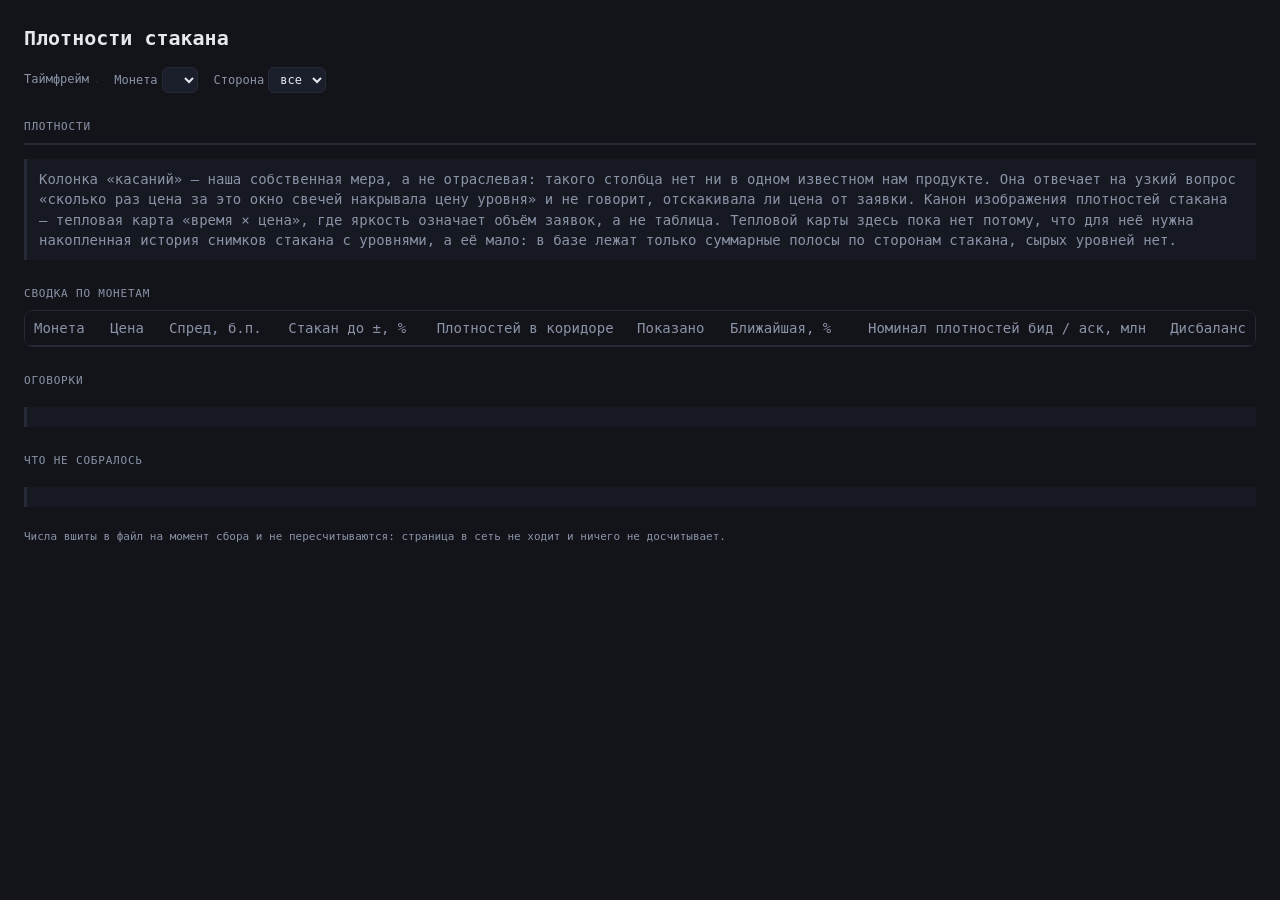
<file: tools/live/densities.html>
<!doctype html>
<html lang="ru">
<head>
<meta charset="utf-8">
<meta name="viewport" content="width=device-width, initial-scale=1">
<title>Плотности стакана</title>
<style>
:root { --bg:#12141a; --fg:#e6e8ee; --dim:#8b93a7; --line:#252a36;
        --good:#3ddc97; --bad:#ff6b6b; }
*{box-sizing:border-box}
body { margin:0; padding:24px; background:var(--bg); color:var(--fg);
       font:14px/1.45 ui-monospace,SFMono-Regular,Menlo,monospace; }
th,td { text-align:left; padding:7px 9px; border-bottom:1px solid var(--line); }
th { color:var(--dim); font-weight:400; position:sticky; top:0; background:var(--bg); }
td.num { text-align:right; white-space:nowrap; }
.sub { color:var(--dim); font-size:11px; }
.caveat { margin-top:18px; padding:10px 12px; border-left:3px solid var(--line);
          background:#161922; color:var(--dim); }
/* --- надстройка над общим домом страницы --- */
.page{max-width:1600px;margin:0 auto}
h1{font-size:20px;font-weight:600;margin:0 0 6px}
h2{font-size:11px;text-transform:uppercase;letter-spacing:.8px;color:var(--dim);
   font-weight:400;margin:26px 0 8px}
p.sub{margin:0 0 4px}
.thin{overflow-x:auto;-webkit-overflow-scrolling:touch;border:1px solid var(--line);
      border-radius:8px}
table{border-collapse:collapse;width:100%}
th.num{text-align:right}
th.sortable{cursor:pointer;-webkit-user-select:none;user-select:none}
th.sorted{color:var(--fg)}
th.sorted.desc::after{content:' ↓'}
th.sorted.asc::after{content:' ↑'}
tbody tr:hover td{background:#171a22}
tbody tr:last-child td{border-bottom:none}
td.sym{font-weight:600;white-space:nowrap}
td.num{font-variant-numeric:tabular-nums}
.dim{color:var(--dim)}
.good{color:var(--good)}
.bad{color:var(--bad)}
.tag{display:inline-block;border:1px solid var(--line);border-radius:4px;
     padding:0 5px;font-size:11px}
.tag.bid{color:var(--good)}
.tag.ask{color:var(--bad)}
.controls{margin:14px 0 0;display:flex;flex-wrap:wrap;gap:8px 16px;align-items:center}
.ctl{color:var(--dim);font-size:12px}
.ctl select{margin-left:4px}
select{background:#1a1f2b;color:var(--fg);border:1px solid var(--line);
       border-radius:6px;padding:4px 7px;font:inherit;font-size:12px}
/* переключатель таймфрейма: кнопки строятся по числу ТФ из данных */
.tf{display:inline-flex;border:1px solid var(--line);border-radius:6px;overflow:hidden}
.tf button{background:#1a1f2b;color:var(--dim);border:0;border-right:1px solid var(--line);
           padding:4px 10px;font:inherit;font-size:12px;cursor:pointer}
.tf button:last-child{border-right:0}
.tf button:hover{color:var(--fg)}
.tf button.active{background:#2a3244;color:var(--fg)}
#tfNote{margin-top:14px}
.caveat ol{margin:0;padding-left:20px}
.caveat li{margin:4px 0}
p.note2{margin:8px 0 0}
@media (max-width:700px){
  body{padding:14px}
  h1{font-size:17px}
  th,td{padding:6px 7px;font-size:12px}
  h2{margin:20px 0 6px}
}
</style>
</head>
<body>
<div class="page">

<h1>Плотности стакана</h1>
<p class="sub" id="meta"></p>
<p class="sub" id="uniNote"></p>

<div class="controls">
  <div class="ctl" id="tfCtl">Таймфрейм <span class="tf" id="tfBtns"></span></div>
  <label class="ctl">Монета<select id="fCoin"></select></label>
  <label class="ctl">Сторона<select id="fSide">
    <option value="all">все</option>
    <option value="bid">бид</option>
    <option value="ask">аск</option>
  </select></label>
</div>

<h2>Плотности</h2>
<div class="thin">
  <table id="tbl">
    <thead><tr id="thr"></tr></thead>
    <tbody id="tbody"></tbody>
  </table>
</div>
<p class="sub" id="tblNote"></p>
<p class="sub note2" id="legend"></p>

<div class="caveat" id="tfNote">
  Колонка «касаний» — наша собственная мера, а не отраслевая: такого столбца нет
  ни в одном известном нам продукте. Она отвечает на узкий вопрос «сколько раз
  цена за это окно свечей накрывала цену уровня» и не говорит, отскакивала ли
  цена от заявки. Канон изображения плотностей стакана — тепловая карта
  «время × цена», где яркость означает объём заявок, а не таблица. Тепловой
  карты здесь пока нет потому, что для неё нужна накопленная история снимков
  стакана с уровнями, а её мало: в базе лежат только суммарные полосы по
  сторонам стакана, сырых уровней нет.
</div>

<h2>Сводка по монетам</h2>
<div class="thin">
  <table id="sum">
    <thead><tr>
      <th>Монета</th>
      <th class="num">Цена</th>
      <th class="num">Спред, б.п.</th>
      <th class="num">Стакан до ±, %</th>
      <th class="num">Плотностей в коридоре</th>
      <th class="num">Показано</th>
      <th class="num">Ближайшая, %</th>
      <th class="num">Номинал плотностей бид / аск, млн</th>
      <th class="num">Дисбаланс</th>
    </tr></thead>
    <tbody id="sumBody"></tbody>
  </table>
</div>
<p class="sub" id="sumNote"></p>

<h2>Оговорки</h2>
<div class="caveat" id="caveatBox"><ol id="caveats"></ol></div>

<section id="gapsSec">
  <h2>Что не собралось</h2>
  <div class="caveat"><ol id="gaps"></ol></div>
</section>

<p class="sub" style="margin-top:22px">Числа вшиты в файл на момент сбора и не
пересчитываются: страница в сеть не ходит и ничего не досчитывает.</p>

</div>

<script id="data" type="application/json">__DATA_JSON__</script>
<script>
(function(){
"use strict";

var DATA = JSON.parse(document.getElementById('data').textContent);
var M = DATA.meta || {};
var COINS = DATA.coins || [];
var GAPS = DATA.gaps || [];

/* Таймфреймы берутся из данных, а не из списка в шаблоне: сначала
   meta.touch_tfs, при его отсутствии — ключи touches у самих плотностей.
   Порядок — как пришёл; первый в списке становится ТФ по умолчанию. */
function tfList(){
  var out = [];
  if(Object.prototype.toString.call(M.touch_tfs) === '[object Array]'){
    M.touch_tfs.forEach(function(tf){
      if(typeof tf === 'string' && tf && out.indexOf(tf) < 0) out.push(tf);
    });
  }
  if(!out.length){
    COINS.forEach(function(c){
      (c.densities || []).forEach(function(d){
        Object.keys(d.touches || {}).forEach(function(tf){
          if(tf && out.indexOf(tf) < 0) out.push(tf);
        });
      });
    });
  }
  return out;
}
var TFS = tfList();

/* ---------- ТФ в адресе: #tf=1h ---------- */
/* replaceState на file:// у Chromium может бросить SecurityError (у документа
   с file:// источник непрозрачный), поэтому есть запасной путь через
   location.hash — он тоже не перезагружает документ. */
function putTf(tf){
  try { history.replaceState(null, '', '#tf=' + encodeURIComponent(tf)); return; }
  catch(e){}
  try { location.hash = 'tf=' + encodeURIComponent(tf); } catch(e){}
}
/* Битый или пустой хеш — не ошибка, а «нет выбора»: вернём null, и вызывающий
   возьмёт первый ТФ по порядку. */
function readTf(){
  var h = String(location.hash || '').replace(/^#/, '');
  if(!h) return null;
  var parts = h.split('&');
  for(var i = 0; i < parts.length; i++){
    var kv = parts[i].split('=');
    if(kv[0] !== 'tf') continue;
    var v = decodeURIComponent(kv.slice(1).join('='));
    return TFS.indexOf(v) >= 0 ? v : null;
  }
  return null;
}

/* ---------- вывод чисел: только формат, никаких расчётов ---------- */
function fin(v){ return typeof v === 'number' && isFinite(v); }
function esc(s){
  return String(s == null ? '' : s).replace(/[&<>"']/g, function(c){
    return {'&':'&amp;','<':'&lt;','>':'&gt;','"':'&quot;',"'":'&#39;'}[c];
  });
}
function dash(){ return '—'; }
function txt(v){ return (v == null || v === '') ? dash() : String(v); }
function trim(s){ return s.indexOf('.') >= 0 ? s.replace(/0+$/,'').replace(/\.$/,'') : s; }
function fixed(v,d){ return fin(v) ? Number(v).toFixed(d) : dash(); }
function sgn(v,d){ return fin(v) ? (v > 0 ? '+' : '') + Number(v).toFixed(d) : dash(); }
function gn(v){ return fin(v) ? trim(Number(v).toFixed(2)) : dash(); }
function grp(v){
  if(!fin(v)) return dash();
  var neg = v < 0, s = String(Math.round(Math.abs(v))), out = '';
  while(s.length > 3){ out = ' ' + s.slice(-3) + out; s = s.slice(0,-3); }
  return (neg ? '-' : '') + s + out;
}
/* Цена уровня. Разрядность приходит из данных (`coin.price_digits`): она
   подобрана Python'ом по самим ценам уровней, чтобы две соседние плотности
   не слились в одну и ту же строку. Эвристики «по величине цены» здесь нет
   намеренно — именно она печатала 1.5071 и 1.5072 одинаково как «1.51».
   Если разрядности в данных нет (монета с gap, старый JSON) — 4 знака. */
function px(v, digits){
  if(!fin(v)) return dash();
  var d = fin(digits) ? Math.max(0, Math.min(8, Math.round(digits))) : 4;
  return trim(Number(v).toFixed(d));
}
/* Разрядность монеты берётся из данных как есть; поля может не быть */
function digitsOf(c){
  return fin(c && c.price_digits) ? c.price_digits : 4;
}
/* млн USDT: разрядность выбирается по величине, чтобы мелкие плотности
   не превращались в «0.00» */
function mln(v){
  if(!fin(v)) return dash();
  var a = Math.abs(v) / 1e6, d = a >= 100 ? 1 : a >= 1 ? 2 : 3;
  return trim(Number(a).toFixed(d));
}
function mult(v){
  if(!fin(v)) return dash();
  var a = Math.abs(v), d = a >= 100 ? 0 : 1;
  return '×' + Number(v).toFixed(d);
}
function pctS(v,d){ return fin(v) ? sgn(v,d) + ' %' : dash(); }
function n0(v){ return fin(v) ? String(Math.round(v)) : dash(); }
function el(id){ return document.getElementById(id); }
/* класс собирается из непустых частей: лишних пробелов в разметке не остаётся */
function cls(){ return Array.prototype.filter.call(arguments, function(x){ return !!x; }).join(' '); }
/* русское число: «в 6 раз», но «в 3 раза» */
function plural(n, one, few, many){
  var a = Math.abs(Math.round(n)) % 100, b = a % 10;
  if(a > 10 && a < 20) return many;
  if(b > 1 && b < 5) return few;
  if(b === 1) return one;
  return many;
}

function liveCoins(){
  return COINS.filter(function(c){ return !c.gap; });
}
function touchOf(r,tf){
  var t = (r.d.touches || {})[tf];
  return t || {};
}

/* ---------- окно касаний: берётся из данных, зашитых в файл ---------- */
function windowList(tf){
  var seen = {}, out = [];
  liveCoins().forEach(function(c){
    var w = (c.touch_windows || {})[tf];
    if(fin(w) && !seen[w]){ seen[w] = 1; out.push(w); }
  });
  out.sort(function(a,b){ return a - b; });
  return out;
}
function windowText(tf){
  var w = windowList(tf);
  if(!w.length) return 'за —';
  if(w.length === 1) return 'за ' + gn(w[0]) + ' ч';
  return 'за ' + gn(w[0]) + '–' + gn(w[w.length-1]) + ' ч';
}

/* ---------- шапка: рынок и параметры сбора ---------- */
(function(){
  var p = [];
  if(M.market) p.push(esc(M.market));
  p.push('собрано ' + esc(txt(M.collected_at)) + ' МСК');
  p.push('монет ' + n0(M.symbols));
  p.push('плотностей в коридоре ' + n0(M.densities_total) +
         ', показано ' + n0(M.shown_total) +
         ' (до ' + n0(M.max_rows) + ' на монету)');
  p.push('глубина стакана ' + n0(M.depth) + ' уровней');
  p.push('коридор ' + gn(M.min_distance_pct) + '–' + gn(M.max_distance_pct) +
         ' % от середины');
  var thr = '';
  if(fin(M.outlier_k)){
    thr = 'в ' + gn(M.outlier_k) + ' ' +
          plural(M.outlier_k, 'раз', 'раза', 'раз') + ' выше медианного уровня';
  }
  if(fin(M.min_notional)){
    thr += (thr ? ' и' : '') + ' от ' + grp(M.min_notional) + ' USDT';
  }
  if(thr) p.push('порог: ' + thr);
  if(fin(M.seconds)) p.push('сбор ' + gn(M.seconds) + ' с');
  if(M.touch_candles){
    p.push('касания по ' + grp(M.touch_candles) + ' закрытым свечам ' +
           esc((M.touch_tfs || []).join(' и ')));
  }
  el('meta').innerHTML = p.join(' · ');

  /* Происхождение среза вселенной: builder отдаёт его в meta.universe_note.
     Нет поля или оно пустое — строки нет вовсе, а не «—». */
  var u = M.universe_note;
  if(typeof u === 'string' && u !== ''){ el('uniNote').textContent = u; }
})();

/* ---------- столбцы главной таблицы ---------- */
var COLS = [
  {k:'symbol', t:'Монета', num:false,
   sv:function(r){ return r.c.symbol; },
   cell:function(r){ return '<td class="sym">' + esc(r.c.symbol) + '</td>'; }},

  {k:'side', t:'Сторона', num:false,
   sv:function(r){ return r.d.side === 'bid' ? 0 : 1; },
   cell:function(r){
     var isBid = r.d.side === 'bid';
     return '<td><span class="tag ' + (isBid ? 'bid' : 'ask') + '">' +
       (isBid ? 'бид' : 'аск') + '</span></td>';
   }},

  {k:'price', t:'Цена', num:true,
   sv:function(r){ return r.d.price; },
   cell:function(r){
     return '<td class="num">' + px(r.d.price, digitsOf(r.c)) + '</td>';
   }},

  {k:'dist', t:'До цены, %', num:true,
   sv:function(r){ return r.d.distance_pct; },
   cell:function(r){
     var v = r.d.distance_pct;
     var sc = !fin(v) ? '' : (v < 0 ? 'good' : 'bad');
     return '<td class="' + cls('num', sc) + '">' + pctS(v,3) + '</td>';
   }},

  {k:'notional', t:'Номинал, млн USDT', num:true,
   sv:function(r){ return r.d.notional; },
   cell:function(r){ return '<td class="num">' + mln(r.d.notional) + '</td>'; }},

  {k:'kmed', t:'×медианы', num:true,
   sv:function(r){ return r.d.k_median; },
   cell:function(r){ return '<td class="num">' + mult(r.d.k_median) + '</td>'; }},

  {k:'absorb', t:'Съедание', num:true,
   sv:function(r){ return r.d.absorb_seconds; },
   cell:function(r){
     return '<td class="num">' + esc(txt(r.d.absorb_text)) + '</td>';
   }},

  /* Касания и последнее касание — по одному столбцу, и оба следуют за
     переключателем: параллельных колонок по каждому ТФ здесь нет. Ключи
     столбцов не зависят от ТФ, поэтому сортировка по ним переживает смену
     таймфрейма — меняются значения, а не столбец. */
  {k:'touch', t:'касаний', num:true,
   sv:function(r){ return touchOf(r, state.tf).n; },
   cell:function(r){
     var t = touchOf(r, state.tf);
     return '<td class="' + cls('num', fin(t.n) ? '' : 'dim') + '">' + n0(t.n) + '</td>';
   }},

  {k:'last', t:'Последнее касание', num:false,
   sv:function(r){ return touchOf(r, state.tf).last_msk; },
   cell:function(r){
     var v = touchOf(r, state.tf).last_msk;
     return '<td class="' + cls(v == null ? 'dim' : '') + '">' + esc(txt(v)) + '</td>';
   }}
];

/* Подписи этих двух столбцов зависят от активного ТФ и его окна касаний */
function colTitle(c){
  if(c.k === 'touch'){
    return state.tf ? 'касаний ' + state.tf + ' ' + windowText(state.tf) : 'касаний';
  }
  if(c.k === 'last'){
    return state.tf ? 'Последнее касание (' + state.tf + ')' : 'Последнее касание';
  }
  return c.t;
}

function allRows(){
  var out = [];
  COINS.forEach(function(c){
    (c.densities || []).forEach(function(d){ out.push({c:c, d:d}); });
  });
  return out;
}

/* ---------- фильтры, сортировка, отрисовка ---------- */
/* tf — активный таймфрейм касаний; подставляется из хеша на старте */
var state = { coin:'all', side:'all', key:'notional', dir:-1, tf:'' };

function colByKey(k){
  for(var i = 0; i < COLS.length; i++){ if(COLS[i].k === k) return COLS[i]; }
  return null;
}

function apply(){
  var rows = allRows();
  if(state.coin !== 'all'){
    rows = rows.filter(function(r){ return r.c.symbol === state.coin; });
  }
  if(state.side !== 'all'){
    rows = rows.filter(function(r){ return r.d.side === state.side; });
  }
  var col = colByKey(state.key);
  if(col){
    rows.sort(function(a,b){
      var av = col.sv(a), bv = col.sv(b);
      var am = (av == null || av === '' || (typeof av === 'number' && !isFinite(av)));
      var bm = (bv == null || bv === '' || (typeof bv === 'number' && !isFinite(bv)));
      if(am && bm) return 0;
      if(am) return 1;          /* пустое значение — всегда в конце */
      if(bm) return -1;
      if(av < bv) return -state.dir;
      if(av > bv) return state.dir;
      return 0;
    });
  }
  return rows;
}

function render(){
  var rows = apply(), total = allRows().length;
  if(!rows.length){
    el('tbody').innerHTML = '<tr><td colspan="' + COLS.length + '" class="dim">' +
      'Под этот отбор не подходит ни одна строка: у выбранной монеты плотностей ' +
      'нет, либо все они на другой стороне стакана.</td></tr>';
  } else {
    el('tbody').innerHTML = rows.map(function(r){
      return '<tr>' + COLS.map(function(c){ return c.cell(r); }).join('') + '</tr>';
    }).join('');
  }
  Array.prototype.forEach.call(el('thr').querySelectorAll('th'), function(th){
    th.classList.remove('sorted','asc','desc');
    if(th.getAttribute('data-k') === state.key){
      th.classList.add('sorted');
      th.classList.add(state.dir > 0 ? 'asc' : 'desc');
    }
  });
  el('tblNote').textContent = 'Строк в таблице: ' + rows.length + ' из ' + total +
    '. Клик по заголовку — сортировка по столбцу, повторный клик меняет сторону; ' +
    'пустое значение («—») при сортировке всегда оказывается в конце. ' +
    'Окно касаний в подписи столбца — фактическая длина окна по полученным свечам, ' +
    'у разных монет она может отличаться.';
}

function buildControls(){
  var opts = ['<option value="all">все монеты</option>'];
  liveCoins().forEach(function(c){
    var n = (c.densities || []).length;
    opts.push('<option value="' + esc(c.symbol) + '">' + esc(c.symbol) +
              ' — ' + n + ' шт.</option>');
  });
  el('fCoin').innerHTML = opts.join('');
  el('fSide').value = 'all';
}

/* Шапка таблицы перестраивается на смену ТФ: подписи столбцов касаний
   содержат сам ТФ и фактическое окно его свечей. */
function buildHead(){
  el('thr').innerHTML = COLS.map(function(c){
    return '<th class="' + cls(c.num ? 'num' : '', 'sortable') + '" data-k="' +
      esc(c.k) + '">' + esc(colTitle(c)) + '</th>';
  }).join('');
  Array.prototype.forEach.call(el('thr').querySelectorAll('th'), function(th){
    th.addEventListener('click', function(){
      var k = th.getAttribute('data-k');
      if(state.key === k){
        state.dir = -state.dir;
      } else {
        var col = colByKey(k);
        state.key = k;
        state.dir = (col && col.num) ? -1 : 1;
      }
      render();
    });
  });
}

function tfButtons(){
  el('tfBtns').innerHTML = TFS.map(function(tf){
    return '<button type="button" class="' + cls(tf === state.tf ? 'active' : '') +
      '" data-tf="' + esc(tf) + '">' + esc(tf) + '</button>';
  }).join('');
  Array.prototype.forEach.call(el('tfBtns').querySelectorAll('button'), function(b){
    b.addEventListener('click', function(){ setTf(b.getAttribute('data-tf')); });
  });
  el('tfCtl').hidden = !TFS.length;
}

/* Смена ТФ трогает только state.tf: фильтры по монете и стороне и сортировка
   остаются как были. */
function setTf(tf){
  if(TFS.indexOf(tf) < 0 || tf === state.tf) return;
  state.tf = tf;
  putTf(tf);
  tfButtons();
  buildHead();
  render();
}

(function(){
  buildControls();
  state.tf = readTf() || TFS[0] || '';
  tfButtons();
  buildHead();
  el('fCoin').addEventListener('change', function(){ state.coin = this.value; render(); });
  el('fSide').addEventListener('change', function(){ state.side = this.value; render(); });
  /* Хеш правится и руками: держим таблицу в согласии с адресом */
  window.addEventListener('hashchange', function(){
    var tf = readTf();
    if(tf && tf !== state.tf){ state.tf = tf; tfButtons(); buildHead(); render(); }
  });

  el('legend').textContent = '«До цены» — расстояние от середины стакана со знаком: ' +
    'минус — уровень ниже середины (бид), плюс — выше (аск). «×медианы» — во сколько ' +
    'раз размер уровня больше медианного размера уровня в этом стакане. «Съедание» — ' +
    'оценка времени, за которое поток сделок выбрал бы объём уровня, по среднему ' +
    'объёму за 2 часа. Бид и аск окрашены по стороне стакана. Столбцы касаний — ' +
    'по активному таймфрейму из переключателя.';
  render();
})();

/* ---------- сводка по монетам: все монеты, фильтры на неё не влияют ---------- */
(function(){
  var html = [];
  var shallow = [];
  COINS.forEach(function(c){
    if(c.gap){
      html.push('<tr><td class="sym">' + esc(c.symbol) + '</td>' +
        '<td class="dim" colspan="8">' + esc(c.gap) + '</td></tr>');
      return;
    }
    var reachCls = (fin(c.reach_pct) && fin(M.max_distance_pct) &&
                    c.reach_pct < M.max_distance_pct) ? 'dim' : '';
    if(reachCls === 'dim') shallow.push(c);
    var walls = mln(c.wall_notional_bid) + ' / ' + mln(c.wall_notional_ask);
    html.push('<tr>' +
      '<td class="sym">' + esc(c.symbol) + '</td>' +
      '<td class="num">' + px(c.mid, digitsOf(c)) + '</td>' +
      '<td class="num">' + fixed(c.spread_bps,2) + '</td>' +
      '<td class="' + cls('num', reachCls) + '">' +
        (fin(c.reach_pct) ? '±' + fixed(c.reach_pct,2) : dash()) + '</td>' +
      '<td class="num">' + n0(c.n_densities) + '</td>' +
      '<td class="num">' + n0(c.n_shown) + '</td>' +
      '<td class="num">' + (fin(c.nearest_pct) ? fixed(c.nearest_pct,3) : dash()) + '</td>' +
      '<td class="num">' + walls + '</td>' +
      '<td class="num">' + sgn(c.imbalance,3) + '</td>' +
    '</tr>');
  });
  el('sumBody').innerHTML = html.join('');

  var n = '';
  n += 'Сводка по всем монетам сбора и от фильтров выше не зависит. ';
  if(shallow.length){
    n += 'Стакан отдан не до конца коридора (' + gn(M.max_distance_pct) + ' %): ' +
      shallow.map(function(c){
        return c.symbol + ' — до ±' + fixed(c.reach_pct,2) + ' %';
      }).join(', ') +
      '. Дальше этого расстояния плотностей не видно не потому, что их нет, ' +
      'а потому, что биржа не отдала уровни. ' +
      'Отмечены приглушённым цветом в столбце «Стакан до ±».';
  } else {
    n += 'Стакан всех монет достаёт до дальней границы коридора.';
  }
  el('sumNote').textContent = n;
})();

/* ---------- оговорки ---------- */
(function(){
  var cv = M.caveats || [];
  if(cv.length){
    el('caveats').innerHTML = cv.map(function(c){
      return '<li>' + esc(c) + '</li>';
    }).join('');
  } else {
    el('caveats').innerHTML = '<li>оговорок в данных нет</li>';
  }
})();

/* ---------- что не собралось ---------- */
(function(){
  if(!GAPS.length){
    el('gapsSec').setAttribute('hidden','');
    return;
  }
  el('gaps').innerHTML = GAPS.map(function(g){
    return '<li>' + esc(g) + '</li>';
  }).join('');
})();

})();
</script>
</body>
</html>
</file>
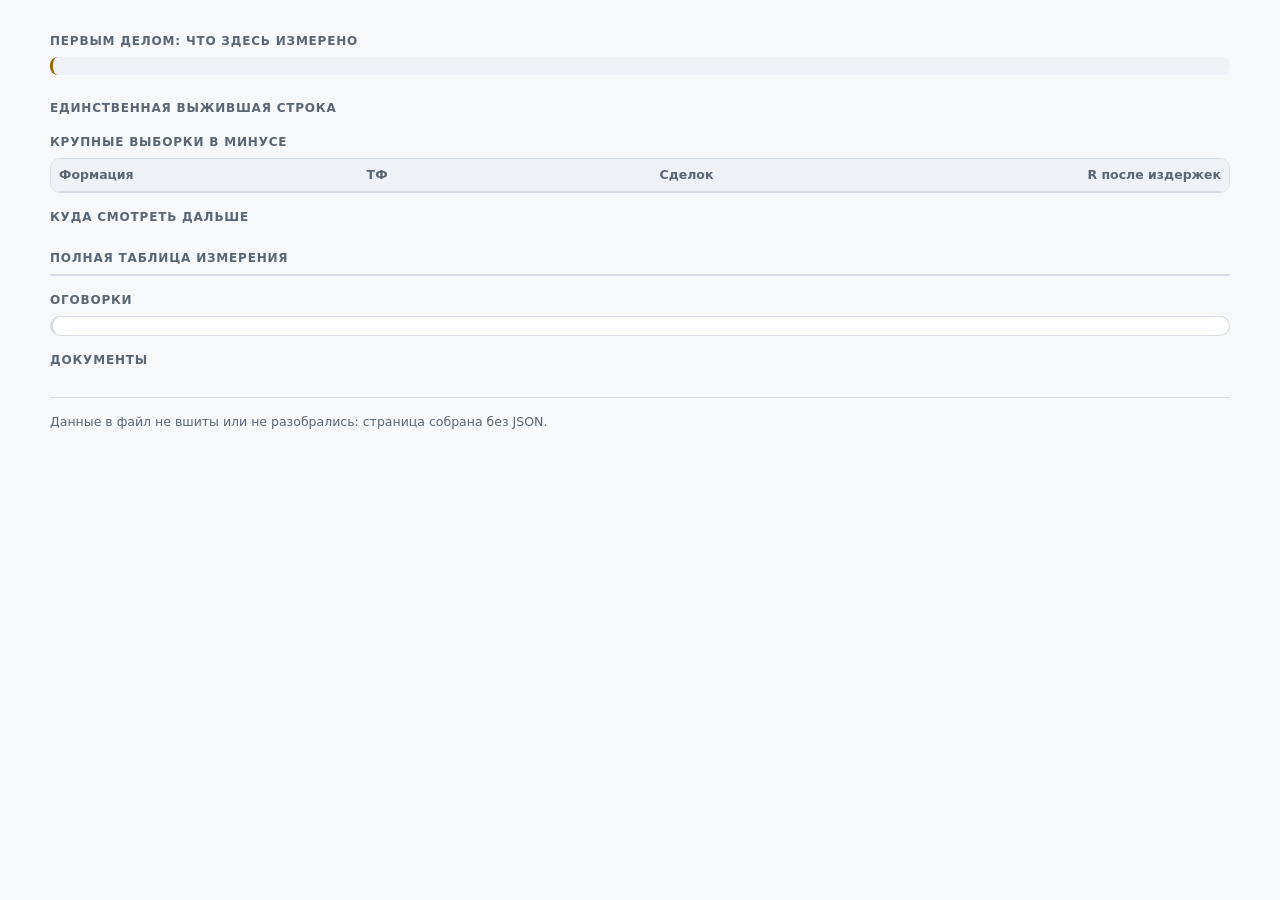
<file: tools/live/landing.html>
<!doctype html>
<html lang="ru">
<head>
<meta charset="utf-8">
<meta name="viewport" content="width=device-width, initial-scale=1">
<title>Крипто-скринер</title>
<style>
:root{
  --bg:#0d1117; --panel:#161b22; --panel2:#1b2230; --line:#2a3140;
  --fg:#e6edf3; --muted:#8f9bab; --accent:#4c9aff;
  --long:#3fb950; --short:#f85149; --warn:#d29922; --chip:#1f2733;
  --mono:ui-monospace,'SF Mono',Menlo,Consolas,monospace;
}
@media (prefers-color-scheme: light){
  :root{
    --bg:#f6f8fa; --panel:#ffffff; --panel2:#eef1f5; --line:#d6dde5;
    --fg:#1b2430; --muted:#5b6673; --accent:#0a66c2;
    --long:#1a7f37; --short:#c62828; --warn:#9a6700; --chip:#eaeef3;
  }
}
*{box-sizing:border-box}
html,body{margin:0;padding:0;max-width:100%;overflow-x:hidden}
body{
  background:var(--bg); color:var(--fg);
  font:14px/1.45 system-ui,-apple-system,'Segoe UI',Roboto,sans-serif;
  padding:12px 12px 40px;
}
.wrap{max-width:1180px;margin:0 auto}
h1,h2,h3{margin:0}
a{color:var(--accent)}
header{display:flex;flex-wrap:wrap;gap:8px 14px;align-items:flex-start;
  justify-content:space-between}
.h1{font-size:21px;font-weight:650;letter-spacing:.2px}
.sub{color:var(--muted);font-size:12.5px;margin:5px 0 0}
.sub b{color:var(--fg);font-weight:600}
section{margin:16px 0 0}
h2.sec{font-size:12px;text-transform:uppercase;letter-spacing:.8px;color:var(--muted);
  font-weight:600;margin:0 0 7px}
.panel{background:var(--panel);border:1px solid var(--line);border-radius:10px;
  padding:10px 11px}
.chips{display:flex;flex-wrap:wrap;gap:5px}
.chip{background:var(--chip);border:1px solid var(--line);border-radius:20px;
  padding:3px 9px;font-size:12px;color:var(--muted);overflow-wrap:anywhere}
.chip b{color:var(--fg);margin-left:4px}
.mono{font-family:var(--mono);font-variant-numeric:tabular-nums}
.muted{color:var(--muted)}
.pos{color:var(--long)}
.neg{color:var(--short)}
.nowrap{white-space:nowrap}
/* --- первый экран: числа измерения --- */
.tiles{display:grid;grid-template-columns:repeat(auto-fit,minmax(116px,1fr));
  gap:8px;margin:0}
.tile{background:var(--panel2);border:1px solid var(--line);border-radius:10px;
  padding:9px 10px;min-width:0}
.tile .k{font-size:11px;color:var(--muted);line-height:1.25;overflow-wrap:anywhere}
.tile .v{font-family:var(--mono);font-variant-numeric:tabular-nums;font-size:27px;
  font-weight:650;line-height:1.15;margin-top:3px}
.tile .s{font-size:10.5px;color:var(--muted);margin-top:3px;line-height:1.3;
  overflow-wrap:anywhere}
.honesty{border-left:3px solid var(--warn);background:var(--panel2);border-radius:8px;
  padding:9px 11px;margin:0 0 9px}
.honesty .t{font-weight:650;font-size:13.5px;color:var(--warn);margin-bottom:4px}
.honesty p{margin:0;font-size:12.5px;color:var(--muted)}
.honesty p b{color:var(--fg);font-weight:600;font-family:var(--mono)}
.survivor{border:1px solid var(--line);border-left:3px solid var(--long);
  background:var(--panel2);border-radius:10px;padding:10px 12px}
.sv-head{display:flex;flex-wrap:wrap;gap:6px 9px;align-items:baseline}
.sv-kind{font-size:15px;font-weight:650}
.sv-tf{font-family:var(--mono);color:var(--muted);font-weight:500}
.kvs{display:flex;flex-wrap:wrap;gap:5px;margin:8px 0 0}
.kv{background:var(--chip);border:1px solid var(--line);border-radius:6px;
  padding:2px 7px;font-size:11.5px;color:var(--muted);overflow-wrap:anywhere}
.kv b{color:var(--fg);font-family:var(--mono);font-weight:600;margin-left:4px}
.noform{border:1px dashed var(--line);border-radius:9px;padding:10px 11px;
  font-size:12.5px;color:var(--fg);background:var(--panel2)}
.tag{display:inline-block;border-radius:5px;padding:0 5px;font-size:10.5px;
  border:1px solid var(--line);color:var(--muted);white-space:nowrap}
.tag.yes{color:var(--long);border-color:var(--long)}
.tag.no{color:var(--muted)}
.tag.skip{color:var(--warn);border-color:var(--warn)}
.tbl-wrap{overflow-x:auto;-webkit-overflow-scrolling:touch;border:1px solid var(--line);
  border-radius:10px;background:var(--panel)}
table{border-collapse:collapse;width:100%;font-size:12.5px}
th{position:sticky;top:0;background:var(--panel2);color:var(--muted);font-weight:600;
  text-align:right;padding:7px 8px;border-bottom:1px solid var(--line);white-space:nowrap;
  cursor:pointer;user-select:none;-webkit-user-select:none}
th.l{text-align:left}
th.sorted{color:var(--accent)}
th.sorted.asc::after{content:' ▲';font-size:9px}
th.sorted.desc::after{content:' ▼';font-size:9px}
td{padding:6px 8px;border-bottom:1px solid var(--line);white-space:nowrap;
  text-align:right;vertical-align:middle;font-variant-numeric:tabular-nums}
td.l{text-align:left}
tbody tr:last-child td{border-bottom:none}
tbody tr:hover td{background:var(--panel2)}
tr.nosup td{color:var(--muted)}
.cards{display:grid;grid-template-columns:1fr;gap:10px}
@media (min-width:820px){.cards{grid-template-columns:1fr 1fr}}
a.card{display:block;text-decoration:none;color:inherit;background:var(--panel);
  border:1px solid var(--line);border-radius:12px;padding:11px 12px;min-width:0}
a.card:hover{border-color:var(--accent)}
.card h3{font-size:15px;font-weight:650;margin:0 0 5px}
.card p.what{margin:0;font-size:12.5px;color:var(--muted)}
.figs{display:flex;flex-wrap:wrap;gap:5px;margin:8px 0 0}
.fig{background:var(--chip);border:1px solid var(--line);border-radius:6px;
  padding:2px 7px;font-size:11.5px;color:var(--fg);overflow-wrap:anywhere}
.card p.cnote{margin:7px 0 0;font-size:11px;color:var(--muted)}
.card .go{margin:8px 0 0;font-size:11.5px;color:var(--accent)}
.note{font-size:11.5px;color:var(--muted);margin:6px 0 0}
ol.cl{background:var(--panel);border:1px solid var(--line);border-left:3px solid var(--line);
  border-radius:10px;margin:0;padding:9px 11px 9px 30px;font-size:12.5px;color:var(--muted)}
ol.cl li{margin:4px 0}
ol.gaps{background:var(--panel);border:1px solid var(--line);border-radius:10px;margin:0;
  padding:9px 11px 9px 30px;font-size:12.5px;color:var(--muted)}
ol.gaps li{margin:3px 0}
ul.docs{list-style:none;margin:0;padding:0;display:flex;flex-wrap:wrap;gap:6px 14px;
  font-size:12.5px}
footer{margin:20px 0 0;padding-top:10px;border-top:1px solid var(--line);
  font-size:11.5px;color:var(--muted);line-height:1.65}
footer b{color:var(--fg);font-weight:600}
footer .fk{color:var(--fg)}
@media (max-width:700px){
  body{padding:10px 10px 32px}
  .h1{font-size:18px}
  .tile .v{font-size:23px}
  table{font-size:12px}
  th,td{padding:6px 6px}
  th{white-space:normal;line-height:1.2}
}
</style>
</head>
<body>
<div class="wrap">

<header>
  <div>
    <h1 class="h1" id="hTitle"></h1>
    <p class="sub" id="hSub"></p>
  </div>
  <div class="chips" id="hChips"></div>
</header>

<section>
  <h2 class="sec">Первым делом: что здесь измерено</h2>
  <div class="honesty" id="honesty"></div>
  <div class="tiles" id="tiles"></div>
  <p class="note" id="heroCaption"></p>
</section>

<section>
  <h2 class="sec">Единственная выжившая строка</h2>
  <div id="survivor"></div>
</section>

<section>
  <h2 class="sec">Крупные выборки в минусе</h2>
  <div class="tbl-wrap">
    <table id="losTbl">
      <thead><tr>
        <th class="l">Формация</th>
        <th class="l">ТФ</th>
        <th>Сделок</th>
        <th>R после издержек</th>
      </tr></thead>
      <tbody id="losBody"></tbody>
    </table>
  </div>
  <p class="note" id="losNote"></p>
</section>

<section>
  <h2 class="sec">Куда смотреть дальше</h2>
  <div class="cards" id="cards"></div>
  <p class="note" id="cardsNote"></p>
</section>

<section>
  <h2 class="sec">Полная таблица измерения</h2>
  <div class="tbl-wrap">
    <table id="tbl"><thead><tr id="thr"></tr></thead><tbody id="tbody"></tbody></table>
  </div>
  <p class="note" id="tblNote"></p>
  <p class="note" id="tblParams"></p>
</section>

<section>
  <h2 class="sec">Оговорки</h2>
  <ol class="cl" id="caveats"></ol>
</section>

<div id="gapsWrap"></div>

<section>
  <h2 class="sec">Документы</h2>
  <ul class="docs" id="docs"></ul>
</section>

<footer id="foot"></footer>
<p class="sub" id="boot"></p>

</div>

<script id="data" type="application/json">__DATA_JSON__</script>
<script>
(function(){
"use strict";

/* ---------- данные, вшитые в файл сборщиком ---------- */
var DATA = null;
try { DATA = JSON.parse(document.getElementById('data').textContent); }
catch(e){ DATA = null; }
if(!DATA || typeof DATA !== 'object'){
  document.getElementById('boot').textContent =
    'Данные в файл не вшиты или не разобрались: страница собрана без JSON.';
  return;
}

var M = DATA.meta || {};
var MS = DATA.measurement || {};
var CARDS = DATA.cards || [];
var DOCS = DATA.docs || [];
var CAVEATS = M.caveats || [];
var GAPS = M.gaps || [];

/* ---------- помощники: текст и числа ---------- */
function esc(s){
  return String(s == null ? '' : s).replace(/[&<>"']/g, function(c){
    return {'&':'&amp;','<':'&lt;','>':'&gt;','"':'&quot;',"'":'&#39;'}[c];
  });
}
function fin(v){ return typeof v === 'number' && isFinite(v); }
/* строка как есть; отсутствующее — прочерк, а не пустота и не выдумка */
function tx(v){ return (v == null || v === '') ? '—' : String(v); }
function n0(v){
  if(!fin(v)) return '—';
  var neg = v < 0, s = String(Math.round(Math.abs(v))), out = '';
  while(s.length > 3){ out = ' ' + s.slice(-3) + out; s = s.slice(0, -3); }
  return (neg ? '-' : '') + s + out;
}
function fixed(v, d){
  if(!fin(v)) return '—';
  return Number(v).toFixed(d == null ? 2 : d);
}
function sgn(v, d){
  if(!fin(v)) return '—';
  return (v > 0 ? '+' : '') + Number(v).toFixed(d == null ? 2 : d);
}
function pct(v, d){ return fin(v) ? Number(v).toFixed(d == null ? 1 : d) + ' %' : '—'; }
/* знак значения — только цвет, само число не меняется */
function signCls(v){ return !fin(v) ? '' : (v > 0 ? 'pos' : (v < 0 ? 'neg' : '')); }
function plural(n, one, few, many){
  var a = Math.abs(Math.round(n)) % 100, b = a % 10;
  if(a > 10 && a < 20) return many;
  if(b > 1 && b < 5) return few;
  if(b === 1) return one;
  return many;
}
function el(id){ return document.getElementById(id); }
function setHTML(id, html){ el(id).innerHTML = html; }

/* ---------- шапка ---------- */
(function(){
  el('hTitle').textContent = tx(M.title);
  var s = [];
  if(M.subtitle) s.push(tx(M.subtitle));
  if(M.built_at) s.push('сборка ' + tx(M.built_at));
  if(M.market) s.push(tx(M.market));
  if(M.universe_note) s.push(tx(M.universe_note));
  el('hSub').textContent = s.join(' · ');

  var ch = [];
  if(M.no_signals === true) ch.push('сигналов не даёт и доходности не обещает');
  if(M.window && fin(M.window.days)){
    ch.push('окно ' + n0(M.window.days) + ' ' +
            plural(M.window.days, 'сутки', 'суток', 'суток'));
  }
  setHTML('hChips', ch.map(function(c){
    return '<span class="chip">' + esc(c) + '</span>';
  }).join(''));
})();

/* ---------- первый экран: числа измерения ---------- */
(function(){
  /* главное сообщение — то самое неудобное; формулировка из оговорок */
  var h = '<div class="t">После издержек большинство формаций в минусе</div>';
  var p = [];
  if(fin(MS.rows_positive) && fin(MS.rows_total)){
    p.push('В плюсе после издержек — <b>' + n0(MS.rows_positive) + '</b> строки из <b>' +
           n0(MS.rows_support) + '</b> строк-опор (в таблице ' + n0(MS.rows_total) + ').');
  }
  if(fin(MS.rows_significant) && fin(MS.rows_significant_positive)){
    p.push('Значимых после поправки на перебор — <b>' + n0(MS.rows_significant) +
           '</b>, из них с плюсом — <b>' + n0(MS.rows_significant_positive) + '</b>.');
  }
  if(!p.length) p.push('Числа измерения в данных отсутствуют.');
  h += '<p>' + p.join(' ') + '</p>';
  setHTML('honesty', h);

  var T = [
    {k:'Строк измерения', v:MS.rows_total, s:'строк в таблице измерения'},
    {k:'Из них опора', v:MS.rows_support,
     s: fin(MS.min_trades) ? 'выборка от ' + n0(MS.min_trades) + ' сделок'
                           : 'строки-опоры'},
    {k:'В плюсе после издержек', v:MS.rows_positive,
     s:'среди строк-опор R больше нуля',
     c:true},
    {k:'Значимо после поправки', v:MS.rows_significant,
     s:'поправка на множественные сравнения'},
    {k:'Значимо и в плюсе', v:MS.rows_significant_positive,
     s:'пережила и издержки, и поправку', c:true}
  ];
  setHTML('tiles', T.map(function(t){
    var cls = 'tile' + (t.c ? ' ' + signCls(t.v) : '');
    return '<div class="' + cls + '">' +
      '<div class="k">' + esc(t.k) + '</div>' +
      '<div class="v">' + n0(t.v) + '</div>' +
      '<div class="s">' + esc(t.s) + '</div>' +
    '</div>';
  }).join(''));

  /* подпись к числам: что именно посчитано */
  var cp = [];
  if(fin(MS.rows_total) && fin(MS.symbols_n) && fin(MS.tfs_n)){
    cp.push('Измерение формаций — ' + n0(MS.rows_total) + ' строк по ' +
            n0(MS.symbols_n) + ' монетам и ' + n0(MS.tfs_n) + ' таймфреймам' +
            (MS.measured_on ? ', дата ' + tx(MS.measured_on) : '') + '.');
  }
  if(fin(MS.min_trades)){
    cp.push('Опорой считается выборка от ' + n0(MS.min_trades) +
            ' сделок: у меньших оценка разброса не определена.');
  }
  cp.push('Поправка на множественные сравнения (Бенджамини-Хохберг) применена; ' +
          'считаются только строки-опоры.');
  cp.push('Строка «в счёт не вошла» — это не то же самое, что «не значимо»: ' +
          'поправка на неё не смотрела.');
  el('heroCaption').innerHTML = cp.map(esc).join(' ');
})();

/* ---------- единственная выжившая строка ---------- */
(function(){
  var s = MS.survivor;
  if(s == null || typeof s !== 'object'){
    setHTML('survivor', '<div class="noform">Выживших нет: ни одной строки, ' +
      'которая осталась бы в плюсе после издержек и пережила поправку на ' +
      'перебор, в этом измерении не нашлось.</div>');
    return;
  }
  var badges = [];
  if(s.support === true) badges.push('<span class="tag yes">опора</span>');
  if(s.support === false) badges.push('<span class="tag no">не опора</span>');
  if(s.significant === true) badges.push('<span class="tag yes">значимо после поправки</span>');
  if(s.significant === false) badges.push('<span class="tag no">не значимо</span>');
  if(s.significant == null) badges.push('<span class="tag skip">в счёт не вошла</span>');

  var kv = [];
  kv.push('<span class="kv">сделок<b>' + n0(s.n) + '</b></span>');
  kv.push('<span class="kv">прибыльных<b>' + pct(s.win_pct, 1) + '</b></span>');
  kv.push('<span class="kv">R до издержек<b>' + sgn(s.r_gross, 3) + '</b></span>');
  kv.push('<span class="kv">издержки, R<b>' + fixed(s.cost_r, 3) + '</b></span>');
  kv.push('<span class="kv">R после издержек<b class="' + signCls(s.r_net) + '">' +
          sgn(s.r_net, 3) + '</b></span>');

  setHTML('survivor', '<div class="survivor">' +
    '<div class="sv-head">' +
      '<span class="sv-kind">' + esc(tx(s.kind_ru)) + '</span>' +
      '<span class="sv-tf">' + esc(tx(s.tf)) + '</span>' +
      badges.join('') +
    '</div>' +
    '<div class="kvs">' + kv.join('') + '</div>' +
    '<p class="note">Это единственная плюсовая строка, пережившая поправку на ' +
    'перебор. Ограничения измерения — в оговорках ниже.</p>' +
  '</div>');
})();

/* ---------- крупные выборки в минусе ---------- */
(function(){
  var L = MS.losers || [];
  if(!L.length){
    setHTML('losBody', '<tr><td class="l muted" colspan="4">' +
      'Строк с крупной выборкой в данных нет.</td></tr>');
    el('losNote').textContent = '';
    return;
  }
  setHTML('losBody', L.map(function(r){
    return '<tr>' +
      '<td class="l">' + esc(tx(r.kind_ru)) + '</td>' +
      '<td class="l mono">' + esc(tx(r.tf)) + '</td>' +
      '<td>' + n0(r.n) + '</td>' +
      '<td class="' + signCls(r.r_net) + '">' + sgn(r.r_net, 3) + '</td>' +
    '</tr>';
  }).join(''));
  el('losNote').textContent = 'Строки с наибольшей выборкой. Смысл блока: где ' +
    'данных больше всего, там как раз минус после издержек.';
})();

/* ---------- плитки-переходы ---------- */
(function(){
  if(!CARDS.length){
    setHTML('cards', '<div class="noform">Переходов в данных нет.</div>');
    el('cardsNote').textContent = '';
    return;
  }
  setHTML('cards', CARDS.map(function(c){
    var figs = (c.figures || []).map(function(f){
      return '<span class="fig">' + esc(tx(f)) + '</span>';
    }).join('');
    var head = '<h3>' + esc(tx(c.title)) + '</h3>';
    var what = c.what ? '<p class="what">' + esc(tx(c.what)) + '</p>' : '';
    var note = c.note ? '<p class="cnote">' + esc(tx(c.note)) + '</p>' : '';
    var inner = head + what +
      (figs ? '<div class="figs">' + figs + '</div>' : '') + note;
    var href = (c.href == null || c.href === '') ? '' : String(c.href);
    if(!href){
      return '<div class="card">' + inner + '</div>';
    }
    return '<a class="card" href="' + esc(href) + '">' + inner +
           '<p class="go">перейти →</p></a>';
  }).join(''));
  var withHref = 0;
  CARDS.forEach(function(c){ if(c.href) withHref++; });
  if(withHref !== CARDS.length){
    el('cardsNote').textContent = 'У части плиток адреса в данных нет — они ' +
      'показаны без ссылки.';
  } else {
    el('cardsNote').textContent = '';
  }
})();

/* ---------- полная таблица измерения ---------- */
(function(){
  var COLS = [
    {k:'kind', t:'Формация', l:true,
     sv:function(r){ return r.kind_ru == null ? null : String(r.kind_ru); },
     cell:function(r){ return '<td class="l">' + esc(tx(r.kind_ru)) + '</td>'; }},
    {k:'tf', t:'ТФ', l:true,
     sv:function(r){ return r.tf == null ? null : String(r.tf); },
     cell:function(r){ return '<td class="l mono">' + esc(tx(r.tf)) + '</td>'; }},
    {k:'n', t:'Сделок',
     sv:function(r){ return fin(r.n) ? r.n : null; },
     cell:function(r){ return '<td>' + n0(r.n) + '</td>'; }},
    {k:'win', t:'Прибыльных',
     sv:function(r){ return fin(r.win_pct) ? r.win_pct : null; },
     cell:function(r){ return '<td>' + pct(r.win_pct, 1) + '</td>'; }},
    {k:'rg', t:'R до издержек',
     sv:function(r){ return fin(r.r_gross) ? r.r_gross : null; },
     cell:function(r){
       return '<td class="' + signCls(r.r_gross) + '">' + sgn(r.r_gross, 3) + '</td>';
     }},
    {k:'cost', t:'Издержки, R',
     sv:function(r){ return fin(r.cost_r) ? r.cost_r : null; },
     cell:function(r){ return '<td>' + fixed(r.cost_r, 3) + '</td>'; }},
    {k:'rn', t:'R после издержек',
     sv:function(r){ return fin(r.r_net) ? r.r_net : null; },
     cell:function(r){
       return '<td class="' + signCls(r.r_net) + '">' + sgn(r.r_net, 3) + '</td>';
     }},
    {k:'sup', t:'Опора', l:true,
     sv:function(r){ return r.support === true ? 1 : (r.support === false ? 0 : null); },
     cell:function(r){
       if(r.support === true) return '<td class="l"><span class="tag yes">опора</span></td>';
       if(r.support === false) return '<td class="l"><span class="tag no">не опора</span></td>';
       return '<td class="l"><span class="tag no">—</span></td>';
     }},
    {k:'sig', t:'Значимость', l:true,
     sv:function(r){
       return r.significant === true ? 1 : (r.significant === false ? 0 : null);
     },
     cell:function(r){
       if(r.significant === true) return '<td class="l"><span class="tag yes">значимо</span></td>';
       if(r.significant === false) return '<td class="l"><span class="tag no">не значимо</span></td>';
       if(r.significant == null) return '<td class="l"><span class="tag skip">в счёт не вошла</span></td>';
       return '<td class="l"><span class="tag no">—</span></td>';
     }}
  ];

  var ROWS = MS.table || [];
  var state = {key:'n', dir:-1};

  function colByKey(k){
    for(var i = 0; i < COLS.length; i++){ if(COLS[i].k === k) return COLS[i]; }
    return null;
  }
  function rowsSorted(){
    var rows = ROWS.slice();
    var col = colByKey(state.key);
    if(!col) return rows;
    rows.sort(function(a, b){
      var av = col.sv(a), bv = col.sv(b);
      var am = (av == null || (typeof av === 'number' && !isFinite(av)));
      var bm = (bv == null || (typeof bv === 'number' && !isFinite(bv)));
      if(am && bm) return 0;
      if(am) return 1;                 /* отсутствующее — всегда в конец */
      if(bm) return -1;
      if(av < bv) return -state.dir;
      if(av > bv) return state.dir;
      return 0;
    });
    return rows;
  }
  function render(){
    if(!ROWS.length){
      setHTML('tbody', '<tr><td class="l muted" colspan="' + COLS.length + '">' +
        'Строк измерения в данных нет.</td></tr>');
    } else {
      setHTML('tbody', rowsSorted().map(function(r){
        var cls = r.support === true ? '' : ' class="nosup"';
        return '<tr' + cls + '>' +
          COLS.map(function(c){ return c.cell(r); }).join('') + '</tr>';
      }).join(''));
    }
    var ths = el('thr').querySelectorAll('th');
    for(var i = 0; i < ths.length; i++){
      var th = ths[i];
      th.classList.remove('sorted');
      th.classList.remove('asc');
      th.classList.remove('desc');
      if(th.getAttribute('data-k') === state.key){
        th.classList.add('sorted');
        th.classList.add(state.dir > 0 ? 'asc' : 'desc');
      }
    }
  }

  setHTML('thr', COLS.map(function(c){
    return '<th class="' + (c.l ? 'l ' : '') + '" data-k="' + esc(c.k) + '">' +
      esc(c.t) + '</th>';
  }).join(''));

  var ths = el('thr').querySelectorAll('th');
  for(var i = 0; i < ths.length; i++){
    (function(th){
      th.addEventListener('click', function(){
        var k = th.getAttribute('data-k');
        if(state.key === k){
          state.dir = -state.dir;
        } else {
          state.key = k;
          state.dir = -1;
        }
        render();
      });
    })(ths[i]);
  }
  render();

  var p = ['Строк: ' + n0(ROWS.length) + ' из ' + n0(MS.rows_total) + '.'];
  p.push('Клик по заголовку — сортировка; повторный клик меняет сторону. ' +
         'Пустое значение («—») и «в счёт не вошла» при сортировке уходят в конец.');
  p.push('Приглушённая строка — не опора.');
  el('tblNote').textContent = p.join(' ');

  var q = [];
  if(MS.measured_on) q.push('измерено ' + tx(MS.measured_on));
  if(fin(MS.min_trades)) q.push('опора от ' + n0(MS.min_trades) + ' сделок');
  if(fin(MS.fdr_alpha)) q.push('alpha = ' + fixed(MS.fdr_alpha, 2));
  if(MS.scope) q.push('монеты: ' + tx(MS.scope));
  el('tblParams').textContent = q.length ? q.join(' · ') : '';
})();

/* ---------- оговорки ---------- */
(function(){
  if(!CAVEATS.length){
    setHTML('caveats', '<li>оговорок в данных нет</li>');
    return;
  }
  setHTML('caveats', CAVEATS.map(function(c){
    return '<li>' + esc(tx(c)) + '</li>';
  }).join(''));
})();

/* ---------- пропуски: блок появляется, только если они есть ---------- */
(function(){
  if(!GAPS.length) return;   /* пусто — блока нет в разметке вовсе */
  setHTML('gapsWrap', '<section><h2 class="sec">Чего не хватает</h2>' +
    '<ol class="gaps">' + GAPS.map(function(g){
      return '<li>' + esc(tx(g)) + '</li>';
    }).join('') + '</ol>' +
    '<p class="note">Это честный признак того, что часть данных не собралась.</p>' +
    '</section>');
})();

/* ---------- документы ---------- */
(function(){
  if(!DOCS.length){
    setHTML('docs', '<li class="muted">документов в данных нет</li>');
    return;
  }
  setHTML('docs', DOCS.map(function(d){
    var href = (d.href == null || d.href === '') ? '' : String(d.href);
    var title = esc(tx(d.title));
    if(!href) return '<li>' + title + '</li>';
    return '<li><a href="' + esc(href) + '">' + title + '</a></li>';
  }).join(''));
})();

/* ---------- подвал: окно измерения и на чём это собрано ---------- */
(function(){
  var W = M.window || {};
  var f = [];

  var w = [];
  if(W.start || W.end){
    w.push(tx(W.start) + ' … ' + tx(W.end));
  }
  if(fin(W.days)){
    w.push(n0(W.days) + ' ' + plural(W.days, 'сутки', 'суток', 'суток'));
  }
  if(fin(W.symbols_n)) w.push('монет ' + n0(W.symbols_n));
  if(fin(W.tfs_n)) w.push('таймфреймов ' + n0(W.tfs_n));
  if(w.length) f.push('<b>Окно измерения:</b> ' + esc(w.join(', ')) + '.');
  if(W.log) f.push('<b>Журнал сбора:</b> ' + esc(tx(W.log)) + '.');

  var live = M.live || {};
  function srcLine(name, obj, fields){
    if(!obj || typeof obj !== 'object') return null;
    var segs = [];
    fields.forEach(function(fl){
      var v = obj[fl[0]];
      if(fin(v)) segs.push(n0(v) + ' ' + fl[1]);
    });
    if(obj.collected_at) segs.push('снимок ' + tx(obj.collected_at));
    if(!segs.length) return null;
    return name + ' — ' + segs.join(', ');
  }
  var src = [];
  var a = srcLine('структуры', live.structures,
    [['pairs','пар'], ['tfs_n','таймфрейма'], ['formations','формаций'],
     ['candles','свечей']]);
  var b = srcLine('плотности', live.densities,
    [['coins','монет'], ['densities_total','плотностей'], ['shown','показано'],
     ['depth','глубина стакана']]);
  if(a) src.push(a);
  if(b) src.push(b);
  if(src.length) f.push('<b>На чём это собрано:</b> ' + esc(src.join('; ')) + '.');

  f.push('Числа вшиты в файл на момент сборки и не пересчитываются: страница ' +
         'в сеть не ходит и ничего не досчитывает.');
  setHTML('foot', f.join('<br>'));
})();

})();
</script>
</body>
</html>
</file>
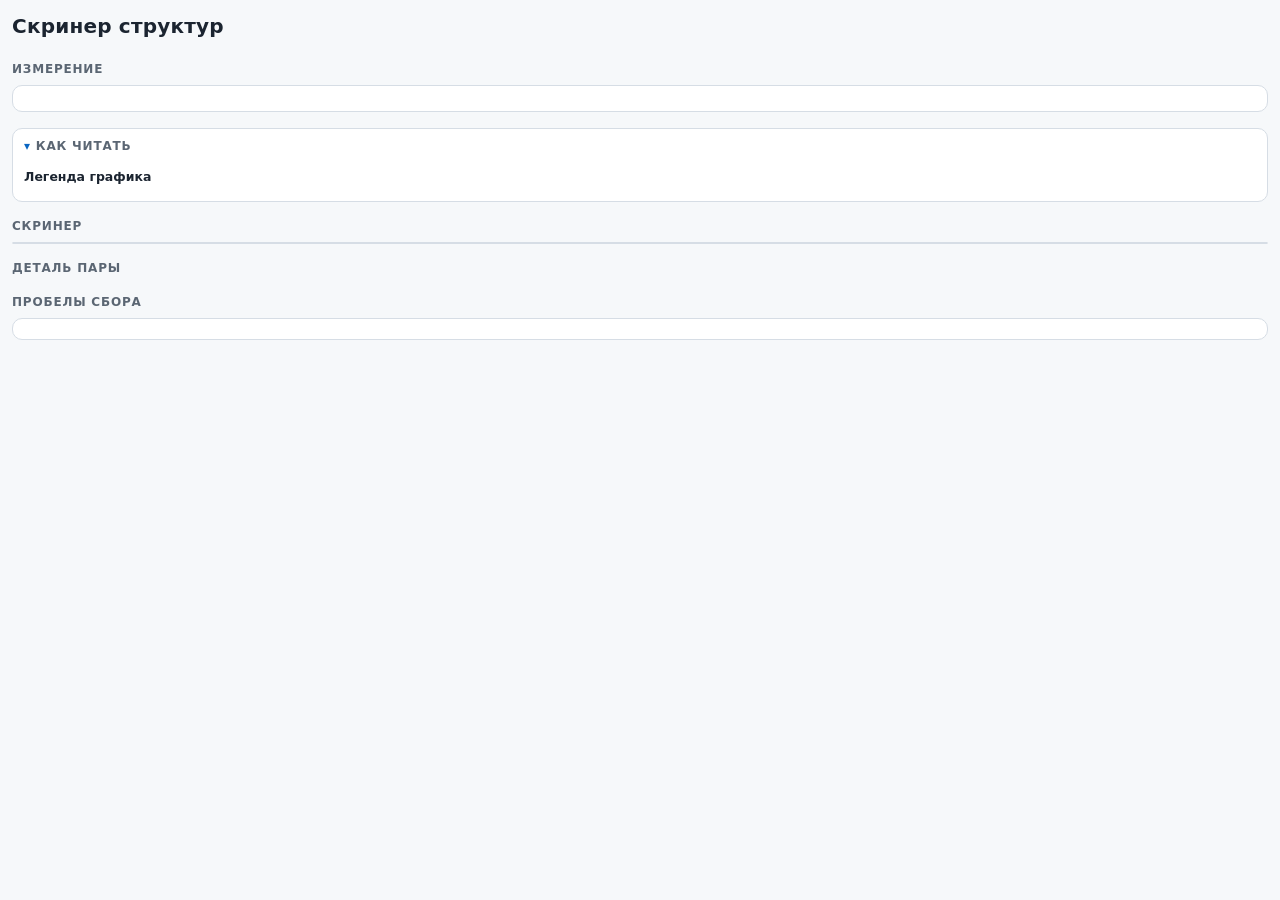
<file: tools/live/structures.html>
<!doctype html>
<html lang="ru">
<head>
<meta charset="utf-8">
<meta name="viewport" content="width=device-width, initial-scale=1">
<title>Скринер структур</title>
<style>
:root{
  --bg:#0d1117; --panel:#161b22; --panel2:#1b2230; --line:#2a3140;
  --fg:#e6edf3; --muted:#8f9bab; --accent:#4c9aff;
  --long:#3fb950; --short:#f85149; --warn:#d29922; --chip:#1f2733;
  --level:#c792ea; --entry:#4c9aff; --stop:#f85149; --target:#3fb950;
  --up:#4c9aff; --down:#d29922;
  --mono:ui-monospace,'SF Mono',Menlo,Consolas,monospace;
}
@media (prefers-color-scheme: light){
  :root{
    --bg:#f6f8fa; --panel:#ffffff; --panel2:#eef1f5; --line:#d6dde5;
    --fg:#1b2430; --muted:#5b6673; --accent:#0a66c2;
    --long:#1a7f37; --short:#c62828; --warn:#9a6700; --chip:#eaeef3;
    --level:#7a3fa8; --entry:#0a66c2; --stop:#c62828; --target:#1a7f37;
    --up:#0a66c2; --down:#9a6700;
  }
}
*{box-sizing:border-box}
html,body{margin:0;padding:0;max-width:100%;overflow-x:hidden}
body{
  background:var(--bg); color:var(--fg);
  font:14px/1.45 system-ui,-apple-system,'Segoe UI',Roboto,sans-serif;
  padding:12px 12px 40px;
}
h1,h2,h3{margin:0}
.wrap{max-width:1600px;margin:0 auto}
header{display:flex;flex-wrap:wrap;gap:6px 12px;align-items:baseline;
  justify-content:space-between}
.h1{font-size:20px;font-weight:650;letter-spacing:.2px}
.sub{color:var(--muted);font-size:12.5px;margin:4px 0 0}
.sub b{color:var(--fg);font-weight:600}
section{margin:16px 0 0}
h2.sec{font-size:12px;text-transform:uppercase;letter-spacing:.8px;color:var(--muted);
  font-weight:600;margin:0 0 7px}
.panel{background:var(--panel);border:1px solid var(--line);border-radius:10px;
  padding:10px 11px}
.chips{display:flex;flex-wrap:wrap;gap:5px}
.chip{background:var(--chip);border:1px solid var(--line);border-radius:20px;
  padding:3px 9px;font-size:12px;color:var(--muted);white-space:nowrap}
.chip b{color:var(--fg);margin-left:4px}
.chip.long{border-color:color-mix(in srgb,var(--long) 45%,var(--line))}
.chip.short{border-color:color-mix(in srgb,var(--short) 45%,var(--line))}
.mono{font-family:var(--mono);font-variant-numeric:tabular-nums}
.muted{color:var(--muted)}
.pos{color:var(--long)}
.neg{color:var(--short)}
.nowrap{white-space:nowrap}
details.howto{background:var(--panel);border:1px solid var(--line);border-radius:10px;
  padding:9px 11px}
details.howto>summary{cursor:pointer;font-size:12px;text-transform:uppercase;
  letter-spacing:.8px;color:var(--muted);font-weight:600;list-style:none}
details.howto>summary::-webkit-details-marker{display:none}
details.howto>summary::before{content:'▸ ';color:var(--accent)}
details.howto[open]>summary::before{content:'▾ '}
details.howto h3{font-size:12.5px;margin:12px 0 4px;color:var(--fg)}
details.howto p{margin:5px 0;font-size:12.5px;color:var(--muted)}
details.howto p b{color:var(--fg);font-weight:600}
details.howto ul{margin:5px 0;padding-left:18px;font-size:12.5px;color:var(--muted)}
details.howto li{margin:3px 0}
details.howto li b{color:var(--fg);font-weight:600}
.honesty{border-left:3px solid var(--warn);background:var(--panel2);
  border-radius:8px;padding:8px 10px;margin:6px 0 0}
.honesty .t{font-weight:650;font-size:12.5px;color:var(--warn);margin-bottom:3px}
.tbl-wrap{overflow-x:auto;-webkit-overflow-scrolling:touch;border:1px solid var(--line);
  border-radius:10px;background:var(--panel)}
table{border-collapse:collapse;width:100%;font-size:12.5px}
th{position:sticky;top:0;background:var(--panel2);color:var(--muted);font-weight:600;
  text-align:right;padding:7px 8px;border-bottom:1px solid var(--line);white-space:nowrap;
  cursor:pointer;user-select:none}
/* выравнивание по номеру столбца: 1 — монета, 2 — цена, 3 — 20 свечей,
   4 — режим (бейдж), дальше числа вправо; столбца ТФ в таблице больше нет
   (он один на всю таблицу), поэтому левыми остаются 1-й и 4-й */
th:first-child,th:nth-child(4){text-align:left}
th.sorted{color:var(--accent)}
th.sorted.asc::after{content:' ▲';font-size:9px}
th.sorted.desc::after{content:' ▼';font-size:9px}
td{padding:6px 8px;border-bottom:1px solid var(--line);white-space:nowrap;
  text-align:right;vertical-align:top}
td:first-child,td:nth-child(4){text-align:left}
tr.row{cursor:pointer}
tr.row:hover td,tr.row:focus td{background:var(--panel2)}
tr.row.sel td{background:color-mix(in srgb,var(--accent) 12%,transparent)}
tr.row:last-child td{border-bottom:none}
.sym{font-weight:600}
.tag{display:inline-block;border-radius:5px;padding:0 5px;font-size:10.5px;
  border:1px solid var(--line);color:var(--muted)}
.tag.sig-y{color:var(--long);border-color:color-mix(in srgb,var(--long) 50%,var(--line))}
.tag.sig-n{color:var(--muted)}
.tag.sig-x{color:var(--warn);border-color:color-mix(in srgb,var(--warn) 50%,var(--line))}
.tag.dir-long{color:var(--long);border-color:color-mix(in srgb,var(--long) 50%,var(--line))}
.tag.dir-short{color:var(--short);border-color:color-mix(in srgb,var(--short) 50%,var(--line))}
.badge{display:inline-block;border-radius:20px;padding:1px 8px;font-size:11px;
  border:1px solid var(--line);background:var(--chip);color:var(--muted);
  vertical-align:middle}
.badge.b-narrow{color:var(--warn);border-color:color-mix(in srgb,var(--warn) 50%,var(--line))}
.badge.b-trend{color:var(--accent);border-color:color-mix(in srgb,var(--accent) 50%,var(--line))}
.note{font-size:11.5px;color:var(--muted);margin:6px 0 0}
.cards{display:block;margin-top:8px}
.card{background:var(--panel);border:1px solid var(--line);border-radius:12px;
  padding:10px 11px 12px;scroll-margin-top:10px;min-width:0}
.card.flash{border-color:var(--accent);box-shadow:0 0 0 2px color-mix(in srgb,var(--accent) 30%,transparent)}
.card-top{display:flex;justify-content:space-between;align-items:flex-start;gap:8px}
.card-title{font-size:15px;font-weight:650}
.card-title .tf{color:var(--muted);font-weight:500;margin-left:5px}
.card-title .badge{margin-left:6px}
/* Переключатель таймфрейма: кнопок столько, сколько ТФ в данных. */
.tfbar{display:flex;flex-wrap:wrap;gap:5px;align-items:center;margin:6px 0 0}
.tfbar .lb{font-size:11px;color:var(--muted);text-transform:uppercase;
  letter-spacing:.6px;font-weight:600;margin-right:1px}
.tfbar button{font:inherit;font-size:12px;font-weight:600;color:var(--muted);
  background:var(--chip);border:1px solid var(--line);border-radius:20px;
  padding:2px 11px;cursor:pointer}
.tfbar button:hover{border-color:var(--accent);color:var(--fg)}
.tfbar button.on{color:var(--fg);border-color:var(--accent);
  background:color-mix(in srgb,var(--accent) 22%,var(--chip))}
/* Флажки наложения старших таймфреймов — над графиком. */
.ovbar{display:flex;flex-wrap:wrap;gap:4px 12px;align-items:center;
  font-size:11.5px;color:var(--muted);margin:7px 0 0}
.ovbar .lb{font-size:11px;text-transform:uppercase;letter-spacing:.6px;
  font-weight:600;color:var(--muted)}
.ovbar label{display:inline-flex;gap:5px;align-items:center;cursor:pointer;
  white-space:nowrap;font-family:var(--mono);font-weight:600;color:var(--fg)}
.ovbar input{margin:0;accent-color:var(--accent)}
.to-top{font-size:11px;color:var(--muted);text-decoration:none;white-space:nowrap}
.to-top:hover{color:var(--accent)}
.card-price{font-family:var(--mono);font-size:18px;font-weight:650;margin:2px 0 0}
.card-metrics{font-size:11.5px;color:var(--muted);margin:3px 0 0}
.card-metrics b{color:var(--fg);font-weight:600;font-family:var(--mono)}
svg.chart{width:100%;max-width:1040px;height:auto;display:block;background:var(--panel2);
  border:1px solid var(--line);border-radius:8px;margin:6px auto 0}
/* Подписи графика живут в единицах viewBox (640×268), поэтому при узкой
   карточке они мельчают вместе с рисунком: на телефоне поднимаем кегль.
   Правому полю расти некуда — ширина поля 96 единиц, длинная подпись
   («наклон. вверх · 3 кас.») и при 9.5px занимает около сотни. */
svg.chart text{font-size:9.5px}
svg.chart text.sm{font-size:9px}
svg.chart text.rm{font-size:9.5px}
/* Разметка старших таймфреймов: пунктир и приглушённый цвет, чтобы не
   путалась со сплошной разметкой активного ТФ. Цвет задаётся классами, а не
   атрибутом fill/stroke: так его не перебивают правила svg.chart text. */
svg.chart line.ovlvl{stroke:var(--level);stroke-width:1;stroke-dasharray:3 3;
  stroke-opacity:.85}
svg.chart line.ovform{stroke-width:1;stroke-dasharray:2 3;stroke-opacity:.65}
svg.chart line.ovform.ov-entry{stroke:var(--entry)}
svg.chart line.ovform.ov-stop{stroke:var(--stop)}
svg.chart line.ovform.ov-target{stroke:var(--target)}
svg.chart text.ovlab{opacity:.8}
svg.chart text.ovlab-lvl{fill:var(--level)}
svg.chart text.ovlab-entry{fill:var(--entry)}
svg.chart text.ovlab-stop{fill:var(--stop)}
svg.chart text.ovlab-target{fill:var(--target)}
@media (max-width:700px){
  svg.chart text{font-size:11px}
  svg.chart text.sm{font-size:9.5px}
  svg.chart text.rm{font-size:10px}
}
.src{font-size:11.5px;color:var(--muted);margin:6px 0 0}
.block{margin:10px 0 0}
.block>.bt{font-size:11px;text-transform:uppercase;letter-spacing:.6px;
  color:var(--muted);font-weight:600;margin-bottom:5px}
.book{margin-top:6px}
.book-head{display:flex;flex-wrap:wrap;gap:5px;margin-bottom:6px}
.band{display:grid;grid-template-columns:58px minmax(0,1fr) minmax(0,1fr);
  gap:8px;align-items:center;font-size:11px;margin:3px 0}
.band .bk{color:var(--muted);font-family:var(--mono);text-align:right}
.bc{display:flex;align-items:center;gap:5px;min-width:0}
.bc.bid{flex-direction:row-reverse}
.bc.ask{flex-direction:row}
.bc b{font-family:var(--mono);font-weight:500;color:var(--muted);
  white-space:nowrap;font-size:11px}
.bc.bid b{color:color-mix(in srgb,var(--long) 80%,var(--fg))}
.bc.ask b{color:color-mix(in srgb,var(--short) 80%,var(--fg))}
.track{flex:1 1 auto;height:9px;background:var(--chip);border-radius:3px;
  overflow:hidden;display:block;min-width:12px}
.track>span{display:block;height:100%}
.track>span.b{background:var(--long)}
.track>span.a{background:var(--short)}
.legend{display:flex;flex-wrap:wrap;gap:8px 12px;font-size:11px;color:var(--muted);
  margin-top:6px}
.legend span{white-space:nowrap}
.legend i{display:inline-block;width:14px;height:0;border-top:2px solid;
  margin-right:4px;vertical-align:middle}
.legend i.solid{border-top-style:solid}
.legend i.dash{border-top-style:dashed}
.legend i.dot{border-top-style:dotted}
.form{border:1px solid var(--line);border-radius:9px;padding:8px 9px;margin:0 0 8px;
  background:var(--panel2)}
.form:last-child{margin-bottom:0}
.form-top{display:flex;flex-wrap:wrap;gap:6px;align-items:center;margin-bottom:5px}
.form-title{font-weight:650;font-size:13px}
.form-kv{display:flex;flex-wrap:wrap;gap:4px 6px;margin:5px 0}
.kv{background:var(--chip);border:1px solid var(--line);border-radius:6px;
  padding:1px 6px;font-size:11px;color:var(--muted);white-space:nowrap}
.kv b{color:var(--fg);font-family:var(--mono);font-weight:600}
ul.reasons{margin:4px 0;padding-left:17px;font-size:12px;color:var(--muted)}
ul.reasons li{margin:2px 0}
.invalid{font-size:12px;border-left:2px solid var(--short);padding:2px 0 2px 8px;
  margin:6px 0;color:var(--muted)}
.invalid b{color:var(--fg)}
.meas{margin-top:6px;font-size:12px}
.meas .mv{font-family:var(--mono);font-weight:600}
.noform{border:1px dashed var(--line);border-radius:9px;padding:8px 9px;
  font-size:12.5px;color:var(--fg);background:var(--panel2)}
.noform .exp{color:var(--muted);font-size:12px;margin-top:3px}
.reasons-pair{margin:8px 0 0;padding-left:18px;font-size:12px;color:var(--muted)}
.clean{font-size:12.5px;color:var(--muted);background:var(--panel2);
  border:1px solid var(--line);border-radius:9px;padding:8px 9px}
ol.gaps{margin:0;padding-left:18px;font-size:12.5px;color:var(--muted)}
ol.gaps li{margin:2px 0}
footer{margin:18px 0 0;font-size:11.5px;color:var(--muted);line-height:1.6}
footer b{color:var(--fg)}
@media (max-width:700px){
  body{padding:10px 10px 32px}
  .h1{font-size:17px}
  .band{grid-template-columns:50px minmax(0,1fr) minmax(0,1fr);gap:6px}
  .card-price{font-size:16px}
}
</style>
</head>
<body>
<script>/* #…&embed=1 — только деталь пары: так её открывает таблица монет */
if(/(^#|&)embed=1(&|$)/.test(location.hash)) document.body.className+=' embed';</script>
<style>body.embed .wrap>header,body.embed .wrap>section,body.embed .wrap>footer,body.embed .detail-sec>h2{display:none}
body.embed .wrap>section.detail-sec{display:block;margin-top:0}</style>
<div class="wrap">

<header>
  <div>
    <h1 class="h1">Скринер структур</h1>
    <p class="sub" id="hdrSub"></p>
    <p class="sub" id="uniNote"></p>
  </div>
</header>

<section>
  <h2 class="sec">Измерение</h2>
  <div class="panel">
    <p class="sub" id="statLine" style="margin:0"></p>
    <p class="sub" id="todayLine" style="margin:5px 0 0"></p>
  </div>
</section>

<section>
  <details class="howto" open>
    <summary>Как читать</summary>
    <div id="howtoBody"></div>
    <h3>Легенда графика</h3>
    <div class="legend" id="legend"></div>
  </details>
</section>

<section>
  <h2 class="sec" id="tblSec">Скринер</h2>
  <div class="tbl-wrap">
    <table id="tbl"><thead><tr id="thr"></tr></thead><tbody id="tbody"></tbody></table>
  </div>
  <p class="note" id="tblNote"></p>
</section>

<section class="detail-sec">
  <h2 class="sec">Деталь пары</h2>
  <div class="cards" id="detail"></div>
</section>

<section>
  <h2 class="sec">Пробелы сбора</h2>
  <div class="panel"><ol class="gaps" id="gaps"></ol></div>
</section>

<footer id="foot"></footer>

</div>

<script id="payload" type="application/json">__DATA_JSON__</script>
<script>
const DATA = JSON.parse(document.getElementById('payload').textContent);
(function(){
"use strict";
var M = DATA.meta || {};
var PAIRS = DATA.pairs || [];
var BOOKS = DATA.books || {};

/* ---------- индекс пар и порядок таймфреймов ---------- */

/* Пары лежат плоским списком (symbol, tf). Для одного графика нужен быстрый
   доступ по монете и ТФ, поэтому раскладываем их в BY_SYM: монета → ТФ → пара.
   SYMBOLS — монеты в порядке первого появления в данных: этот порядок
   и есть «первая монета списка» при пустом хеше. */
var BY_SYM={}, SYMBOLS=[];
PAIRS.forEach(function(p){
  if(!p||!p.symbol||!p.tf) return;
  if(!BY_SYM[p.symbol]){ BY_SYM[p.symbol]={}; SYMBOLS.push(p.symbol); }
  BY_SYM[p.symbol][p.tf]=p;
});

/* Порядок ТФ задан явно и не зависит от состава выборки: старший ТФ — тот,
   чей порядок больше. Список общий, в данных сейчас могут быть не все. */
var TF_ORDER=['1m','5m','15m','1h','4h','1d'];
function tfRank(tf){
  var i=TF_ORDER.indexOf(tf);
  return i<0?TF_ORDER.length:i;
}
/* Кнопки переключателя строятся по самим данным, а не по хардкоду. */
var TFS=[];
PAIRS.forEach(function(p){ if(p.tf&&TFS.indexOf(p.tf)<0) TFS.push(p.tf); });
TFS.sort(function(a,b){
  var d=tfRank(a)-tfRank(b);
  return d!==0?d:String(a).localeCompare(String(b));
});

function symbolsForTf(tf){
  return SYMBOLS.filter(function(s){ return BY_SYM[s][tf]; });
}
function firstSymForTf(tf){
  var list=symbolsForTf(tf);
  return list.length?list[0]:null;
}
/* Старшие ТФ этой монеты, что есть в данных, — по возрастанию порядка. */
function seniorTFs(sym){
  var m=BY_SYM[sym]||{}, out=[];
  TFS.forEach(function(tf){ if(m[tf]&&tfRank(tf)>tfRank(state.tf)) out.push(tf); });
  return out;
}

/* ---------- состояние страницы ---------- */
/* tf и sym живут в адресе (#tf=…&sym=…), сортировка и снятые флажки — только
   в памяти. Смена ТФ не трогает сортировку и монету, смена сортировки — ТФ. */
var state={tf:null, sym:null, sortKey:null, sortDir:1, overlayOff:{}};

function readHash(){
  var out={}, h=String(location.hash||'').replace(/^#/,'');
  if(!h) return out;
  h.split('&').forEach(function(kv){
    if(!kv) return;
    var i=kv.indexOf('=');
    if(i<0) return;
    try{
      out[decodeURIComponent(kv.slice(0,i))]=decodeURIComponent(kv.slice(i+1));
    }catch(e){ /* битый процент в хеше — ключ просто не читается */ }
  });
  return out;
}
/* Хеш пуст или битый — первый ТФ по порядку и первая монета, у которой этот
   ТФ есть. Битым считается и ТФ, которого нет в данных, и монета без этого ТФ. */
function applyHash(){
  var h=readHash();
  state.tf = (h.tf && TFS.indexOf(h.tf)>=0) ? h.tf : TFS[0];
  state.sym = (h.sym && BY_SYM[h.sym] && BY_SYM[h.sym][state.tf])
    ? h.sym : firstSymForTf(state.tf);
}
var suppressHash=false;
function writeHash(){
  if(!state.tf||!state.sym) return;
  var h='#tf='+encodeURIComponent(state.tf)+'&sym='+encodeURIComponent(state.sym);
  if(location.hash===h) return;
  try{
    history.replaceState(null,'',h);
  }catch(e){
    /* file:// и старые движки могут запретить replaceState — тогда тем же
       адресом, но без перезагрузки: hashchange ниже погасим сами */
    suppressHash=true;
    location.hash=h;
  }
}
function setTf(tf){
  if(TFS.indexOf(tf)<0) return;
  state.tf=tf;
  if(!(BY_SYM[state.sym]&&BY_SYM[state.sym][tf])) state.sym=firstSymForTf(tf);
  renderDetail();
  renderTable();
  writeHash();
}
function setSym(sym){
  if(!BY_SYM[sym]||!BY_SYM[sym][state.tf]) return;
  state.sym=sym;
  renderDetail();
  renderTable();
  writeHash();
}

/* ---------- помощники: текст и числа ---------- */
function esc(s){
  return String(s==null?'':s).replace(/[&<>"']/g,function(c){
    return {'&':'&amp;','<':'&lt;','>':'&gt;','"':'&quot;',"'":'&#39;'}[c];
  });
}
function fin(v){ return typeof v==='number' && isFinite(v); }
function n0(v){ return fin(v)?String(v):'—'; }
/* строковые поля (дата измерения, список монет) — как есть, без числовых правил */
function tx(v){ return (v==null||v==='')?'—':String(v); }
function trimZeros(s){ return s.indexOf('.')>=0 ? s.replace(/0+$/,'').replace(/\.$/,'') : s; }
/* Цена: ≥1000 — 1 знак, ≥1 — 2, ≥0.01 — 4, иначе 6. */
function px(v){
  if(!fin(v)) return '—';
  var a=Math.abs(v), d = a>=1000?1 : a>=1?2 : a>=0.01?4 : 6;
  return trimZeros(Number(v).toFixed(d));
}
function nm(v,d){
  if(!fin(v)) return '—';
  return Number(v).toFixed(d==null?2:d);
}
function sgn(v,d){
  if(!fin(v)) return '—';
  return (v>0?'+':'')+Number(v).toFixed(d==null?2:d);
}
/* Целое с пробелом как разделителем тысяч. */
function group(v){
  if(!fin(v)) return '—';
  var neg=v<0, s=String(Math.round(Math.abs(v))), out='';
  while(s.length>3){ out=' '+s.slice(-3)+out; s=s.slice(0,-3); }
  return (neg?'-':'')+s+out;
}
/* Крупные суммы — сокращённо; точное число показывается рядом. */
function shortSum(v){
  if(!fin(v)) return '—';
  var a=Math.abs(v), sg=v<0?'-':'';
  if(a>=1e9) return sg+nm(a/1e9,2)+' млрд';
  if(a>=1e6) return sg+nm(a/1e6,2)+' млн';
  if(a>=1e3) return sg+nm(a/1e3,1)+' тыс.';
  return group(v);
}
/* Время — московское. Готовые строки (last_msk и т. п.) берутся как есть;
   здесь только формат метки времени свечи для оси. */
function timeOf(ms,withDate){
  if(!fin(ms)) return '—';
  var opts = withDate
    ? {day:'2-digit',month:'2-digit',hour:'2-digit',minute:'2-digit',timeZone:'Europe/Moscow'}
    : {hour:'2-digit',minute:'2-digit',timeZone:'Europe/Moscow'};
  try{ return new Date(ms).toLocaleString('ru-RU',opts).replace(',',' '); }
  catch(e){ return '—'; }
}
function agoTxt(c){
  if(!fin(c)) return '—';
  if(c===0) return 'на последней закрытой свече';
  if(c===1) return '1 свечу назад';
  if(c>=2&&c<=4) return c+' свечи назад';
  return c+' свечей назад';
}
function sigTag(sig){
  if(sig===true)  return {cls:'sig-y', t:'значимо'};
  if(sig===false) return {cls:'sig-n', t:'не значимо'};
  return {cls:'sig-x', t:'в счёт не вошла'};
}
function regimeCls(label){
  var s=String(label==null?'':label);
  if(s.indexOf('сжатие')>=0) return 'b-narrow';
  if(s.indexOf('тренд')>=0) return 'b-trend';
  return '';
}
function el(id){ return document.getElementById(id); }
function setText(id,s){ el(id).textContent = s; }

/* ---------- карта «код формации → название» ---------- */
var KIND_TITLE={};
PAIRS.forEach(function(p){
  (p.formations||[]).forEach(function(f){
    if(f&&f.kind&&!KIND_TITLE[f.kind]) KIND_TITLE[f.kind]=f.title;
  });
});
function kindName(k){ return KIND_TITLE[k]||String(k==null?'—':k); }

/* ---------- шапка ---------- */
(function(){
  var parts=[];
  if(M.market) parts.push(M.market);
  if(M.exchange) parts.push('биржа '+M.exchange);
  if(M.collected_at) parts.push('сбор '+M.collected_at);
  setText('hdrSub', parts.join(' · '));
  /* Состав монет — не наша выдумка, а срез: показываем его происхождение. */
  setText('uniNote', M.universe_note ? 'Состав монет: '+M.universe_note : '');
  el('uniNote').style.display = M.universe_note ? '' : 'none';
  var line1='Измерение снято '+tx(M.measured_on)+' на монетах: '+tx(M.scope)+'.';
  var line2='В таблице измерений '+n0(M.stats_n)+
    ', опора (n ≥ '+n0(M.min_trades)+') у '+n0(M.stats_anchors)+
    ', в плюсе '+n0(M.stats_positive)+
    ', значимых после поправки на перебор (FDR α = '+n0(M.fdr_alpha)+') '+n0(M.stats_significant)+
    ', из них с плюсом '+n0(M.stats_significant_positive)+'.';
  setText('statLine', line1+' '+line2);
  var hit=(M.positive_hit_now||[]);
  var line3;
  if(!hit.length){
    line3='Сегодня ни одна плюсовая строка измерения не сработала.';
  } else {
    var names=hit.map(function(x){
      return kindName(x&&x[0])+' ('+(x&&x[1]||'—')+')';
    });
    line3='Сегодня сработали плюсовые строки измерения: '+names.join(', ')+'.';
  }
  setText('todayLine', line3);
})();

/* ---------- «как читать» ---------- */
(function(){
  var h=[];
  h.push('<h3>Правило режима</h3><p>'+esc(M.regime_rule||'—')+'</p>');
  h.push('<h3>Окно и пороги</h3>');
  h.push('<div class="chips">'+
    '<span class="chip">свечей в окне<b>'+n0(M.candles_in_chart)+'</b></span>'+
    '<span class="chip">окно RVOL<b>'+n0(M.rvol_window)+'</b></span>'+
    '<span class="chip">порог всплеска<b>'+nm(M.splash_min,1)+'×</b></span>'+
    '<span class="chip">сжатие, отношение диапазонов<b>'+nm(M.squeeze_ratio,2)+'</b></span>'+
    '<span class="chip">сжатие, коэффициент эффективности<b>'+nm(M.squeeze_er,2)+'</b></span>'+
    '</div>');
  h.push('<p>RVOL — объём свечи к среднему объёму за предыдущие <b>'+n0(M.rvol_window)+
    '</b> свечей: 1× — обычный объём, от <b>'+nm(M.splash_min,1)+
    '×</b> свеча считается всплеском и на графике выделяется.</p>');
  h.push('<h3>Что означают числа измерения</h3>');
  h.push('<p><b>Опора (n ≥ '+n0(M.min_trades)+')</b> — сколько раз срабатывание этой формации '+
    'встретилось в истории: строки с меньшим числом случаев в счёт не берутся, на них '+
    'нельзя судить о результате.</p>');
  h.push('<p><b>FDR α = '+n0(M.fdr_alpha)+'</b> — поправка на перебор: формаций и таймфреймов '+
    'много, и часть плюсовых результатов случайна. «Значимо» означает, что результат '+
    'пережил эту поправку, а не просто оказался положительным.</p>');
  h.push('<p><b>R net</b> — результат в единицах риска на сделку: −0.2 значит «минус '+
    'две десятых риска», +0.7 значит «плюс семь десятых риска». Издержки (комиссии, '+
    'фандинг, проскальзывание) в этих числах не учтены.</p>');
  h.push('<h3>Рамка графика</h3>');
  h.push('<p>Рамка строится по крайним точкам свечей окна и по ценам наложенной '+
    'разметки старших таймфреймов. Уровни и наклонки активного таймфрейма, которые '+
    'выходят за эту рамку, на графике не рисуются — их цены приведены в тексте '+
    'детали. График показывает закрытые свечи окна; текущая цена — отдельная линия.</p>');
  h.push('<h3>Разметка старших таймфреймов</h3>');
  h.push('<p>Формация и точка входа ищутся на старшем таймфрейме, а входа дожидаются '+
    'на младшем: на нижний ТФ переходят, когда торгуют, найденную точку входа '+
    'дожидаются на маленьком, опираясь на большой. Поэтому на графике активного ТФ '+
    'пунктиром и приглушённо показана разметка <b>всех старших ТФ этой же монеты</b> — '+
    'их уровни подписаны <b>ТФ · цена</b> (например, <b>1h · 123.45</b>), а вход, стоп '+
    'и цель формации — <b>ТФ вход</b>, <b>ТФ стоп</b>, <b>ТФ цель</b>. Флажками над '+
    'графиком наложение снимается по одному ТФ. Спуск на младший ТФ разметку старших '+
    'не убирает — в этом и смысл. Если разметки набирается много, поле графика '+
    'вытягивается вниз: подписи правого поля не должны уезжать за край.</p>');
  h.push('<h3>Полосы стакана</h3><p>'+esc(M.bands_note||'—')+'</p>');
  var cv=(M.caveats||[]);
  h.push('<h3>Оговорки</h3><div class="honesty"><div class="t">Что здесь не измерено '+
    'и чего в данных нет</div><ul>'+
    (cv.length? cv.map(function(c){return '<li>'+esc(c)+'</li>';}).join('')
             : '<li class="muted">оговорок в данных нет</li>')+
    '</ul></div>');
  el('howtoBody').innerHTML=h.join('');

  var LEG=[
    ['var(--long)','solid','свеча вверх (close ≥ open)'],
    ['var(--short)','solid','свеча вниз (close &lt; open)'],
    ['var(--long)','dash','поддержка: цена (касаний)'],
    ['var(--short)','dash','сопротивление: цена (касаний)'],
    ['var(--up)','solid','наклонка вверх (касаний)'],
    ['var(--down)','solid','наклонка вниз (касаний)'],
    ['var(--warn)','solid','всплеск объёма ≥ '+nm(M.splash_min,1)+'×'],
    ['var(--fg)','dash','линия текущей цены'],
    ['var(--entry)','solid','формация: вход (треугольник по направлению)'],
    ['var(--stop)','solid','формация: стоп'],
    ['var(--target)','solid','формация: цель'],
    ['var(--level)','dash','старший ТФ: уровень (подпись «ТФ · цена»)'],
    ['var(--entry)','dot','старший ТФ: вход / стоп / цель формации']
  ];
  el('legend').innerHTML=LEG.map(function(x){
    return '<span><i class="'+x[1]+'" style="border-color:'+x[0]+'"></i>'+x[2]+'</span>';
  }).join('');
})();

/* ---------- скринер-таблица ---------- */
/* Столбцы работают с парой активного ТФ: строка таблицы — монета, а не пара
   монета×ТФ, поэтому столбца «ТФ» здесь нет — он один на всю таблицу. */
var COLS=[
  {k:'symbol', t:'Монета',
   sv:function(p){return p.symbol;},
   cell:function(p){
     return '<td class="sym">'+esc(p.symbol)+'</td>';
   }},
  {k:'price', t:'Цена',
   sv:function(p){return p.price;},
   cell:function(p){
     return '<td class="mono">'+px(p.price)+'</td>';
   }},
  {k:'change20', t:'20 свечей, %',
   sv:function(p){return p.change20_pct;},
   cell:function(p){
     var v=p.change20_pct, cls=!fin(v)?'':(v>0?'pos':v<0?'neg':'');
     return '<td class="mono '+cls+'">'+(fin(v)?sgn(v,2)+'%':'—')+'</td>';
   }},
  {k:'regime', t:'Режим',
   sv:function(p){return (p.regime||{}).label;},
   cell:function(p){
     var r=p.regime||{};
     return '<td><span class="badge '+regimeCls(r.label)+'">'+esc(r.label||'—')+'</span></td>';
   }},
  {k:'er', t:'ER',
   sv:function(p){return (p.regime||{}).er;},
   cell:function(p){
     return '<td class="mono">'+nm((p.regime||{}).er,3)+'</td>';
   }},
  {k:'natr', t:'NATR',
   sv:function(p){return (p.regime||{}).natr;},
   cell:function(p){
     return '<td class="mono">'+nm((p.regime||{}).natr,3)+'</td>';
   }},
  {k:'rvol', t:'RVOL',
   sv:function(p){return p.vol_splash;},
   cell:function(p){
     return '<td class="mono">'+(fin(p.vol_splash)?nm(p.vol_splash,2)+'×':'—')+'</td>';
   }},
  {k:'corr', t:'Корр. BTC',
   sv:function(p){return p.corr_btc;},
   cell:function(p){
     return '<td class="mono">'+(fin(p.corr_btc)?nm(p.corr_btc,1)+'%':'—')+'</td>';
   }},
  {k:'lvl', t:'До уровня, %',
   sv:function(p){return (p.summary||{}).nearest_level_pct;},
   cell:function(p){
     var v=(p.summary||{}).nearest_level_pct;
     return '<td class="mono">'+(fin(v)?sgn(v,2)+'%':'—')+'</td>';
   }},
  {k:'forms', t:'Формаций',
   sv:function(p){return (p.summary||{}).n_formations;},
   cell:function(p){
     var s=p.summary||{};
     return '<td class="mono">'+n0(s.n_formations)+
       ' <span class="muted">с измерением '+n0(s.n_measured)+'</span></td>';
   }},
  {k:'best', t:'Лучший R net',
   sv:function(p){ var b=(p.summary||{}).best; return b?b.exp_net:null; },
   cell:function(p){
     var b=(p.summary||{}).best;
     if(!b) return '<td class="muted">—</td>';
     var cls=!fin(b.exp_net)?'':(b.exp_net>0?'pos':'neg');
     var tg=sigTag(b.significant);
     return '<td class="mono nowrap"><span class="'+cls+'">'+sgn(b.exp_net,3)+'</span>'+
       ' <span class="muted">'+esc(kindName(b.kind))+' · n='+n0(b.n)+'</span>'+
       ' <span class="tag '+tg.cls+'">'+esc(tg.t)+'</span></td>';
   }},
  {k:'data', t:'Данные на',
   sv:function(p){return p.last_ts;},
   cell:function(p){
     return '<td class="muted mono nowrap">'+esc(p.last_msk||'—')+'</td>';
   }}
];

function renderTable(){
  var tf=state.tf;
  var rows=symbolsForTf(tf).map(function(s){ return BY_SYM[s][tf]; });
  setText('tblSec', 'Скринер · '+tf);
  if(state.sortKey){
    var col=null, i;
    for(i=0;i<COLS.length;i++){ if(COLS[i].k===state.sortKey){ col=COLS[i]; break; } }
    if(col){
      var dir=state.sortDir;
      rows.sort(function(a,b){
        var av=col.sv(a), bv=col.sv(b);
        var am=(av==null||(typeof av==='number'&&!isFinite(av))||av==='');
        var bm=(bv==null||(typeof bv==='number'&&!isFinite(bv))||bv==='');
        if(am&&bm) return 0;
        if(am) return 1;
        if(bm) return -1;
        if(av<bv) return -dir;
        if(av>bv) return dir;
        return 0;
      });
    }
  }
  el('tbody').innerHTML=rows.map(function(p){
    var sel=(p.symbol===state.sym)?' sel':'';
    return '<tr class="row'+sel+'" data-sym="'+esc(p.symbol)+'" tabindex="0">'+
      COLS.map(function(c){ return c.cell(p); }).join('')+'</tr>';
  }).join('');
  Array.prototype.forEach.call(el('tbody').querySelectorAll('tr.row'),function(tr){
    function go(){
      setSym(tr.getAttribute('data-sym'));
      /* выбор монеты — действие, после которого деталь должна быть видна */
      var d=el('detail');
      if(!d) return;
      d.scrollIntoView({behavior:'smooth',block:'start'});
      d.classList.add('flash');
      window.setTimeout(function(){ d.classList.remove('flash'); },1600);
    }
    tr.addEventListener('click',go);
    tr.addEventListener('keydown',function(e){
      if(e.key==='Enter'||e.key===' '){ e.preventDefault(); go(); }
    });
  });
  Array.prototype.forEach.call(el('thr').querySelectorAll('th'),function(th){
    th.classList.remove('sorted','asc','desc');
    if(th.getAttribute('data-k')===state.sortKey){
      th.classList.add('sorted');
      th.classList.add(state.sortDir>0?'asc':'desc');
    }
  });
}

(function(){
  el('thr').innerHTML=COLS.map(function(c){
    return '<th data-k="'+esc(c.k)+'">'+esc(c.t)+'</th>';
  }).join('');
  setText('tblNote', 'Одна строка — одна монета: данные строки берутся из '+
    'пары с активным таймфреймом. Клик по заголовку — сортировка по столбцу, клик '+
    'по строке — выбор монеты в детали. Пустое значение («—») при сортировке всегда '+
    'оказывается в конце, в какую бы сторону столбец ни сортировался.');
  Array.prototype.forEach.call(el('thr').querySelectorAll('th'),function(th){
    th.addEventListener('click',function(){
      var k=th.getAttribute('data-k');
      if(state.sortKey===k){ state.sortDir=-state.sortDir; }
      else { state.sortKey=k; state.sortDir=1; }
      renderTable();
    });
  });
})();

/* ---------- график ---------- */
/* Один график на всю страницу: активная монета и активный ТФ. overlays —
   разметка старших ТФ этой же монеты, уже отобранная по флажкам. */
function chartSVG(p, overlays){
  overlays = overlays || [];
  var cs=p.candles||[];
  var n=cs.length;
  if(!n) return '<p class="note">свечей для этого среза нет — график не построен</p>';

  var W=640, ML=54, MR=96, MT=8, MB=18, VGAP=10, GAPLBL=13;
  /* Высоту поля графика задаёт не только пропорция: подписи правого поля
     разводятся по вертикали шагом GAPLBL, и с наложением старших ТФ их
     становится втрое больше, чем влезает в прежние 174 единицы, — подписи
     уезжали за нижний край SVG. Число подписей оцениваем сверху по данным,
     без координат (уровни + три линии на каждую формацию наложения + уровни и
     наклонки активного ТФ + линия цены), и при нехватке места вытягиваем поле
     вниз. Без наложения оценка меньше прежней высоты, и геометрия не меняется. */
  var PHbase=Math.round(((268-MT-MB)-VGAP)*0.75);
  var VHbase=(268-MT-MB)-VGAP-PHbase;
  var budget=(p.levels||[]).length+(p.trendlines||[]).length+1;
  overlays.forEach(function(o){
    var op=o.p||{};
    budget += (op.levels||[]).length + (op.formations||[]).length*3;
  });
  var PH=Math.max(PHbase, Math.round((budget-1)*GAPLBL+2*9));
  var VH=VHbase, H=MT+PH+VGAP+VH+MB;
  var pw=W-ML-MR;
  var lo=Infinity, hi=-Infinity, i;
  for(i=0;i<n;i++){ if(cs[i][3]<lo)lo=cs[i][3]; if(cs[i][2]>hi)hi=cs[i][2]; }
  if(fin(p.price)){ if(p.price<lo)lo=p.price; if(p.price>hi)hi=p.price; }
  /* Рамка — по свечам И по ценам наложенной разметки старших ТФ. Иначе линия
     старшего ТФ, стоящая выше диапазона младшего, ушла бы за край, и
     «дожидаться входа» было бы не по чему. */
  function fit(v){ if(fin(v)){ if(v<lo)lo=v; if(v>hi)hi=v; } }
  overlays.forEach(function(o){
    var op=o.p||{};
    (op.levels||[]).forEach(function(l){ fit(l.price); });
    (op.formations||[]).forEach(function(f){
      fit(f.entry); fit(f.stop); fit(f.target);
    });
  });
  if(!isFinite(lo)||!isFinite(hi)) return '<p class="note">в свечах нет цен — график не построен</p>';
  var pad=(hi-lo)*0.06; if(!(pad>0)) pad=Math.abs(hi)*0.001||1;
  lo-=pad; hi+=pad;

  function X(idx){ return ML + pw*(idx+0.5)/n; }
  function Y(v){ return MT + PH*(1-(v-lo)/(hi-lo)); }
  var key=(p.symbol+'_'+p.tf).replace(/[^A-Za-z0-9_]/g,'');
  var vy0=MT+PH+VGAP+VH;
  var bw=Math.max(1.2,(pw/n)*0.62);
  var out=[];
  out.push('<svg class="chart" viewBox="0 0 '+W+' '+H+'" role="img" '+
    'aria-label="'+esc('график '+p.symbol+' '+p.tf)+'">');
  out.push('<defs><clipPath id="cl_'+key+'"><rect x="'+ML+'" y="'+MT+
    '" width="'+pw+'" height="'+PH+'"/></clipPath></defs>');

  /* горизонтали панели */
  out.push('<line x1="'+ML+'" y1="'+(MT+PH)+'" x2="'+(ML+pw)+'" y2="'+(MT+PH)+
    '" stroke="var(--line)" stroke-width="1"/>');
  out.push('<line x1="'+ML+'" y1="'+vy0+'" x2="'+(ML+pw)+'" y2="'+vy0+
    '" stroke="var(--line)" stroke-width="1"/>');

  /* подписи цены по вертикали: 5 штук */
  for(i=1;i<=5;i++){
    var v=lo+(hi-lo)*i/6, yt=Y(v);
    out.push('<text x="'+(ML-5)+'" y="'+(yt+3.2).toFixed(1)+
      '" text-anchor="end" fill="var(--muted)" font-size="9.5">'+esc(px(v))+'</text>');
  }

  /* подписи времени по горизонтали: 5 штук; дата всегда — окно 15m и 1h
     длиннее суток, и одни часы без даты читались бы как повторы */
  for(i=0;i<5;i++){
    var idx=Math.round((n-1)*i/4);
    var xa=X(idx);
    var anch = i===0?'start' : (i===4?'end':'middle');
    out.push('<text x="'+xa.toFixed(1)+'" y="'+(vy0+13)+'" text-anchor="'+anch+
      '" fill="var(--muted)" font-size="9.5">'+esc(timeOf(cs[idx][0],true))+'</text>');
  }

  /* панель объёма */
  var vols=p.volumes||[];
  var vmax=0;
  for(i=0;i<n;i++){ if(fin(vols[i])&&vols[i]>vmax) vmax=vols[i]; }
  out.push('<text x="'+(ML-5)+'" y="'+(vy0-1)+'" text-anchor="end" fill="var(--muted)" '+
    'class="sm" font-size="9">RVOL</text>');
  if(vmax>0){
    var splashSet={};
    (p.splashes||[]).forEach(function(k){ if(fin(k)) splashSet[k]=1; });
    var smin=fin(M.splash_min)?M.splash_min:Infinity;
    for(i=0;i<n;i++){
      var vv=vols[i];
      if(!fin(vv)||vv<=0) continue;
      var h=Math.max(0.8,(vv/vmax)*(VH-2));
      var isSplash=(vv>=smin)&&splashSet[i]===1;
      out.push('<rect x="'+(X(i)-bw/2).toFixed(1)+'" y="'+(vy0-h).toFixed(1)+
        '" width="'+bw.toFixed(1)+'" height="'+h.toFixed(1)+'" '+
        (isSplash? 'fill="var(--warn)"' : 'fill="var(--muted)" fill-opacity="0.45"')+'/>');
    }
    out.push('<text x="'+(ML-5)+'" y="'+(MT+PH+VGAP+9)+'" text-anchor="end" '+
      'fill="var(--muted)" class="sm" font-size="8.5">'+esc(nm(vmax,1)+'×')+'</text>');
    if(isFinite(smin)&&smin>0&&smin<=vmax){
      var ys=vy0-(smin/vmax)*(VH-2);
      out.push('<line x1="'+ML+'" y1="'+ys.toFixed(1)+'" x2="'+(ML+pw)+'" y2="'+ys.toFixed(1)+
        '" stroke="var(--warn)" stroke-width="1" stroke-dasharray="4 4" stroke-opacity="0.7"/>');
      out.push('<text x="'+(ML+pw+4)+'" y="'+(ys+3).toFixed(1)+'" fill="var(--warn)" '+
        'class="sm" font-size="8.5">'+esc('всплеск ≥ '+nm(M.splash_min,1)+'×')+'</text>');
    }
  } else {
    out.push('<text x="'+(ML+pw/2)+'" y="'+(vy0-VH/2)+'" text-anchor="middle" '+
      'fill="var(--muted)" font-size="9.5">RVOL не собран</text>');
  }

  out.push('<g clip-path="url(#cl_'+key+')">');

  /* подписи правого поля собираются по ходу рисования и разводятся ниже */
  var rmarks=[];

  /* разметка старших ТФ — пунктиром и приглушённо, под разметкой активного:
     уровни подписаны «ТФ · цена», вход/стоп/цель формации — «ТФ вход» и т. д.
     Цены наложения уже вошли в рамку выше, поэтому здесь они все в диапазоне. */
  overlays.forEach(function(o){
    var op=o.p||{}, tag=o.tf;
    (op.levels||[]).forEach(function(l){
      if(!fin(l.price)) return;
      var y=Y(l.price);
      out.push('<line class="ovlvl" x1="'+ML+'" y1="'+y.toFixed(1)+'" x2="'+(ML+pw)+
        '" y2="'+y.toFixed(1)+'"/>');
      rmarks.push({y:y, text:tag+' · '+px(l.price), cls:'ovlab ovlab-lvl'});
    });
    (op.formations||[]).forEach(function(f){
      [['вход',f.entry,'ov-entry','ovlab-entry'],
       ['стоп',f.stop,'ov-stop','ovlab-stop'],
       ['цель',f.target,'ov-target','ovlab-target']].forEach(function(x){
        if(!fin(x[1])) return;
        var y=Y(x[1]);
        out.push('<line class="ovform '+x[2]+'" x1="'+ML+'" y1="'+y.toFixed(1)+
          '" x2="'+(ML+pw)+'" y2="'+y.toFixed(1)+'"/>');
        rmarks.push({y:y, text:tag+' '+x[0], cls:'ovlab '+x[3]});
      });
    });
  });

  /* уровни активного ТФ */
  (p.levels||[]).forEach(function(l){
    if(!fin(l.price)||l.price<lo||l.price>hi) return;
    var col=(l.kind==='support')?'var(--long)':'var(--short)';
    var y=Y(l.price);
    out.push('<line x1="'+ML+'" y1="'+y.toFixed(1)+'" x2="'+(ML+pw)+'" y2="'+y.toFixed(1)+
      '" stroke="'+col+'" stroke-width="1.1" stroke-dasharray="6 4"/>');
    var lab=px(l.price)+(fin(l.touches)?' ('+l.touches+' кас.)':'');
    rmarks.push({y:y, text:lab, color:col});
  });

  /* наклонки */
  (p.trendlines||[]).forEach(function(t){
    if(!fin(t.from_value)||!fin(t.to_value)) return;
    var y1=Y(t.from_value), y2=Y(t.to_value);
    if((y1<MT&&y2<MT)||(y1>MT+PH&&y2>MT+PH)) return;
    var col=(t.kind==='up')?'var(--up)':'var(--down)';
    var i1=Math.max(0,Math.min(n-1,fin(t.from_idx)?t.from_idx:0));
    var i2=Math.max(0,Math.min(n-1,fin(t.to_idx)?t.to_idx:n-1));
    out.push('<line x1="'+X(i1).toFixed(1)+'" y1="'+y1.toFixed(1)+'" x2="'+X(i2).toFixed(1)+
      '" y2="'+y2.toFixed(1)+'" stroke="'+col+'" stroke-width="1.5"/>');
    var lab2=(t.kind==='up'?'вверх':'вниз')+(fin(t.touches)?' · '+t.touches+' кас.':'');
    rmarks.push({y:(y1+y2)/2, text:'наклон. '+lab2, color:col});
  });

  /* линия текущей цены */
  if(fin(p.price)){
    var yp=Y(p.price);
    out.push('<line x1="'+ML+'" y1="'+yp.toFixed(1)+'" x2="'+(ML+pw)+'" y2="'+yp.toFixed(1)+
      '" stroke="var(--fg)" stroke-width="1.2" stroke-dasharray="2 4" stroke-opacity="0.85"/>');
    rmarks.push({y:yp, text:px(p.price)+' текущая', color:'var(--fg)'});
  }

  /* отметки формаций */
  var flabels=[];
  (p.formations||[]).forEach(function(f){
    if(!fin(f.idx)||f.idx<0||f.idx>=n) return;
    var x=X(f.idx);
    var short=(f.direction==='short');
    if(fin(f.entry)){
      var y=Y(f.entry), s=5.5;
      if(!short){
        out.push('<polygon points="'+(x)+','+(y-s)+' '+(x-s)+','+(y+s)+' '+(x+s)+','+(y+s)+
          '" fill="var(--entry)"/>');
      } else {
        out.push('<polygon points="'+(x)+','+(y+s)+' '+(x-s)+','+(y-s)+' '+(x+s)+','+(y-s)+
          '" fill="var(--entry)"/>');
      }
      flabels.push({x:x, y:y, up:!short, text:f.title||f.kind||'формация'});
    }
    [[f.entry,'var(--entry)'],[f.stop,'var(--stop)'],[f.target,'var(--target)']]
    .forEach(function(pair){
      if(!fin(pair[0])) return;
      var yy=Y(pair[0]);
      if(yy<MT-2||yy>MT+PH+2) return;
      out.push('<line x1="'+(x-13).toFixed(1)+'" y1="'+yy.toFixed(1)+'" x2="'+(x+13).toFixed(1)+
        '" y2="'+yy.toFixed(1)+'" stroke="'+pair[1]+'" stroke-width="1.8"/>');
    });
  });
  out.push('</g>');

  /* свечи */
  for(i=0;i<n;i++){
    var c=cs[i];
    if(!fin(c[1])||!fin(c[2])||!fin(c[3])||!fin(c[4])) continue;
    var up=c[4]>=c[1], col=(up?'var(--long)':'var(--short)');
    var xc=X(i), yh=Y(c[2]), yl=Y(c[3]);
    out.push('<line x1="'+xc.toFixed(1)+'" y1="'+yh.toFixed(1)+'" x2="'+xc.toFixed(1)+
      '" y2="'+yl.toFixed(1)+'" stroke="'+col+'" stroke-width="1"/>');
    var yo=Y(c[1]), ycl=Y(c[4]), top=Math.min(yo,ycl), hh=Math.max(1,Math.abs(ycl-yo));
    out.push('<rect x="'+(xc-bw/2).toFixed(1)+'" y="'+top.toFixed(1)+'" width="'+bw.toFixed(1)+
      '" height="'+hh.toFixed(1)+'" fill="'+col+'"/>');
  }

  /* подписи справа: разводятся по вертикали, линия остаётся на своей цене */
  rmarks.sort(function(a,b){return a.y-b.y;});
  var GAP=GAPLBL, k, t0=MT+9, t1=MT+PH-2;
  for(k=1;k<rmarks.length;k++){
    if(rmarks[k].y-rmarks[k-1].y<GAP) rmarks[k].y=rmarks[k-1].y+GAP;
  }
  if(rmarks.length){
    var over=rmarks[rmarks.length-1].y-t1;
    if(over>0){ for(k=0;k<rmarks.length;k++) rmarks[k].y-=over; }
    var under=t0-rmarks[0].y;
    if(under>0){ for(k=0;k<rmarks.length;k++) rmarks[k].y+=under; }
    /* Подписей может быть столько, что и разведённые шагом GAP они не влезают
       в поле: их исходные y разнесены по цене шире, чем высота поля (бывает с
       наложением старших ТФ). Тогда раскладываем ровно по полю — порядок по
       цене сохраняется, а отступление подписи от своей линии здесь меньшая
       беда, чем подпись, уехавшая за нижний край SVG. */
    var avail=t1-t0, span=rmarks[rmarks.length-1].y-rmarks[0].y;
    if(rmarks.length>1 && span>avail){
      for(k=0;k<rmarks.length;k++){
        rmarks[k].y=t0+avail*k/(rmarks.length-1);
      }
    }
  }
  /* Якорь справа: длинная подпись иначе уходит за правый край viewBox и
     обрезается. Кегль задаётся классом .rm, а не атрибутом, иначе правило
     svg.chart text перебивает его и на телефоне подписи раздуваются. */
  var rmBoxes=[];
  rmarks.forEach(function(m){
    /* ширина по числу символов: кегль этого поля на телефоне 10px,
       кириллица даёт до 6 единиц на символ (замерено по факту) */
    var rw=m.text.length*6+6;
    rmBoxes.push({x:(W-4)-rw/2, y:m.y, w:rw});
    /* Класс — у подписей наложения (там цвет из таблицы стилей), атрибут
       fill — у разметки активного ТФ. Вместе они не задаются: класс всегда
       перебил бы атрибут. */
    var cls='rm'+(m.cls?' '+m.cls:'');
    var paint=m.cls ? '' : ' fill="'+m.color+'"';
    out.push('<text class="'+cls+'" x="'+(W-4)+'" y="'+(m.y+3).toFixed(1)+
      '" text-anchor="end"'+paint+'>'+esc(m.text)+'</text>');
  });

  /* подписи формаций — у самой отметки; места под них разводятся разбором
     коллизий: две формации на соседних свечах иначе пишутся друг по другу */
  /* Высота строки и ширина символа — по замеру на телефонном кегле (11px):
     строка занимает 13.1 единицы, кириллица до 7.1 на символ. Прежние 10 и
     5.9 пропускали касания: подписи соседних формаций налезали друг на друга. */
  var LH=15, KPX=7.2;
  var placed=rmBoxes.map(function(b){ return {x:b.x, y:b.y, w:b.w}; });
  flabels.forEach(function(l){
    var w=l.text.length*KPX+6;
    var tx=Math.max(ML+w/2+2, Math.min(ML+pw-w/2-2, l.x));
    var step=l.up?-LH:LH;
    var base=l.up?(l.y-8):(l.y+15);
    var cands=[], t;
    for(t=0;t<9;t++){ cands.push(base+step*t); cands.push(base-step*t); }
    var ty=base, chosen=false, c, q;
    for(c=0;c<cands.length;c++){
      var yc=cands[c];
      if(yc<MT+9||yc>MT+PH-2) continue;
      var clash=false;
      for(q=0;q<placed.length;q++){
        var b=placed[q];
        if(Math.abs(b.y-yc)<LH && Math.abs(b.x-tx)<(b.w+w)/2){ clash=true; break; }
      }
      if(!clash){ ty=yc; chosen=true; break; }
    }
    if(!chosen) ty=Math.max(MT+9,Math.min(MT+PH-2,base));
    placed.push({x:tx,y:ty,w:w});
    out.push('<text x="'+tx.toFixed(1)+'" y="'+ty.toFixed(1)+'" text-anchor="middle" '+
      'fill="var(--entry)" font-size="9">'+esc(l.text)+'</text>');
  });

  out.push('</svg>');
  return out.join('');
}

/* ---------- стакан ---------- */
function bookBlock(p){
  var b=BOOKS[p.symbol];
  if(!b){
    return '<div class="clean">снимка стакана в базе нет — по этой монете полосы '+
      'плотности не собраны</div>';
  }
  var h=[];
  var head=[];
  head.push('<span class="chip">снимок<b>'+esc(b.msk||'—')+'</b></span>');
  head.push('<span class="chip">середина<b>'+px(b.mid)+'</b></span>');
  head.push('<span class="chip">спред<b>'+(fin(b.spread_bps)?nm(b.spread_bps,3)+' б.п.':'—')+'</b></span>');
  head.push('<span class="chip">дисбаланс<b>'+(fin(b.imbalance)?sgn(b.imbalance,3):'—')+'</b></span>');
  head.push('<span class="chip">уровней bid/ask<b>'+esc(b.levels||'—')+'</b></span>');
  h.push('<div class="book-head">'+head.join('')+'</div>');

  var bands=b.bands||[];
  var maxv=0;
  bands.forEach(function(x){
    if(fin(x.bid)&&x.bid>maxv) maxv=x.bid;
    if(fin(x.ask)&&x.ask>maxv) maxv=x.ask;
  });
  if(!bands.length){
    h.push('<div class="clean">полос стакана в снимке нет</div>');
    return h.join('');
  }
  bands.forEach(function(x){
    var wb = (maxv>0&&fin(x.bid)) ? Math.max(1,Math.round(x.bid/maxv*100)) : 0;
    var wa = (maxv>0&&fin(x.ask)) ? Math.max(1,Math.round(x.ask/maxv*100)) : 0;
    h.push('<div class="band">'+
      '<span class="bk">'+esc(nm(x.bps/100,2)+' %')+'</span>'+
      '<span class="bc bid"><b>'+esc(shortSum(x.bid))+'</b>'+
        '<span class="track"><span class="b" style="width:'+wb+'%"></span></span></span>'+
      '<span class="bc ask">'+
        '<span class="track"><span class="a" style="width:'+wa+'%"></span></span>'+
        '<b>'+esc(shortSum(x.ask))+'</b></span>'+
      '</div>');
  });
  var widest=null;
  bands.forEach(function(x){ if(!widest||x.bps>widest.bps) widest=x; });
  if(widest){
    h.push('<p class="note">Точные суммы на самой широкой полосе ('+
      nm(widest.bps/100,2)+' %): bid '+group(widest.bid)+' USDT · ask '+
      group(widest.ask)+' USDT. Полосы кумулятивные от середины, поэтому объём '+
      'широкой полосы включает объём узких.</p>');
  }
  return h.join('');
}

/* ---------- формации ---------- */
function formationHTML(f){
  var h=[];
  var dir=(f.direction==='short')?'short':'long';
  h.push('<div class="form">');
  h.push('<div class="form-top">'+
    '<span class="form-title">'+esc(f.title||f.kind||'формация')+'</span>'+
    '<span class="tag dir-'+dir+'">'+esc(dir==='short'?'short (вниз)':'long (вверх)')+'</span>'+
    (f.triggered===true?'<span class="tag sig-y">сработала</span>'
      : f.triggered===false?'<span class="tag">ждёт входа</span>':'')+
    (f.style?'<span class="tag">'+esc(f.style)+'</span>':'')+
    '</div>');
  var kv=[];
  kv.push(['вход',px(f.entry)]);
  kv.push(['стоп',px(f.stop)]);
  kv.push(['цель',px(f.target)]);
  kv.push(['R:R',nm(f.rr,2)]);
  kv.push(['риск',fin(f.risk_pct)?nm(f.risk_pct,2)+'%':'—']);
  kv.push(['возраст',agoTxt(f.age_candles)]);
  kv.push(['уверенность',nm(f.confidence,2)]);
  kv.push(['событие',timeOf(f.ts,true)]);
  h.push('<div class="form-kv">'+kv.map(function(x){
    return '<span class="kv">'+esc(x[0])+'<b>'+esc(x[1])+'</b></span>';
  }).join('')+'</div>');
  var rs=f.reasons||[];
  if(rs.length){
    h.push('<ul class="reasons">'+rs.map(function(r){
      return '<li>'+esc(r)+'</li>';}).join('')+'</ul>');
  }
  if(f.invalid){
    h.push('<div class="invalid"><b>Формация отменяется, если:</b> '+esc(f.invalid)+'</div>');
  }
  var m=f.measured;
  if(m){
    var cls=!fin(m.exp_net)?'':(m.exp_net>0?'pos':'neg');
    var tg=sigTag(m.significant);
    h.push('<div class="meas">Измерение: n = '+n0(m.n)+', R net '+
      '<span class="mv '+cls+'">'+sgn(m.exp_net,3)+'</span>'+
      ' <span class="tag '+tg.cls+'">'+esc(tg.t)+'</span>'+
      (m.measured_on?' <span class="muted">· снято '+esc(m.measured_on)+'</span>':'')+
      '</div>');
  } else {
    h.push('<div class="meas muted">Измерение: измерения нет — эта формация в таблицу '+
      'измерений не вошла, судить о её результате не по чему.</div>');
  }
  h.push('</div>');
  return h.join('');
}

/* ---------- деталь пары ---------- */
/* Одна пара: активная монета и активный ТФ. Отсюда и «ровно один график»:
   страница рисует единственный <svg>, а не по одному на каждую пару.
   seniors — старшие ТФ этой монеты, что есть в данных; overlays — те из них,
   чей флажок не снят. */
function cardHTML(p, seniors, overlays){
  var r=p.regime||{}, s=p.summary||{};
  var h=[];
  h.push('<article class="card" id="detail">');
  h.push('<div class="card-top"><div>'+
    '<div class="card-title">'+esc(p.symbol)+
    '<span class="badge '+regimeCls(r.label)+'">'+esc(r.label||'—')+'</span></div>'+
    '<div class="tfbar"><span class="lb">таймфрейм</span>'+
      TFS.map(function(tf){
        var on=(tf===state.tf);
        return '<button type="button" data-tf="'+esc(tf)+'"'+
          (on?' class="on" aria-pressed="true"':' aria-pressed="false"')+
          '>'+esc(tf)+'</button>';
      }).join('')+
    '</div>'+
    '<div class="card-price">'+px(p.price)+'</div>'+
    '<div class="card-metrics">'+
      'ER <b>'+nm(r.er,3)+'</b> · NATR <b>'+nm(r.natr,3)+'</b> · RVOL <b>'+
      (fin(p.vol_splash)?nm(p.vol_splash,2)+'×':'—')+'</b> · 20 свечей <b>'+
      (fin(p.change20_pct)?sgn(p.change20_pct,2)+'%':'—')+'</b> · корреляция BTC <b>'+
      (fin(p.corr_btc)?nm(p.corr_btc,1)+'%':'—')+'</b>'+
    '</div>'+
    '</div>'+
    '<a class="to-top" href="#tbl">↑ к таблице</a>'+
    '</div>');
  /* Флажки наложения — по одному на каждый присутствующий старший ТФ. */
  h.push('<div class="ovbar"><span class="lb">старшие ТФ</span>');
  if(seniors.length){
    h.push(seniors.map(function(tf){
      return '<label><input type="checkbox" data-ov="'+esc(tf)+'"'+
        (state.overlayOff[tf]?'':' checked')+'>'+esc(tf)+'</label>';
    }).join(''));
  } else {
    h.push('<span>в данных нет — этот таймфрейм старший</span>');
  }
  h.push('</div>');
  h.push(chartSVG(p, overlays));
  var book=BOOKS[p.symbol];
  h.push('<p class="src">Свечи до '+esc(p.closed_msk||'—')+' (закрытие '+
    px(p.price_closed)+'), не закрыта свеча на '+esc(p.last_msk||'—')+
    '. Стакан: '+(book?('снимок '+esc(book.msk||'—')):'снимка в базе нет')+'.</p>');
  h.push('<div class="book">'+bookBlock(p)+'</div>');
  h.push('<div class="block"><div class="bt">Формации</div>');
  var fs=p.formations||[];
  if(fs.length){
    h.push(fs.map(formationHTML).join(''));
  } else {
    h.push('<div class="noform">формаций не найдено'+
      '<div class="exp">Это ответ «здесь ничего не происходит», а не «данных нет»: '+
      'свечей в окне '+(p.candles||[]).length+', сбор прошёл, но ни одна из формаций '+
      'детектора на этих свечах не сложилась.</div></div>');
  }
  h.push('</div>');
  var notes=p.notes||[];
  if(notes.length){
    h.push('<div class="block"><div class="bt">Заметки по паре</div><ul class="reasons">'+
      notes.map(function(x){return '<li>'+esc(x)+'</li>';}).join('')+'</ul></div>');
  }
  h.push('</article>');
  return h.join('');
}

/* ---------- сборка детали и первый рендер ---------- */
function renderDetail(){
  var sym=state.sym, m=BY_SYM[sym]||{}, p=m[state.tf];
  var host=el('detail');
  if(!p){
    host.innerHTML='<div class="clean">У этой монеты нет среза с активным '+
      'таймфреймом — выберите монету из таблицы.</div>';
    return;
  }
  var seniors=seniorTFs(sym);
  var overlays=seniors.filter(function(tf){ return !state.overlayOff[tf]; })
    .map(function(tf){ return {tf:tf, p:m[tf]}; });
  host.innerHTML=cardHTML(p, seniors, overlays);
  /* Слушатели вешаются после вставки разметки: кнопки и флажки пересоздаются
     на каждый рендер, поэтому обработчики на них не сохраняются. */
  Array.prototype.forEach.call(host.querySelectorAll('.tfbar button'),function(b){
    b.addEventListener('click',function(){ setTf(b.getAttribute('data-tf')); });
  });
  Array.prototype.forEach.call(
    host.querySelectorAll('.ovbar input[data-ov]'),function(cb){
      cb.addEventListener('change',function(){
        var tf=cb.getAttribute('data-ov');
        if(cb.checked){ delete state.overlayOff[tf]; }
        else { state.overlayOff[tf]=1; }
        renderDetail();
      });
    });
}

(function(){
  applyHash();
  renderDetail();
  renderTable();
  writeHash();
  /* Правка хеша руками или кнопкой «назад» — тоже смена состояния, но без
     перезагрузки. Свой replaceState события hashchange не поднимает. */
  window.addEventListener('hashchange',function(){
    if(suppressHash){ suppressHash=false; return; }
    var before=state.tf+'|'+state.sym;
    applyHash();
    if(state.tf+'|'+state.sym===before) return;
    renderDetail();
    renderTable();
  });
})();

/* ---------- пробелы и подвал ---------- */
(function(){
  var g=DATA.gaps||[];
  if(g.length){
    el('gaps').innerHTML=g.map(function(x){return '<li>'+esc(x)+'</li>';}).join('');
  } else {
    el('gaps').innerHTML='<li class="muted">Пробелов сбора не было — все запрошенные '+
      'срезы собраны.</li>';
  }
  var f=[];
  f.push('<b>Источник.</b> Страница собрана из базы проекта, а не с биржи напрямую: '+
    'свечи, уровни, наклонки и формации посчитаны кодом проекта и вшиты в файл. '+
    'Сама страница в сеть не ходит.');
  f.push('<b>Измерение формаций.</b> Числа R net — из таблицы измерений, снятой '+
    tx(M.measured_on)+' на монетах: '+tx(M.scope)+'. Порог опоры n ≥ '+n0(M.min_trades)+
    ', поправка на перебор (FDR α) '+n0(M.fdr_alpha)+
    '. Издержки не учтены.');
  f.push('<b>Границы.</b> Ни одна из формаций здесь не является рекомендацией: '+
    'это описание формы движения и того, что случалось раньше в тех же условиях.');
  el('foot').innerHTML=f.join('<br>');
})();
})();
</script>
</body>
</html>
</file>
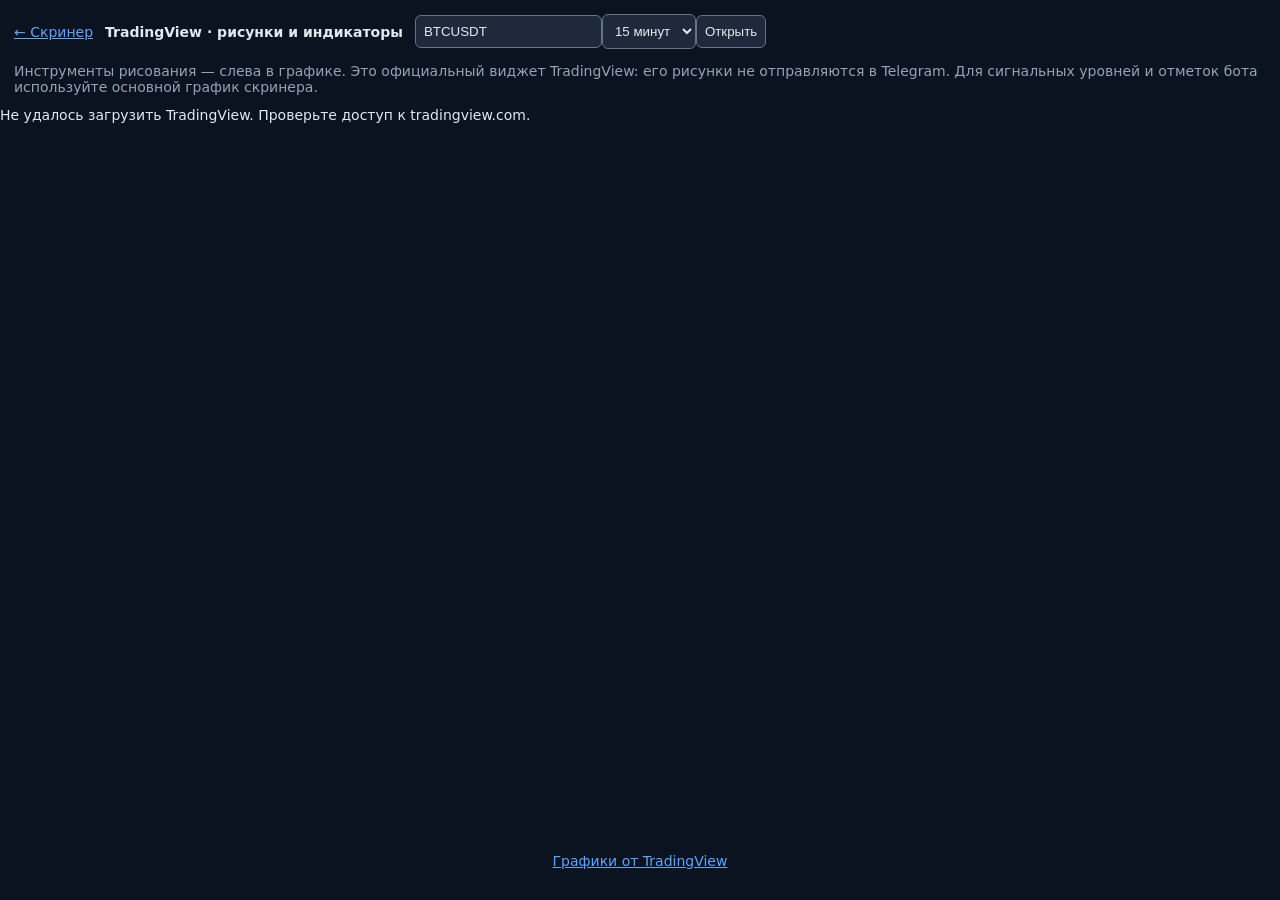
<file: tools/live/tradingview.html>
<!doctype html><html lang="ru"><meta charset="utf-8"><meta name="viewport" content="width=device-width,initial-scale=1"><title>TradingView · график и рисунки</title>
<style>*{box-sizing:border-box}body{margin:0;background:#0b1220;color:#e2e8f0;font:14px system-ui}header{display:flex;flex-wrap:wrap;gap:12px;align-items:center;padding:14px}a{color:#60a5fa}input,select,button{background:#1e293b;border:1px solid #64748b;border-radius:6px;color:inherit;padding:8px}p{margin:0 14px 12px;color:#94a3b8}#widget{height:calc(100vh - 128px);min-height:420px}.tradingview-widget-container{height:100%;width:100%}.tradingview-widget-container__widget{height:calc(100% - 32px);width:100%}.tradingview-widget-copyright{padding:6px;text-align:center}</style>
<header><a href="board.html">← Скринер</a><b>TradingView · рисунки и индикаторы</b><form id="settings"><input id="symbol" aria-label="Монета" maxlength="35" value="BTCUSDT"><select id="tf" aria-label="Таймфрейм"><option value="5m">5 минут</option><option value="15m">15 минут</option><option value="1h">1 час</option></select><button>Открыть</button></form></header>
<p>Инструменты рисования — слева в графике. Это официальный виджет TradingView: его рисунки не отправляются в Telegram. Для сигнальных уровней и отметок бота используйте основной график скринера.</p><div id="widget"></div>
<script>
(function(){var params=new URLSearchParams(location.search),symbol=document.getElementById('symbol'),tf=document.getElementById('tf');symbol.value=params.get('symbol')||'BTCUSDT';tf.value=['5m','15m','1h'].includes(params.get('tf'))?params.get('tf'):'15m';function load(){var coin=symbol.value.trim().toUpperCase();if(!/^[A-Z0-9]{1,30}USDT$/.test(coin)){symbol.setCustomValidity('Введите символ, например USUSDT');symbol.reportValidity();return;}symbol.setCustomValidity('');var host=document.getElementById('widget');host.replaceChildren();var container=document.createElement('div');container.className='tradingview-widget-container';var graph=document.createElement('div');graph.className='tradingview-widget-container__widget';var credit=document.createElement('div');credit.className='tradingview-widget-copyright';var link=document.createElement('a');link.href='https://www.tradingview.com/symbols/'+coin+'/?exchange=BINANCE';link.target='_blank';link.rel='noopener';link.textContent='Графики от TradingView';credit.append(link);container.append(graph,credit);host.append(container);var script=document.createElement('script');script.src='https://s3.tradingview.com/external-embedding/embed-widget-advanced-chart.js';script.async=true;script.textContent=JSON.stringify({autosize:true,symbol:'BINANCE:'+coin+'.P',interval:{'5m':'5','15m':'15','1h':'60'}[tf.value],timezone:'Europe/Moscow',theme:'dark',style:'1',locale:'ru',allow_symbol_change:true,hide_side_toolbar:false,hide_top_toolbar:false,hide_volume:false,withdateranges:true,save_image:true,calendar:false,support_host:'https://www.tradingview.com'});script.onerror=function(){graph.textContent='Не удалось загрузить TradingView. Проверьте доступ к tradingview.com.';};container.append(script);history.replaceState(null,'','?symbol='+encodeURIComponent(coin)+'&tf='+tf.value);}document.getElementById('settings').onsubmit=function(e){e.preventDefault();load();};symbol.oninput=function(){symbol.setCustomValidity('');};load();})();
</script></html>
</file>
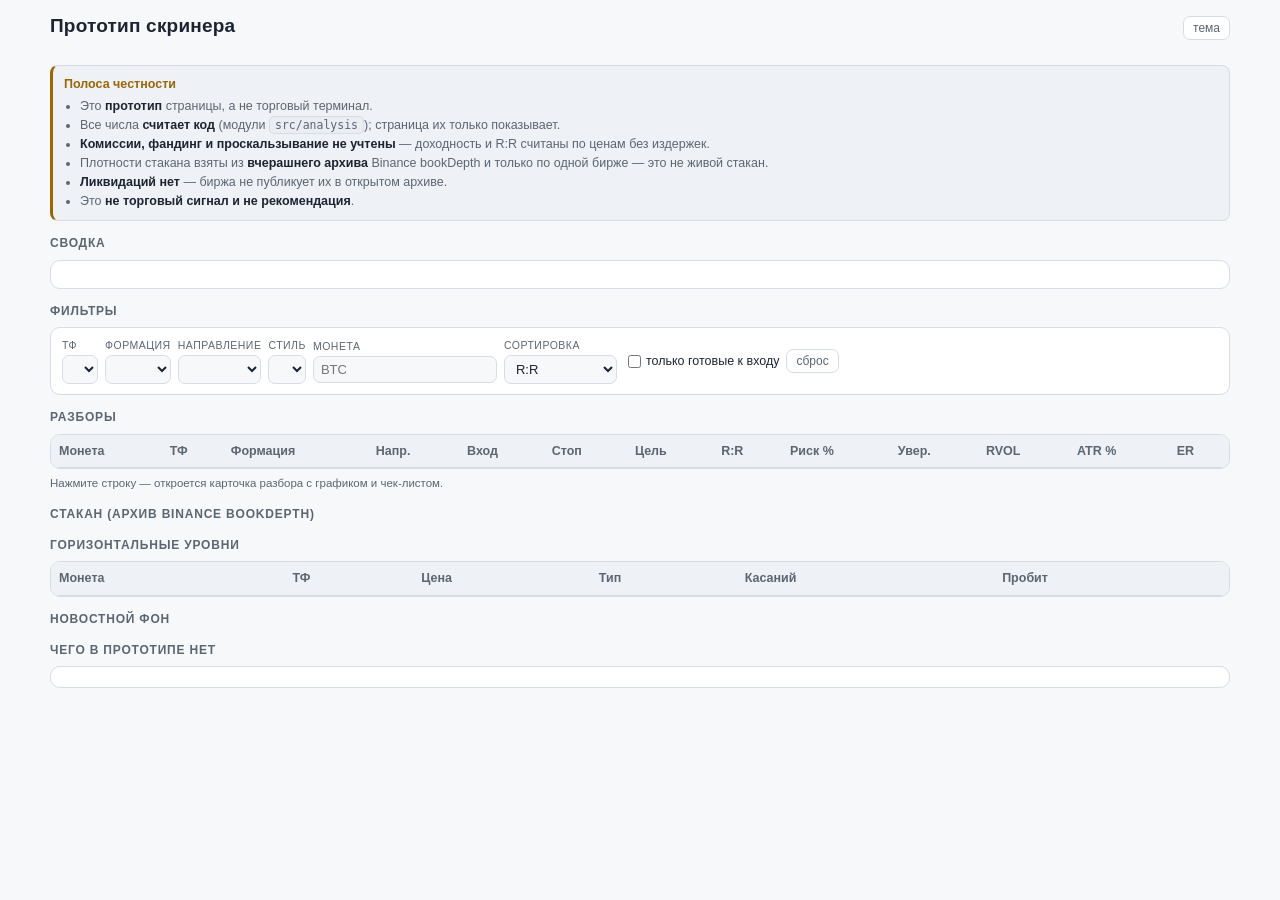
<file: tools/prototype/page.html>
<!doctype html>
<html lang="ru">
<head>
<meta charset="utf-8">
<meta name="viewport" content="width=device-width, initial-scale=1">
<title>Прототип скринера</title>
<style>
:root{
  --bg:#0d1117; --panel:#161b22; --panel2:#1b2230; --line:#2a3140;
  --fg:#e6edf3; --muted:#8f9bab; --accent:#4c9aff;
  --long:#3fb950; --short:#f85149; --warn:#d29922; --chip:#1f2733;
  --level:#c792ea; --entry:#4c9aff; --stop:#f85149; --target:#3fb950;
}
@media (prefers-color-scheme: light){
  :root:not([data-theme="dark"]){
    --bg:#f6f8fa; --panel:#ffffff; --panel2:#eef1f5; --line:#d6dde5;
    --fg:#1b2430; --muted:#5b6673; --accent:#0a66c2;
    --long:#1a7f37; --short:#c62828; --warn:#9a6700; --chip:#eaeef3;
    --level:#7a3fa8; --entry:#0a66c2; --stop:#c62828; --target:#1a7f37;
  }
}
:root[data-theme="light"]{
  --bg:#f6f8fa; --panel:#ffffff; --panel2:#eef1f5; --line:#d6dde5;
  --fg:#1b2430; --muted:#5b6673; --accent:#0a66c2;
  --long:#1a7f37; --short:#c62828; --warn:#9a6700; --chip:#eaeef3;
  --level:#7a3fa8; --entry:#0a66c2; --stop:#c62828; --target:#1a7f37;
}
*{box-sizing:border-box}
html,body{margin:0;padding:0;max-width:100%;overflow-x:hidden}
body{
  background:var(--bg); color:var(--fg);
  font:14px/1.45 -apple-system,BlinkMacSystemFont,"Segoe UI",Roboto,"Helvetica Neue",Arial,sans-serif;
  padding:12px 12px 40px;
}
h1,h2,h3{margin:0}
a{color:var(--accent)}
.wrap{max-width:1180px;margin:0 auto}
header{display:flex;flex-wrap:wrap;gap:8px 12px;align-items:baseline;justify-content:space-between}
.h1{font-size:19px;font-weight:650;letter-spacing:.2px}
.sub{color:var(--muted);font-size:12.5px;margin:3px 0 0}
button.theme{background:var(--panel);color:var(--muted);border:1px solid var(--line);
  border-radius:7px;padding:4px 9px;font-size:12px;cursor:pointer}
.stats{display:flex;flex-wrap:wrap;gap:6px;margin:10px 0 0}
.stat{background:var(--panel);border:1px solid var(--line);border-radius:8px;
  padding:5px 9px;font-size:12px;color:var(--muted);white-space:nowrap}
.stat b{color:var(--fg);font-size:14px;font-weight:650;margin-left:4px}
section{margin:14px 0 0}
h2.sec{font-size:12px;text-transform:uppercase;letter-spacing:.8px;color:var(--muted);
  font-weight:600;margin:0 0 7px}
.panel{background:var(--panel);border:1px solid var(--line);border-radius:10px;padding:10px 11px}
.honesty{background:var(--panel2);border:1px solid var(--line);border-left:3px solid var(--warn);
  border-radius:8px;padding:9px 11px;margin-top:12px;font-size:12.5px;color:var(--fg)}
.honesty .t{font-weight:650;font-size:12.5px;margin-bottom:4px;color:var(--warn)}
.honesty ul{margin:0;padding-left:16px;color:var(--muted)}
.honesty li{margin:1px 0}
.honesty li b{color:var(--fg);font-weight:600}
.chips{display:flex;flex-wrap:wrap;gap:5px}
.chip{background:var(--chip);border:1px solid var(--line);border-radius:20px;
  padding:3px 9px;font-size:12px;color:var(--muted)}
.chip b{color:var(--fg)}
.chip.long{border-color:color-mix(in srgb,var(--long) 45%,var(--line))}
.chip.short{border-color:color-mix(in srgb,var(--short) 45%,var(--line))}
.filters{display:flex;flex-wrap:wrap;gap:7px;align-items:center}
.filters label{display:flex;flex-direction:column;gap:2px;font-size:10.5px;
  text-transform:uppercase;letter-spacing:.5px;color:var(--muted)}
select,input[type=search]{background:var(--bg);color:var(--fg);border:1px solid var(--line);
  border-radius:7px;padding:5px 7px;font-size:13px;max-width:190px}
.chk{display:flex;align-items:center;gap:5px;font-size:12.5px;color:var(--fg);
  text-transform:none;letter-spacing:0}
.filters label.chk{flex-direction:row;align-items:center;white-space:nowrap;
  font-size:12.5px;color:var(--fg);text-transform:none;letter-spacing:0}
.tbl-wrap{overflow-x:auto;-webkit-overflow-scrolling:touch;border:1px solid var(--line);
  border-radius:10px;background:var(--panel)}
table{border-collapse:collapse;width:100%;font-size:12.5px}
th{position:sticky;top:0;background:var(--panel2);color:var(--muted);font-weight:600;
  text-align:left;padding:7px 8px;border-bottom:1px solid var(--line);white-space:nowrap;
  cursor:pointer;user-select:none}
th.srt{color:var(--accent)}
td{padding:6px 8px;border-bottom:1px solid var(--line);white-space:nowrap;vertical-align:top}
tr.row{cursor:pointer}
tr.row:hover td{background:var(--panel2)}
tr.row:last-child td{border-bottom:none}
.sym{font-weight:600}
.dir.long{color:var(--long);font-weight:600}
.dir.short{color:var(--short);font-weight:600}
.muted{color:var(--muted)}
.mono{font-variant-numeric:tabular-nums}
.tag{display:inline-block;border-radius:5px;padding:1px 5px;font-size:10.5px;
  border:1px solid var(--line);color:var(--muted)}
.tag.trig{color:var(--long);border-color:color-mix(in srgb,var(--long) 50%,var(--line))}
.tag.wait{color:var(--warn);border-color:color-mix(in srgb,var(--warn) 50%,var(--line))}
.tag.wall{color:var(--warn);border-color:color-mix(in srgb,var(--warn) 50%,var(--line))}
.scroll{max-height:360px;overflow-y:auto}
.card{position:fixed;inset:auto 0 0 0;max-height:92vh;overflow-y:auto;
  background:var(--panel);border-top:1px solid var(--line);border-radius:14px 14px 0 0;
  box-shadow:0 -12px 34px rgba(0,0,0,.45);padding:12px 13px 26px;z-index:20;display:none}
.card.open{display:block}
.card .bar{display:flex;justify-content:space-between;align-items:flex-start;gap:10px}
.card h3{font-size:15.5px}
.close{background:var(--chip);border:1px solid var(--line);color:var(--fg);border-radius:8px;
  padding:4px 10px;font-size:13px;cursor:pointer}
.kv{display:grid;grid-template-columns:repeat(auto-fill,minmax(118px,1fr));gap:6px;margin:10px 0}
.kv div{background:var(--panel2);border:1px solid var(--line);border-radius:8px;padding:6px 8px}
.kv span{display:block;font-size:10.5px;text-transform:uppercase;letter-spacing:.4px;color:var(--muted)}
.kv b{font-size:13.5px;font-weight:600;font-variant-numeric:tabular-nums}
ul.reasons{margin:6px 0;padding-left:17px;font-size:12.5px;color:var(--fg)}
ul.reasons li{margin:2px 0}
.invalid{font-size:12.5px;border-left:2px solid var(--short);padding:2px 0 2px 8px;margin:8px 0}
.check{list-style:none;margin:6px 0 0;padding:0;font-size:12.5px}
.check li{border-left:2px solid var(--line);padding:5px 0 5px 9px;margin:0 0 6px}
.check li.ok{border-color:var(--long)}
.check li.part{border-color:var(--warn)}
.check li.no{border-color:var(--stop)}
.check .st{font-size:10.5px;text-transform:uppercase;letter-spacing:.5px;margin-left:6px;
  border:1px solid var(--line);border-radius:5px;padding:0 4px}
.check li.ok .st{color:var(--long)}
.check li.part .st{color:var(--warn)}
.check li.no .st{color:var(--stop)}
.check .nm{font-weight:600}
svg.chart{width:100%;height:auto;display:block;background:var(--panel2);
  border:1px solid var(--line);border-radius:8px;margin-top:4px}
.legend{display:flex;flex-wrap:wrap;gap:9px;font-size:11px;color:var(--muted);margin-top:4px}
.legend i{display:inline-block;width:14px;height:0;border-top:2px solid;margin-right:4px;
  vertical-align:middle}
ol.gaps{margin:0;padding-left:18px;font-size:12.5px;color:var(--muted)}
ol.gaps li{margin:2px 0}
footer{margin:16px 0 0;font-size:11.5px;color:var(--muted);line-height:1.6}
code{background:var(--chip);border:1px solid var(--line);border-radius:5px;padding:1px 5px;
  font-size:11.5px}
.note{font-size:11.5px;color:var(--muted);margin:6px 0 0}
.fg{position:relative;margin:20px 0 4px}
.fg-bar{display:flex;height:12px;border:1px solid var(--line);border-radius:6px;
  overflow:hidden}
.fg-bar i{flex:1 0 0}
.fg-mark{position:absolute;top:-15px;bottom:-3px;width:2px;margin-left:-1px;
  border-radius:1px;background:var(--c,var(--accent))}
.fg-mark b{position:absolute;left:50%;top:-1px;font-size:11.5px;font-weight:650;
  color:var(--c,var(--accent));background:var(--panel);padding:0 3px;white-space:nowrap}
.news{max-height:330px;overflow-y:auto;-webkit-overflow-scrolling:touch;
  border:1px solid var(--line);border-radius:10px;background:var(--panel)}
.news a,.news .item{display:block;padding:6px 9px;text-decoration:none;color:var(--fg);
  border-bottom:1px solid var(--line)}
.news a:last-child,.news .item:last-child{border-bottom:none}
.news a:hover{background:var(--panel2)}
.news .meta{display:block;font-size:11px;color:var(--muted)}
.news .meta .t{font-variant-numeric:tabular-nums;margin-right:6px}
.news .hl{display:block;margin-top:2px;font-size:12.5px;line-height:1.4}
@media (max-width:700px){
  .hide-sm{display:none}
  body{padding:10px 10px 34px}
  .stat{font-size:11.5px}
}
</style>
</head>
<body>
<div class="wrap">

<header>
  <div>
    <div class="h1">Прототип скринера</div>
    <p class="sub" id="sub"></p>
  </div>
  <button class="theme" id="theme">тема</button>
</header>
<div class="stats" id="stats"></div>

<div class="honesty">
  <div class="t">Полоса честности</div>
  <ul>
    <li>Это <b>прототип</b> страницы, а не торговый терминал.</li>
    <li>Все числа <b>считает код</b> (модули <code>src/analysis</code>); страница их только показывает.</li>
    <li><b>Комиссии, фандинг и проскальзывание не учтены</b> — доходность и R:R считаны по ценам без издержек.</li>
    <li>Плотности стакана взяты из <b>вчерашнего архива</b> Binance bookDepth и только по одной бирже — это не живой стакан.</li>
    <li><b>Ликвидаций нет</b> — биржа не публикует их в открытом архиве.</li>
    <li>Это <b>не торговый сигнал и не рекомендация</b>.</li>
  </ul>
</div>

<section>
  <h2 class="sec">Сводка</h2>
  <div class="panel">
    <div class="chips" id="sumKinds"></div>
    <div class="chips" id="sumDirs" style="margin-top:7px"></div>
  </div>
</section>

<section>
  <h2 class="sec">Фильтры</h2>
  <div class="panel filters">
    <label>ТФ<select id="fTf"></select></label>
    <label>Формация<select id="fKind"></select></label>
    <label>Направление<select id="fDir"></select></label>
    <label>Стиль<select id="fStyle"></select></label>
    <label>Монета<input type="search" id="fQ" placeholder="BTC" autocomplete="off"></label>
    <label>Сортировка<select id="fSort">
      <option value="rr">R:R</option>
      <option value="confidence">Уверенность</option>
      <option value="risk">Риск %</option>
    </select></label>
    <label class="chk"><input type="checkbox" id="fTrig"> только готовые к входу</label>
    <button class="theme" id="fReset">сброс</button>
  </div>
  <p class="note" id="fitCount"></p>
</section>

<section>
  <h2 class="sec">Разборы</h2>
  <div class="tbl-wrap">
    <table id="tbl">
      <thead><tr>
        <th data-k="symbol">Монета</th>
        <th data-k="tf">ТФ</th>
        <th data-k="title">Формация</th>
        <th data-k="direction">Напр.</th>
        <th data-k="entry">Вход</th>
        <th data-k="stop">Стоп</th>
        <th data-k="target">Цель</th>
        <th data-k="rr">R:R</th>
        <th data-k="risk" class="hide-sm">Риск %</th>
        <th data-k="confidence">Увер.</th>
        <th data-k="rvol" class="hide-sm">RVOL</th>
        <th data-k="natr" class="hide-sm">ATR %</th>
        <th data-k="er" class="hide-sm">ER</th>
      </tr></thead>
      <tbody id="tbody"></tbody>
    </table>
  </div>
  <p class="note">Нажмите строку — откроется карточка разбора с графиком и чек-листом.</p>
</section>

<section>
  <h2 class="sec">Стакан (архив Binance bookDepth)</h2>
  <div id="book"></div>
</section>

<section>
  <h2 class="sec">Горизонтальные уровни</h2>
  <div class="tbl-wrap scroll"><table id="lvTbl">
    <thead><tr><th>Монета</th><th>ТФ</th><th>Цена</th><th>Тип</th><th>Касаний</th><th>Пробит</th></tr></thead>
    <tbody id="lvBody"></tbody>
  </table></div>
</section>

<section>
  <h2 class="sec">Новостной фон</h2>
  <div id="news"></div>
</section>

<section>
  <h2 class="sec">Чего в прототипе нет</h2>
  <div class="panel"><ol class="gaps" id="gaps"></ol></div>
</section>

<footer id="foot"></footer>

</div>

<div class="card" id="card" role="dialog" aria-modal="false"></div>

<script id="screen-data" type="application/json">__DATA_JSON__</script>
<script>
(function(){
"use strict";
var DATA = JSON.parse(document.getElementById('screen-data').textContent);

/* ---------- помощники ---------- */
function esc(s){return String(s==null?'':s).replace(/[&<>"]/g,function(c){
  return {'&':'&amp;','<':'&lt;','>':'&gt;','"':'&quot;'}[c];});}
function px(v){
  if(v==null||!isFinite(v)) return '—';
  var a=Math.abs(v), d = a>=1000?2 : a>=100?3 : a>=1?4 : a>=0.01?6 : 8;
  var s=v.toFixed(d);
  if(s.indexOf('.')>=0){s=s.replace(/0+$/,'').replace(/\.$/,'');}
  return s;
}
function nm(v,d){ if(v==null||!isFinite(v)) return '—'; return Number(v).toFixed(d==null?2:d); }
function pc(v,d){ if(v==null||!isFinite(v)) return '—'; d=d==null?2:d;
  return (v>0?'+':'')+Number(v).toFixed(d)+'%'; }
function money(v){
  if(v==null||!isFinite(v)) return '—';
  try{ return Number(v).toLocaleString('ru-RU',{maximumFractionDigits:0}); }
  catch(e){ return String(Math.round(v)); }
}
/* Время на странице — московское (UTC+3, без перехода на летнее). К моменту
   прибавляются три часа, а части читаются как UTC: локальная таймзона машины
   на вид времени не влияет. */
var MSK=3*3600*1000;
function dt(ms){
  if(ms==null||!isFinite(ms)) return '—';
  var d=new Date(ms+MSK);
  function p(n){return (n<10?'0':'')+n;}
  return d.getUTCFullYear()+'-'+p(d.getUTCMonth()+1)+'-'+p(d.getUTCDate())+' '+
         p(d.getUTCHours())+':'+p(d.getUTCMinutes())+' МСК';
}
function hm(ms){
  if(ms==null||!isFinite(ms)) return '—';
  var d=new Date(ms+MSK);
  function p(n){return (n<10?'0':'')+n;}
  return p(d.getUTCHours())+':'+p(d.getUTCMinutes());
}
// Момент строкой: ISO с офсетом («…+00:00», «…Z») либо «… UTC» из сборщика.
function stampMs(s){
  s=String(s==null?'':s);
  if(!s) return null;
  if(/[zZ]$|[+-]\d{2}:?\d{2}$/.test(s)){
    var t=Date.parse(s); return isFinite(t)?t:null;
  }
  var m=/^(\d{4})-(\d{2})-(\d{2})[ T](\d{2}):(\d{2})(?::(\d{2}))?/.exec(s);
  if(!m) return null;
  return Date.UTC(+m[1],+m[2]-1,+m[3],+m[4],+m[5],+(m[6]||0));
}
function dtStr(s){var t=stampMs(s);return t==null?'—':dt(t);}
function ageTxt(c){ return c===0 ? 'на последней закрытой свече' : (c+' свечей назад'); }
function closestLevel(levels, price){
  var best=null,bd=Infinity;
  for(var i=0;i<levels.length;i++){
    var d=Math.abs(levels[i].price-price);
    if(d<bd){bd=d;best=levels[i];}
  }
  return best;
}

var FORM = DATA.formations||[];
var CTX  = DATA.context||{};
var LEVELS = DATA.levels||[];
var CHART = DATA.charts||{};
var POS = DATA.positioning||{};

/* ---------- шапка ---------- */
document.getElementById('sub').textContent =
  'сбор данных: '+dtStr(DATA.collected_at)+' · биржа '+DATA.exchange+
  ' · '+DATA.candles+' свечей на срез · страница самодостаточна (file://)';

var trig = FORM.filter(function(f){return f.triggered;}).length;
var stats=[
  ['монет', DATA.symbols.length],
  ['таймфреймов', DATA.tfs.length],
  ['срезов (монета×ТФ)', DATA.pairs.length],
  ['разборов', FORM.length],
  ['готовых к входу', trig],
  ['уровней', LEVELS.length],
  ['сбор', DATA.duration_sec+' с']
];
document.getElementById('stats').innerHTML = stats.map(function(s){
  return '<div class="stat">'+esc(s[0])+'<b>'+esc(s[1])+'</b></div>';}).join('');

/* ---------- сводка ---------- */
var byKind={}, byDir={long:0,short:0};
FORM.forEach(function(f){
  byKind[f.kind]=(byKind[f.kind]||0)+1;
  byDir[f.direction]=(byDir[f.direction]||0)+1;
});
var kindRows=Object.keys(byKind).sort(function(a,b){return byKind[b]-byKind[a];});
document.getElementById('sumKinds').innerHTML = kindRows.length
  ? kindRows.map(function(k){return '<span class="chip">'+esc(k)+' <b>'+byKind[k]+'</b></span>';}).join('')
  : '<span class="chip muted">ни одного разбора не нашлось</span>';
document.getElementById('sumDirs').innerHTML =
  '<span class="chip long">long <b>'+byDir.long+'</b></span>'+
  '<span class="chip short">short <b>'+byDir.short+'</b></span>'+
  '<span class="chip">готовых к входу <b>'+trig+'</b></span>'+
  '<span class="chip">ждут условия <b>'+(FORM.length-trig)+'</b></span>';

/* ---------- фильтры ---------- */
function uniq(vals){var o={},r=[];vals.forEach(function(v){
  if(!o[v]){o[v]=1;r.push(v);}});return r;}
function fillSel(id,vals,label){
  var el=document.getElementById(id);
  el.innerHTML='<option value="">'+label+'</option>'+uniq(vals).map(function(v){
    return '<option value="'+esc(v)+'">'+esc(v)+'</option>';}).join('');
}
fillSel('fTf', FORM.map(function(f){return f.tf;}), 'все');
fillSel('fKind', FORM.map(function(f){return f.kind;}), 'все');
fillSel('fDir', FORM.map(function(f){return f.direction;}), 'все');
fillSel('fStyle', FORM.map(function(f){return f.style;}), 'все');

var sortKey='rr', sortDir=-1;
document.querySelectorAll('#tbl th').forEach(function(th){
  th.addEventListener('click',function(){
    var k=th.getAttribute('data-k');
    if(sortKey===k){sortDir=-sortDir;} else {sortKey=k;sortDir=(k==='risk'||k==='symbol'||k==='tf'||k==='title'||k==='direction')?1:-1;}
    document.querySelectorAll('#tbl th').forEach(function(x){x.classList.remove('srt');});
    th.classList.add('srt');
    render();
  });
});
document.getElementById('fSort').addEventListener('change',function(e){
  sortKey=e.target.value;sortDir=-1;render();
});
['fTf','fKind','fDir','fStyle','fQ'].forEach(function(id){
  document.getElementById(id).addEventListener('input',render);
});
document.getElementById('fTrig').addEventListener('change',render);
document.getElementById('fReset').addEventListener('click',function(){
  ['fTf','fKind','fDir','fStyle'].forEach(function(id){document.getElementById(id).value='';});
  document.getElementById('fQ').value='';
  document.getElementById('fTrig').checked=false;
  document.getElementById('fSort').value='rr';
  sortKey='rr';sortDir=-1;render();
});

function val(id){return document.getElementById(id).value;}
function contextOf(f){return CTX[f.symbol+'|'+f.tf]||{};}

function visible(){
  var tf=val('fTf'),kind=val('fKind'),dir=val('fDir'),st=val('fStyle'),
      q=val('fQ').trim().toUpperCase(),onlyT=document.getElementById('fTrig').checked;
  var rows=FORM.filter(function(f){
    if(tf&&f.tf!==tf) return false;
    if(kind&&f.kind!==kind) return false;
    if(dir&&f.direction!==dir) return false;
    if(st&&f.style!==st) return false;
    if(onlyT&&!f.triggered) return false;
    if(q&&f.symbol.toUpperCase().indexOf(q)<0) return false;
    return true;
  });
  rows.sort(function(a,b){
    var x,y;
    if(sortKey==='symbol'){x=a.symbol;y=b.symbol;}
    else if(sortKey==='tf'){x=a.tf;y=b.tf;}
    else if(sortKey==='title'){x=a.title;y=b.title;}
    else if(sortKey==='direction'){x=a.direction;y=b.direction;}
    else if(sortKey==='risk'){x=a.risk_pct;y=b.risk_pct;}
    else if(sortKey==='confidence'){x=a.confidence;y=b.confidence;}
    else if(sortKey==='entry'){x=a.entry;y=b.entry;}
    else if(sortKey==='stop'){x=a.stop;y=b.stop;}
    else if(sortKey==='target'){x=(a.targets[0]||0);y=(b.targets[0]||0);}
    else if(sortKey==='rvol'){x=contextOf(a).rvol||0;y=contextOf(b).rvol||0;}
    else if(sortKey==='natr'){x=contextOf(a).natr||0;y=contextOf(b).natr||0;}
    else if(sortKey==='er'){x=contextOf(a).er||0;y=contextOf(b).er||0;}
    else {x=a.rr;y=b.rr;}
    if(x<y) return -sortDir; if(x>y) return sortDir; return 0;
  });
  return rows;
}

function render(){
  var rows=visible();
  document.getElementById('fitCount').textContent =
    'показано '+rows.length+' из '+FORM.length+' разборов'+
    (rows.length===0?' — под эти фильтры не подходит ни один; это не значит, что разборов нет':'');
  document.getElementById('tbody').innerHTML = rows.map(function(f){
    var c=contextOf(f);
    return '<tr class="row" data-i="'+FORM.indexOf(f)+'">'+
      '<td class="sym">'+esc(f.symbol.replace('USDT',''))+'</td>'+
      '<td class="muted">'+esc(f.tf)+'</td>'+
      '<td>'+esc(f.title)+' <span class="tag '+(f.triggered?'trig':'wait')+'">'+
        (f.triggered?'вход':'ждём')+'</span></td>'+
      '<td class="dir '+esc(f.direction)+'">'+esc(f.direction)+'</td>'+
      '<td class="mono">'+px(f.entry)+'</td>'+
      '<td class="mono muted">'+px(f.stop)+'</td>'+
      '<td class="mono">'+px(f.targets[0])+'</td>'+
      '<td class="mono">'+nm(f.rr,2)+'</td>'+
      '<td class="mono hide-sm">'+nm(f.risk_pct,2)+'</td>'+
      '<td class="mono">'+nm(f.confidence,2)+'</td>'+
      '<td class="mono hide-sm">'+(c.rvol==null?'—':nm(c.rvol,2))+'</td>'+
      '<td class="mono hide-sm">'+(c.natr==null?'—':nm(c.natr,2))+'</td>'+
      '<td class="mono hide-sm">'+(c.er==null?'—':nm(c.er,2))+'</td>'+
    '</tr>';
  }).join('');
  document.querySelectorAll('#tbody tr.row').forEach(function(tr){
    tr.addEventListener('click',function(){openCard(parseInt(tr.getAttribute('data-i'),10));});
  });
}

/* ---------- график ---------- */
function chartRefs(f){
  var lv=LEVELS.filter(function(l){return l.symbol===f.symbol&&l.tf===f.tf;});
  var near=closestLevel(lv,f.price);
  var refs=[['вход',f.entry,'var(--entry)'],['стоп',f.stop,'var(--stop)']];
  (f.targets||[]).forEach(function(t,k){refs.push(['цель'+(k+1),t,'var(--target)']);});
  if(near) refs.push(['ур. '+(near.kind==='support'?'подд':'сопр'),
                      near.price,'var(--level)']);
  return refs;
}
function chartSVG(f){
  var cs=CHART[f.symbol+'|'+f.tf];
  if(!cs||!cs.length) return '<p class="note">свечей для этого среза нет — график не построен</p>';
  var n=cs.length;
  var lo=Infinity,hi=-Infinity,i;
  for(i=0;i<n;i++){ if(cs[i][3]<lo)lo=cs[i][3]; if(cs[i][2]>hi)hi=cs[i][2]; }
  var refs=chartRefs(f);
  refs.forEach(function(r){ if(r[1]!=null&&isFinite(r[1])){ if(r[1]<lo)lo=r[1]; if(r[1]>hi)hi=r[1]; } });
  var pad=(hi-lo)*0.05; if(!(pad>0)) pad=hi*0.001||1;
  lo-=pad; hi+=pad;
  // правое поле — только под короткое имя линии: числа стоят в подписи под
  // графиком, иначе они наезжают друг на друга на узком экране
  var W=640,H=250,MR=58,MT=8,MB=10;
  var pw=W-MR, ph=H-MT-MB;
  function X(i){ return (pw*(i+0.5))/n; }
  function Y(v){ return MT+ph*(1-(v-lo)/(hi-lo)); }
  var bw=Math.max(1.5,(pw/n)*0.62);
  var out=['<svg class="chart" viewBox="0 0 '+W+' '+H+'" preserveAspectRatio="xMidYMid meet">'];
  var marks=[];
  for(i=0;i<n;i++){
    var c=cs[i], up=c[4]>=c[1], col=up?'var(--long)':'var(--short)';
    var x=X(i), yh=Y(c[2]), yl=Y(c[3]);
    out.push('<line x1="'+x.toFixed(1)+'" y1="'+yh.toFixed(1)+'" x2="'+x.toFixed(1)+
             '" y2="'+yl.toFixed(1)+'" stroke="'+col+'" stroke-width="1"/>');
    var yo=Y(c[1]), yc=Y(c[4]), top=Math.min(yo,yc), h=Math.max(1,Math.abs(yc-yo));
    out.push('<rect x="'+(x-bw/2).toFixed(1)+'" y="'+top.toFixed(1)+'" width="'+bw.toFixed(1)+
             '" height="'+h.toFixed(1)+'" fill="'+col+'"/>');
  }
  refs.forEach(function(r){
    var v=r[1]; if(v==null||!isFinite(v)) return;
    var y=Y(v);
    if(y<MT-1||y>MT+ph+1) return;
    out.push('<line x1="0" y1="'+y.toFixed(1)+'" x2="'+pw+'" y2="'+y.toFixed(1)+
             '" stroke="'+r[2]+'" stroke-width="1.2" stroke-dasharray="5 4"/>');
    marks.push({y:y, name:r[0], color:r[2]});
  });
  // Подписи разводятся по вертикали: вход, стоп и уровень часто стоят в
  // нескольких пикселях друг от друга, и текст без этого наезжает. Линия
  // остаётся на своей цене, сдвигается только надпись.
  marks.sort(function(a,b){return a.y-b.y;});
  var gap=11, top=MT+1, bot=MT+ph-1, k;
  for(k=0;k<marks.length;k++){
    if(k>0 && marks[k].y-marks[k-1].y<gap) marks[k].y=marks[k-1].y+gap;
  }
  if(marks.length){
    var over=marks[marks.length-1].y-bot;
    if(over>0) for(k=0;k<marks.length;k++) marks[k].y-=over;
    var under=top-marks[0].y;
    if(under>0) for(k=0;k<marks.length;k++) marks[k].y+=under;
  }
  marks.forEach(function(m){
    out.push('<text x="'+(pw+4)+'" y="'+(m.y+3.2).toFixed(1)+'" fill="'+m.color+
             '" font-size="9.5">'+esc(m.name)+'</text>');
  });
  out.push('</svg>');
  return out.join('');
}
function chartLegend(f){
  return '<div class="legend">'+chartRefs(f).map(function(r){
    return '<span><i style="border-color:'+r[2]+'"></i>'+esc(r[0])+' '+
      (r[1]==null||!isFinite(r[1])?'—':px(r[1]))+'</span>';}).join('')+
    '<span>зелёная свеча — close ≥ open</span></div>';
}

/* ---------- чек-лист ---------- */
function checklist(f){
  var c=contextOf(f), lv=LEVELS.filter(function(l){
    return l.symbol===f.symbol&&l.tf===f.tf;});
  var out=[];
  var long=f.direction==='long';

  // 1. дельта / CVD
  var p=POS[f.symbol];
  var t1='Тиковых данных в проекте нет: лента сделок (aggTrades) не собирается, '+
         'дельта и CVD не считаются. Проверить нечем.';
  if(p&&p.taker_long_short!=null){
    t1+=' Единственное, что есть в архиве, — суточная агрегация metrics за '+p.day+
        ' (futures Binance): taker long/short по объёму '+nm(p.taker_long_short,3)+
        ', long/short по счетам '+nm(p.count_long_short,3)+'. Это за целые сутки, а не '+
        'на момент события, поэтому идею не подтверждает.';
  }
  out.push({cls:'no',nm:'Дельта/CVD не противоречит идее',st:'проверить нечем',t:t1});

  // 2. поглощение / дисбалансы у уровня
  var t2='Живого стакана и ленты нет — поглощение и серию дисбалансов измерить нечем. '+
         'Косвенно: RVOL последней свечи '+(c.rvol==null?'не считался':nm(c.rvol,2))+
         ' (объём к среднему за 20 свечей); всплеск выше ~2 — признак агрессии, но '+
         'не направления.';
  out.push({cls:'no',nm:'Поглощение или серия дисбалансов у уровня',st:'проверить нечем',t:t2});

  // 3. реакция цены после теста уровня
  var near=closestLevel(lv,f.price);
  var t3='';
  if(near){
    var d=Math.abs(near.price-f.price)/f.price*100;
    t3='Ближайший уровень: '+px(near.price)+' ('+near.kind+', касаний '+near.touches+
       '), до него '+nm(d,2)+'% от цены '+px(f.price)+'. ';
  } else {
    t3='Горизонтальных уровней рядом детектор не нашёл. ';
  }
  t3+='После события прошло: '+ageTxt(f.age_candles)+
      ' — реакцию цены видно по свечам графика (они вшиты целиком).';
  out.push({cls:'ok',nm:'Реакция цены после теста уровня',st:'можно проверить',t:t3});

  // 4. стоп за уровнем
  var t4='', cls4='part', st4='частично';
  var below=lv.filter(function(l){return l.price<f.entry;})
              .sort(function(a,b){return b.price-a.price;})[0];
  var above=lv.filter(function(l){return l.price>f.entry;})
              .sort(function(a,b){return a.price-b.price;})[0];
  var ref=long?below:above;
  if(ref){
    var gap=Math.abs(f.entry-ref.price)/f.entry*100;
    var ok=long ? (f.stop<ref.price) : (f.stop>ref.price);
    if(ok){
      cls4='ok'; st4='можно проверить';
      t4='Стоп стоит '+(long?'ниже':'выше')+' ближайшего уровня '+(long?'поддержки':'сопротивления')+
         ' '+px(ref.price)+' (расстояние от входа '+nm(gap,2)+'%): вход '+px(f.entry)+
         ', стоп '+px(f.stop)+'. Правило «стоп за уровнем» выполнено.';
    } else {
      cls4='no'; st4='не выполнено';
      t4='Стоп '+px(f.stop)+' стоит '+(long?'ВЫШЕ':'НИЖЕ')+' ближайшего уровня '+
         (long?'поддержки':'сопротивления')+' '+px(ref.price)+' — правило «стоп за уровнем» '+
         'по найденным уровням не выполнено.';
    }
  } else {
    t4='Опорного уровня '+(long?'ниже':'выше')+' входа детектор не нашёл, сверять стоп не с чем.';
  }
  out.push({cls:cls4,nm:'Стоп за уровнем',st:st4,t:t4});

  // 5. цель — объёмный узел / value area
  var t5='Профиль объёма и value area (VAH/VAL, HVN/LVN) в прототипе не считаются — '+
         'подтвердить цель объёмным узлом нечем. ';
  var tgt=(f.targets||[])[0];
  if(tgt&&above&&above.price<tgt){
    t5+='Для сверки: цель '+px(tgt)+' лежит выше ближайшего уровня '+px(above.price)+
        ' — между целью и уровнем есть перекрытый уровень.';
  } else if(tgt&&above){
    t5+='Для сверки: ближайший уровень выше входа — '+px(above.price)+
        ', цель '+px(tgt)+'.';
  } else if(tgt){
    t5+='Для сверки: уровней выше входа детектор не нашёл; цель '+px(tgt)+'.';
  }
  out.push({cls:'no',nm:'Цель — следующий объёмный узел или край value area',
            st:'проверить нечем',t:t5});

  // 6. фон BTC
  var btcCtx=CTX['BTCUSDT|'+f.tf]||{};
  var t6='';
  if(DATA.symbols.indexOf(f.symbol)<0){
    t6='Монета вне списка сбора — фона BTC для неё нет.';
  } else if(f.symbol==='BTCUSDT'){
    t6='Это сам BTC: фон совпадает со сделкой по определению. Изменение за 20 свечей '+
       (btcCtx.change20==null?'—':pc(btcCtx.change20,2))+' (ТФ '+f.tf+').';
  } else {
    t6='Корреляция лог-доходностей '+f.symbol+' и BTC на ТФ '+f.tf+': '+
       (c.corr_btc==null?'не считалась':nm(c.corr_btc,1)+'%')+
       '. Ход BTC за 20 свечей: '+(btcCtx.change20==null?'—':pc(btcCtx.change20,2))+
       '. Детектор уже учитывал BTC при разборе — в причинах есть строка про фон, если '+
       'он противоречил.';
  }
  out.push({cls:'ok',nm:'Фон BTC не противоречит сделке',st:'можно проверить',t:t6});

  return out;
}

/* ---------- карточка ---------- */
function openCard(i){
  var f=FORM[i]; if(!f) return;
  var c=contextOf(f);
  var card=document.getElementById('card');
  var tgt=(f.targets||[]).map(function(t){return px(t);}).join(' · ')||'—';
  var h=[];
  h.push('<div class="bar"><div><h3>'+esc(f.symbol)+' · '+esc(f.tf)+' · '+esc(f.title)+
    ' <span class="tag '+(f.triggered?'trig':'wait')+'">'+
    (f.triggered?'готов к входу':'ждём условие')+'</span></div>'+
    '<button class="close" id="closeCard">закрыть</button></div>');
  h.push('<p class="sub">'+esc(f.exchange)+' · '+esc(f.style)+' · событие: '+esc(ageTxt(f.age_candles))+
    ' ('+esc(dt(f.ts))+')</p>');
  h.push('<div class="kv">'+
    '<div><span>цена</span><b>'+px(f.price)+'</b></div>'+
    '<div><span>вход</span><b>'+px(f.entry)+'</b></div>'+
    '<div><span>стоп</span><b>'+px(f.stop)+'</b></div>'+
    '<div><span>цели</span><b>'+tgt+'</b></div>'+
    '<div><span>риск</span><b>'+nm(f.risk_pct,2)+'% / '+px(Math.abs(f.entry-f.stop))+'</b></div>'+
    '<div><span>R:R</span><b>'+nm(f.rr,2)+'</b></div>'+
    '<div><span>уверенность</span><b>'+nm(f.confidence,2)+'</b></div>'+
    '<div><span>направление</span><b class="dir '+esc(f.direction)+'">'+esc(f.direction)+'</b></div>'+
    '<div><span>RVOL (20)</span><b>'+(c.rvol==null?'—':nm(c.rvol,2))+'</b></div>'+
    '<div><span>ATR % (14)</span><b>'+(c.natr==null?'—':nm(c.natr,2))+'</b></div>'+
    '<div><span>ER (20)</span><b>'+(c.er==null?'—':nm(c.er,2))+'</b></div>'+
    '</div>');
  h.push('<h2 class="sec" style="margin-top:10px">Последние 120 свечей, вход/стоп/цели/уровень</h2>');
  h.push(chartSVG(f));
  h.push(chartLegend(f));
  h.push('<h2 class="sec" style="margin-top:12px">Почему детектор так решил</h2>');
  h.push('<ul class="reasons">'+(f.reasons||[]).map(function(r){
    return '<li>'+esc(r)+'</li>';}).join('')+'</ul>');
  if(f.invalid) h.push('<div class="invalid"><b>Разбор отменяется, если:</b> '+esc(f.invalid)+'</div>');
  h.push('<h2 class="sec" style="margin-top:12px">Чек-лист подтверждения входа</h2>');
  h.push('<ul class="check">'+checklist(f).map(function(it){
    return '<li class="'+it.cls+'"><span class="nm">'+esc(it.nm)+'</span>'+
      '<span class="st">'+esc(it.st)+'</span><br>'+esc(it.t)+'</li>';}).join('')+'</ul>');
  card.innerHTML=h.join('');
  card.classList.add('open');
  document.getElementById('closeCard').addEventListener('click',function(){
    card.classList.remove('open');});
  card.scrollTop=0;
}
document.addEventListener('keydown',function(e){
  if(e.key==='Escape') document.getElementById('card').classList.remove('open');});

/* ---------- стакан ---------- */
(function(){
  var box=document.getElementById('book'), out=[];
  var ob=DATA.orderbook||[];
  var present=ob.filter(function(x){return x&&x.rows;});
  if(!present.length){
    out.push('<div class="panel"><p class="note">Стакан не собран.'+
      (DATA.gaps&&DATA.gaps.length?' Причина: '+esc(DATA.gaps[0]):'')+'</p></div>');
  }
  present.forEach(function(x){
    out.push('<div class="panel" style="margin-bottom:9px">');
    out.push('<div class="chips" style="margin-bottom:8px">'+
      '<span class="chip">'+esc(x.symbol)+'</span>'+
      '<span class="chip">цена свечи снимка <b>'+
        (x.mid==null?'—':px(x.mid))+'</b></span>'+
      '<span class="chip">время снимка <b>'+esc(dt(x.ts))+'</b></span>'+
      '<span class="chip">архив за <b>'+esc(x.day)+'</b></span>'+
      '<span class="chip">снимков в дне <b>'+x.rows+'</b></span>'+
      '<span class="chip">дисбаланс ±1% <b>'+(x.imbalance_1pct>0?'+':'')+nm(x.imbalance_1pct,3)+
        '</b></span>'+
      '<span class="chip">стенок <b>'+(x.walls||[]).length+'</b></span>'+
      (x.wall_price!=null?'<span class="chip">цена стенки <b>'+px(x.wall_price)+'</b></span>':'')+
      '</div>');
    out.push('<div class="tbl-wrap"><table><thead><tr><th>Коридор</th><th>Сторона</th>'+
      '<th>Notional, USDT</th><th>Глубина, '+esc(x.symbol.replace('USDT',''))+'</th><th></th></tr></thead><tbody>');
    (x.slices||[]).forEach(function(s){
      out.push('<tr><td class="mono">'+nm(s.lo_pct,2)+'% … '+nm(s.hi_pct,2)+'%</td>'+
        '<td>'+(s.side==='bid'?'<span class="dir long">bid</span>':'<span class="dir short">ask</span>')+'</td>'+
        '<td class="mono">'+money(s.notional)+'</td>'+
        '<td class="mono muted">'+money(s.depth)+'</td>'+
        '<td>'+(s.wall?'<span class="tag wall">стенка</span>':'')+'</td></tr>');
    });
    out.push('</tbody></table></div>');
    out.push('<p class="note">notional — прирост объёма именно в этом коридоре (bookDepth даёт '+
      'кумулятивную глубину от середины, поэтому считается разность соседних полос). '+
      'Стенка — коридор крупнее медианы снимка в 3 раза и более. '+
      'Абсолютной цены в bookDepth нет: «цена свечи снимка» — закрытие 5-минутной свечи, '+
      'внутри которой лежит время снимка. Взят один снимок из суток (средний по времени), '+
      'а не весь день — суточные плотности здесь не измеряются.</p>');
    out.push('</div>');
  });
  box.innerHTML=out.join('');
})();

/* ---------- уровни ---------- */
(function(){
  var body=document.getElementById('lvBody');
  var rows=LEVELS.slice().sort(function(a,b){
    if(a.symbol!==b.symbol) return a.symbol<b.symbol?-1:1;
    if(a.tf!==b.tf) return a.tf<b.tf?-1:1;
    return b.price-a.price;});
  if(!rows.length){
    body.innerHTML='<tr><td colspan="6" class="muted">уровни не собраны</td></tr>';return;
  }
  body.innerHTML=rows.map(function(l){
    return '<tr><td class="sym">'+esc(l.symbol.replace('USDT',''))+'</td>'+
      '<td class="muted">'+esc(l.tf)+'</td>'+
      '<td class="mono">'+px(l.price)+'</td>'+
      '<td>'+(l.kind==='support'?'<span class="dir long">поддержка</span>':
              '<span class="dir short">сопротивление</span>')+'</td>'+
      '<td class="mono">'+l.touches+'</td>'+
      '<td>'+(l.broken?'да':'<span class="muted">нет</span>')+'</td></tr>';
  }).join('');
})();

/* ---------- новостной фон ---------- */
(function(){
  var box=document.getElementById('news');
  var N=DATA.news||{};
  var fg=N.fear_greed||null;
  var items=N.headlines||[];
  var broken=N.broken||[];

  function srcName(s){return String(s==null?'':s).split(':')[0].trim();}
  // в href из чужих лент кладём только http(s): прочие схемы не ссылки
  function safeUrl(u){
    u=String(u==null?'':u);
    return /^https?:\/\//i.test(u)?u:'';
  }

  // Границы зон заданы условием; ширина отрезка — из диапазона, поэтому она
  // в процентах от шкалы, а не равными долями.
  var ZONES=[
    {lo:0,hi:25,nm:'крайний страх',w:25,
     bar:'color-mix(in srgb,var(--short) 32%,var(--panel2))',c:'var(--short)'},
    {lo:25,hi:45,nm:'страх',w:20,
     bar:'color-mix(in srgb,var(--warn) 32%,var(--panel2))',c:'var(--warn)'},
    {lo:45,hi:55,nm:'нейтрально',w:10,
     bar:'var(--panel2)',c:'var(--muted)'},
    {lo:55,hi:75,nm:'жадность',w:20,
     bar:'color-mix(in srgb,var(--long) 24%,var(--panel2))',
     c:'color-mix(in srgb,var(--long) 62%,var(--muted))'},
    {lo:75,hi:100,nm:'крайняя жадность',w:25,
     bar:'color-mix(in srgb,var(--long) 44%,var(--panel2))',c:'var(--long)'}
  ];
  function zoneOf(v){
    if(v<25) return ZONES[0];
    if(v<45) return ZONES[1];
    if(v<55) return ZONES[2];
    if(v<75) return ZONES[3];
    return ZONES[4];
  }

  if(!fg&&!items.length){
    box.innerHTML='<div class="panel"><p class="note">новостной фон не собран — ни '+
      'индекса страха и жадности, ни заголовков в блобе нет'+
      (broken.length?'; ленты не открылись: '+esc(broken.map(srcName).join(', ')):'')+
      '.</p></div>';
    return;
  }

  var out=[];

  if(fg&&isFinite(fg.value)){
    var v=Number(fg.value), z=zoneOf(v);
    var pct=Math.max(0,Math.min(100,v));
    var shift=pct<10?0:(pct>90?-100:-50);   // у краёв подпись уходит внутрь шкалы
    out.push('<div class="panel">');
    out.push('<div class="chips">'+
      '<span class="chip">индекс страха и жадности <b style="color:'+z.c+'">'+nm(v,0)+
        '</b></span>'+
      '<span class="chip">зона <b style="color:'+z.c+'">'+esc(z.nm)+'</b></span>'+
      (fg.label?'<span class="chip">метка сервиса <b>'+esc(fg.label)+'</b></span>':'')+
      '<span class="chip">замер <b>'+esc(dtStr(fg.at))+
        '</b></span></div>');
    out.push('<div class="fg"><div class="fg-bar">'+ZONES.map(function(x){
      return '<i style="flex-grow:'+x.w+';background:'+x.bar+'"></i>';}).join('')+
      '</div><div class="fg-mark" style="left:'+nm(pct,2)+'%;--c:'+z.c+'">'+
      '<b style="transform:translateX('+shift+'%)">'+nm(v,0)+'</b></div></div>');
    out.push('<div class="legend">'+ZONES.map(function(x){
      return '<span><i style="border-color:'+x.c+'"></i>'+x.lo+'–'+x.hi+' '+
        esc(x.nm)+'</span>';}).join('')+'</div>');
    out.push('<p class="note">Индекс страха и жадности — внешний сервис, шкала 0–100: '+
      '0 — паника, 100 — эйфория. Время замера — московское (МСК).</p>');
    out.push('</div>');
  } else {
    out.push('<div class="panel"><p class="note">индекс страха и жадности не получен — '+
      'ни значения, ни метки в блобе нет.</p></div>');
  }

  if(items.length){
    var srcs={};
    items.forEach(function(it){ if(it&&it.source) srcs[it.source]=1; });
    out.push('<div class="chips" style="margin:12px 0 6px">'+
      '<span class="chip">заголовков <b>'+items.length+'</b></span>'+
      '<span class="chip">изданий <b>'+Object.keys(srcs).length+'</b></span>'+
      '<span class="chip">время ленты <b>МСК</b></span></div>');
    out.push('<div class="news">'+items.map(function(it){
      it=it||{};
      var t=stampMs(it.at);
      var meta='<span class="meta"><span class="t">'+(t==null?'—':hm(t))+'</span>'+
        '<span class="tag">'+esc(it.source||'издание неизвестно')+'</span></span>';
      var title='<span class="hl">'+esc(it.title||'')+'</span>';
      var href=safeUrl(it.link);
      return href
        ? '<a href="'+esc(href)+'" target="_blank" rel="noopener">'+meta+title+'</a>'
        : '<div class="item">'+meta+title+'</div>';
    }).join('')+'</div>');
  } else {
    out.push('<p class="note" style="margin-top:12px">заголовков нет — ни одна лента '+
      'не отдала ни одной строки.</p>');
  }

  if(broken.length){
    out.push('<p class="note" style="color:var(--warn)">не открылись: '+
      esc(broken.map(srcName).join(', '))+'</p>');
  }
  out.push('<p class="note">Заголовки и индекс — внешний фон, а не сигнал: в расчётах '+
    'разборов они не участвуют.</p>');

  box.innerHTML=out.join('');
})();

/* ---------- пробелы ---------- */
(function(){
  var staticGaps=[
    'Отложенный вход для формаций squeeze / impulse / knife: у них triggered=false и условие входа описано словами, но само ожидание входа в коде не реализовано.',
    'Комиссии, фандинг и проскальзывание не учтены — R:R и риск считаны по ценам без издержек.',
    'Тиковых данных нет: лента сделок (aggTrades) не собирается, поэтому дельта, CVD и поглощение не считаются.',
    'Живой стакан не читается: только суточный архив bookDepth Binance, и только по BTC и ETH.',
    'Ликвидаций нет — биржа не публикует их в открытом архиве.',
    'Профиль объёма, value area (VAH/VAL) и объёмные узлы (HVN/LVN) не считаются.',
    'RAG и база методики к странице не подключены — тексты причин берутся из кода детекторов.',
    'Реальные сделки не совершаются, размер позиции и баланс не считаются.',
    'Фандинг не подтянут (архив fundingRate есть, но в прототип не входит).'
  ];
  var dyn=(DATA.gaps||[]).map(function(g){return 'Сбор не удался: '+g;});
  document.getElementById('gaps').innerHTML=staticGaps.concat(dyn).map(function(g){
    return '<li>'+esc(g)+'</li>';}).join('');
  if(!dyn.length){
    document.getElementById('gaps').insertAdjacentHTML('beforeend',
      '<li class="muted">Сбоев сбора не было — все запрошенные срезы собраны.</li>');
  }
})();

/* ---------- подвал ---------- */
document.getElementById('foot').innerHTML =
  'сбор завершён: '+esc(dtStr(DATA.collected_at))+' · сбор занял '+esc(DATA.duration_sec)+' с<br>'+
  'пересборка: <code>cd '+(DATA.repo||'/mnt/data/projects/crypto-exchange')+
  ' && .venv/bin/python -m tools.prototype.build</code><br>'+
  'источник: '+esc(DATA.exchange)+' (свечи — публичный market data), стакан — архив bookDepth'+
  (DATA.archive_day?' за '+esc(DATA.archive_day):'')+'. Данные вшиты в страницу, сеть ей не нужна.';

/* ---------- тема ---------- */
document.getElementById('theme').addEventListener('click',function(){
  var cur=document.documentElement.getAttribute('data-theme');
  document.documentElement.setAttribute('data-theme', cur==='light'?'dark':'light');
});

render();
})();
</script>
</body>
</html>
</file>
